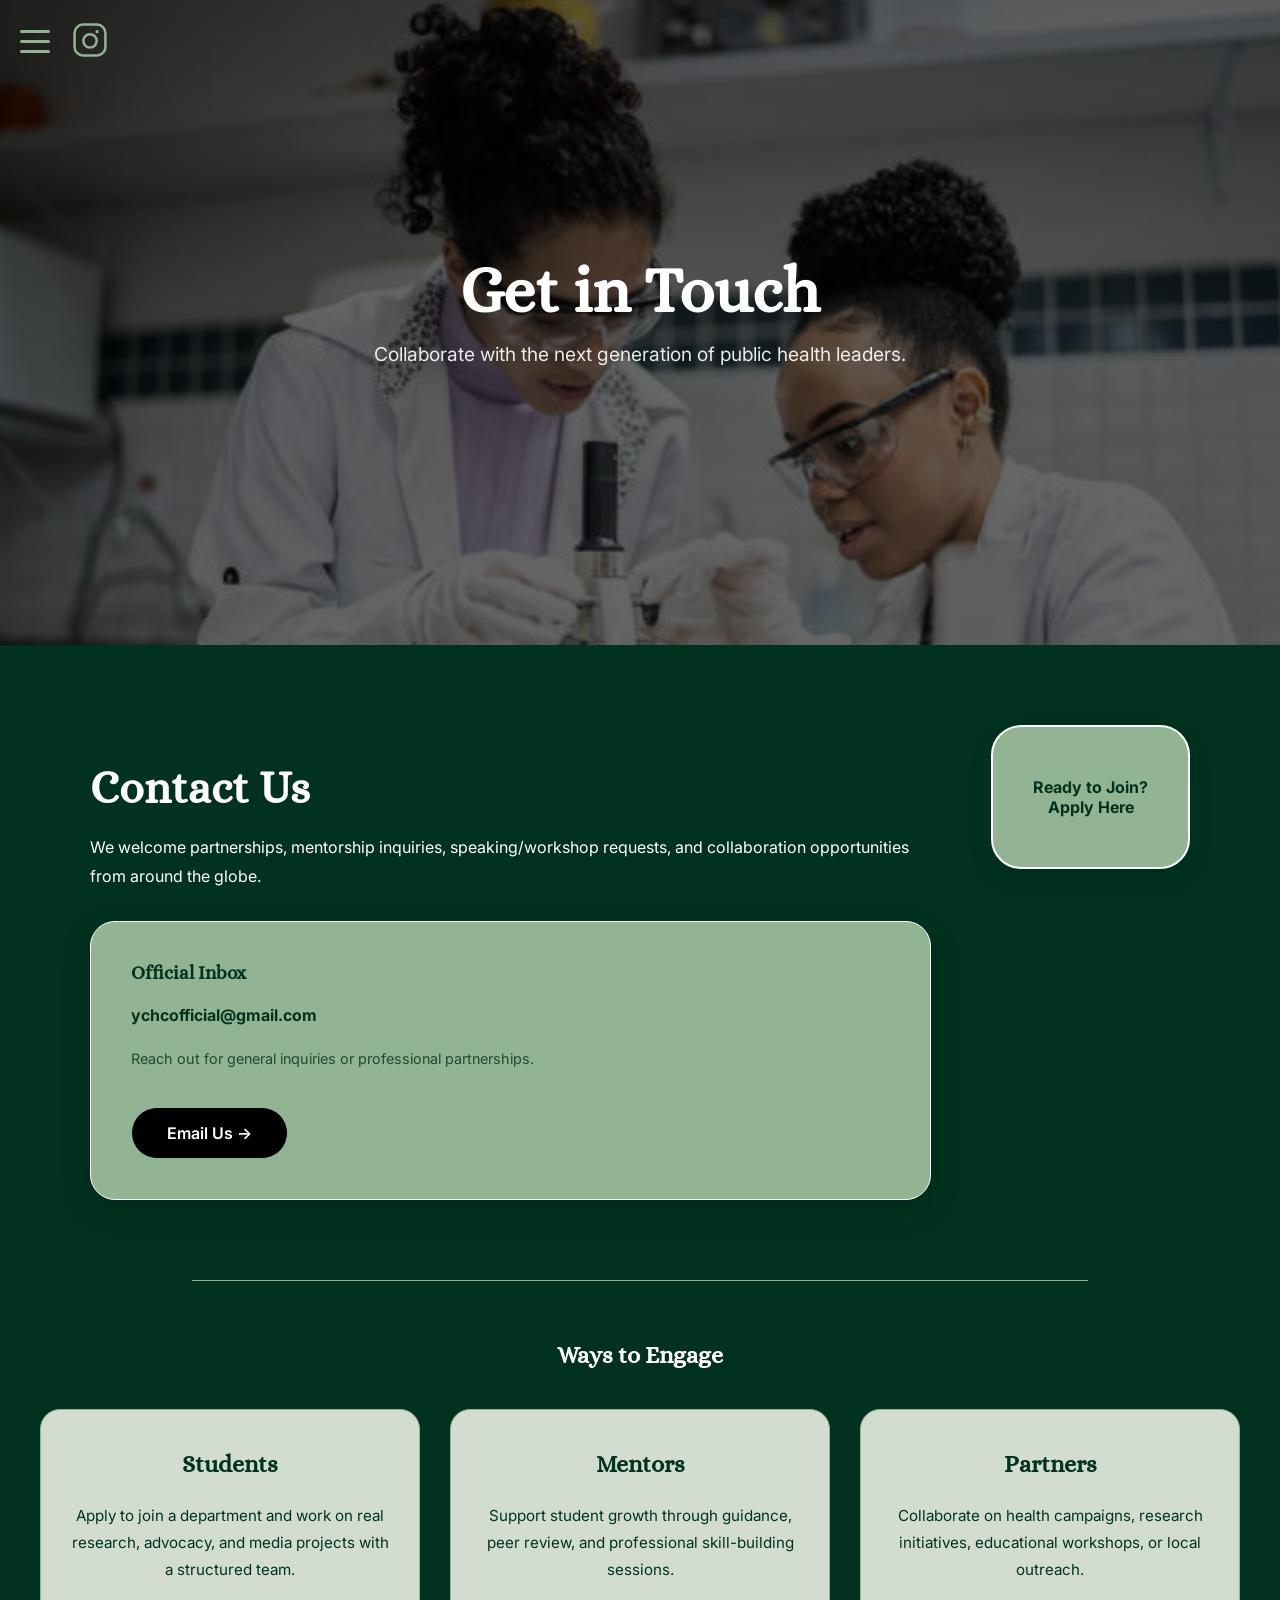
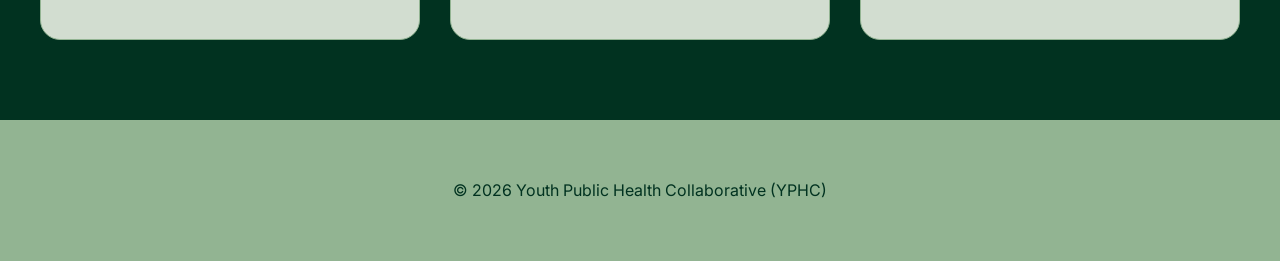
<file: contact.html>
<!DOCTYPE html>
<html lang="en">
<head>
    <meta charset="UTF-8">
    <meta name="viewport" content="width=device-width, initial-scale=1.0">
    <link rel="icon" type="image/png" href="ychcsymbol.png">
    <title>Contact | YPHC</title>
    <link rel="preconnect" href="https://fonts.googleapis.com">
    <link rel="preconnect" href="https://fonts.gstatic.com" crossorigin>
    <link href="https://fonts.googleapis.com/css2?family=Alice&family=Inter:wght@300;400;600;700&display=swap" rel="stylesheet">
    <link rel="stylesheet" href="navigation.css">
    <link rel="stylesheet" href="contact.css">
</head>
<body>

    <div class="navigation-menu">
        <input class="button" type="checkbox" id="menu-toggle">
        <a class="insta-link" href="https://www.instagram.com/ychc_pk?igsh=MWNhZjNhZ2EydjQ4" target="_blank" rel="noopener noreferrer" aria-label="Instagram">
            <svg viewBox="0 0 24 24" fill="currentColor" xmlns="http://www.w3.org/2000/svg">
                <path d="M7.75 2h8.5A5.75 5.75 0 0 1 22 7.75v8.5A5.75 5.75 0 0 1 16.25 22h-8.5A5.75 5.75 0 0 1 2 16.25v-8.5A5.75 5.75 0 0 1 7.75 2zm0 1.5A4.25 4.25 0 0 0 3.5 7.75v8.5A4.25 4.25 0 0 0 7.75 20.5h8.5A4.25 4.25 0 0 0 20.5 16.25v-8.5A4.25 4.25 0 0 0 16.25 3.5h-8.5zm8.5 2.5a1 1 0 1 1 0 2 1 1 0 0 1 0-2zm-4.25 1.75a4.75 4.75 0 1 1 0 9.5 4.75 4.75 0 0 1 0-9.5zm0 1.5a3.25 3.25 0 1 0 0 6.5 3.25 3.25 0 0 0 0-6.5z"/>
            </svg>
        </a>
        <label for="menu-toggle">
            <div class="navigation">
                <div class="line1 b"></div>
                <div class="line2 b"></div>
                <div class="line3 b"></div>
            </div>
        </label>
        <div class="menu">
            <div class="items">
                <ul>
                    <li class="item"><a href="home.html">Home</a></li>
                    <li class="item"><a href="index.html">About</a></li>
                    <li class="item"><a href="impact.html">Our Impact</a></li>
                    <li class="item"><a href="programs.html">Programs</a></li>
                    <li class="item"><a href="research.html">Research</a></li>
                    <li class="item"><a href="join.html">Join Us</a></li>
                    <li class="item"><a href="contact.html">Contact Us</a></li>
                    <li class="item"><a href="https://youthpublichealthcollaborative.vercel.app/index.html">YPHC Main</a></li>

                </ul>
            </div>
        </div>
    </div>

    <section class="hero">
        <div class="hero-text">
            <h1>Get in Touch</h1>
            <p>Collaborate with the next generation of public health leaders.</p>
        </div>
    </section>

    <section class="contact-main">
        <div class="about-container">
            <div class="about-text">
                <h1>Contact Us</h1>
                <p>We welcome partnerships, mentorship inquiries, speaking/workshop requests, and collaboration opportunities from around the globe.</p>
                
                <div class="contact-card-main">
                    <h3>Official Inbox</h3>
                    <p><strong>ychcofficial@gmail.com</strong></p>
                    <p class="mini">Reach out for general inquiries or professional partnerships.</p>
                    <a class="directory-btn" href="mailto:ychcofficial@gmail.com" style="display:inline-block; margin-top:20px;">Email Us →</a>
                </div>
            </div>
            
            <div class="about-button">
                 <a href="join.html" class="about-btn">Ready to Join? <br><strong>Apply Here</strong></a>
            </div>
        </div>
    </section>

    <hr class="hr">

    <section class="roles-section">
        <h1 style="margin-bottom: 40px;">Ways to Engage</h1>
        <div class="mission-points">
            <div class="point">
                <h3>Students</h3>
                <p>Apply to join a department and work on real research, advocacy, and media projects with a structured team.</p>
            </div>
            <div class="point">
                <h3>Mentors</h3>
                <p>Support student growth through guidance, peer review, and professional skill-building sessions.</p>
            </div>
            <div class="point">
                <h3>Partners</h3>
                <p>Collaborate on health campaigns, research initiatives, educational workshops, or local outreach.</p>
            </div>
        </div>
    </section>

    <footer class="footer">
        <div class="footer-content">
            <p>© <span id="y"></span> Youth Public Health Collaborative (YPHC)</p>
        </div>
    </footer>

    <script>document.getElementById("y").textContent = new Date().getFullYear();</script>
</body>
</html>
</file>
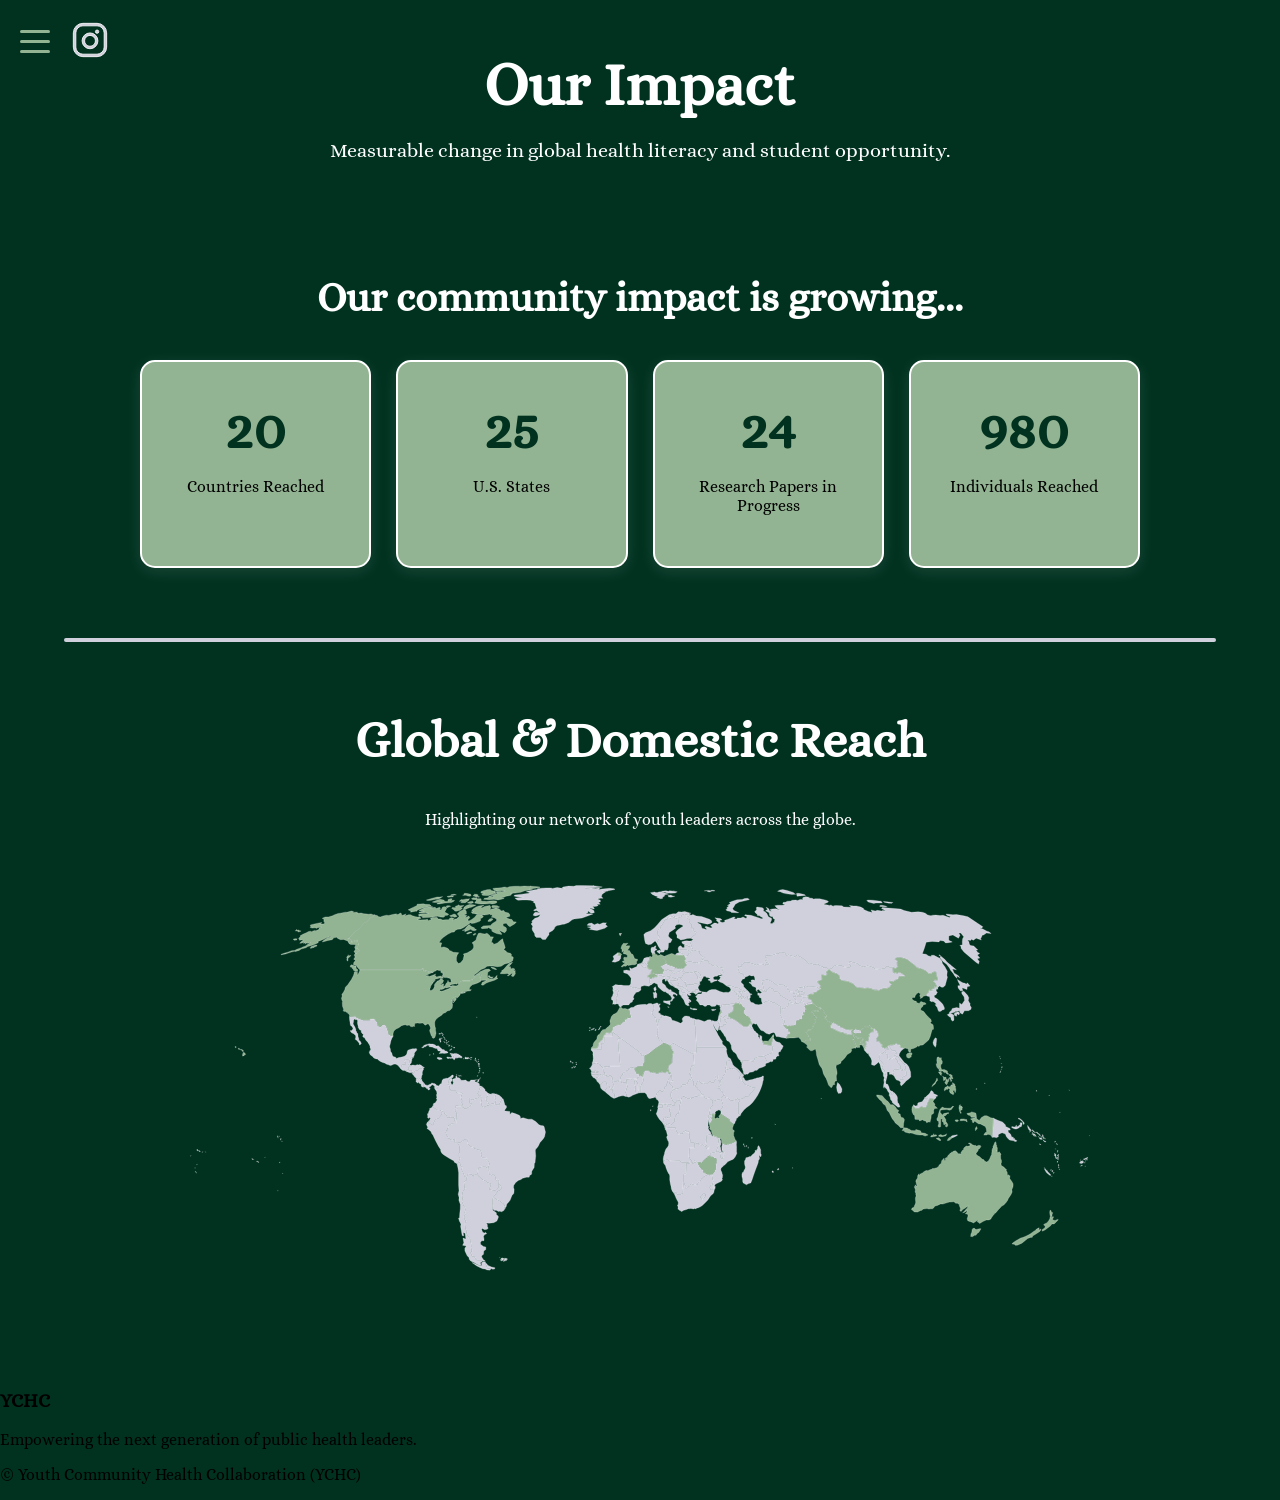
<file: impact.html>
<!DOCTYPE html>
<html lang="en">

<head>
    <meta charset="UTF-8">
    <meta name="viewport" content="width=device-width, initial-scale=1.0">
    <link rel="icon" type="image/png" href="ychcsymbol.png">
    <title>Impact | YCHC</title>
    <link rel="stylesheet" href="navigation.css">
    <link rel="stylesheet" href="impact.css">
    <link href="https://fonts.googleapis.com/css2?family=Alice&family=Inter:wght@400;600;700&display=swap"
        rel="stylesheet">
</head>

<body>
    <div class="navigation-menu">
        <input class="button" type="checkbox" id="menu-toggle">
        <a class="insta-link" href="https://www.instagram.com/ychc_pk?igsh=MWNhZjNhZ2EydjQ4" target="_blank" rel="noopener noreferrer" aria-label="Instagram">
            <svg viewBox="0 0 24 24" fill="currentColor" xmlns="http://www.w3.org/2000/svg">
                <path d="M7.75 2h8.5A5.75 5.75 0 0 1 22 7.75v8.5A5.75 5.75 0 0 1 16.25 22h-8.5A5.75 5.75 0 0 1 2 16.25v-8.5A5.75 5.75 0 0 1 7.75 2zm0 1.5A4.25 4.25 0 0 0 3.5 7.75v8.5A4.25 4.25 0 0 0 7.75 20.5h8.5A4.25 4.25 0 0 0 20.5 16.25v-8.5A4.25 4.25 0 0 0 16.25 3.5h-8.5zm8.5 2.5a1 1 0 1 1 0 2 1 1 0 0 1 0-2zm-4.25 1.75a4.75 4.75 0 1 1 0 9.5 4.75 4.75 0 0 1 0-9.5zm0 1.5a3.25 3.25 0 1 0 0 6.5 3.25 3.25 0 0 0 0-6.5z"/>
            </svg>
        </a>
        <label for="menu-toggle">
            <div class="navigation">
                <div class="line1 b"></div>
                <div class="line2 b"></div>
                <div class="line3 b"></div>
            </div>
        </label>
        <div class="menu">
            <div class="items">
                <ul>
                    <li class="item"><a href="home.html">Home</a></li>
                    <li class="item"><a href="index.html">About</a></li>
                    <li class="item"><a href="impact.html">Our Impact</a></li>
                    <li class="item"><a href="researchdomain.html">Research Domain</a></li>
                    <li class="item"><a href="research.html">Research</a></li>
                    <li class="item"><a href="join.html">Join Us</a></li>
                    <li class="item"><a href="contact.html">Contact Us</a></li>
                </ul>
            </div>
        </div>
    </div>

    <section class="hero">
        <div class="hero-text">
            <h1>Our Impact</h1>
            <p>Measurable change in global health literacy and student opportunity.</p>
        </div>
    </section>

    <section class="statistics" id="statistics-section">
        <h1>Our <strong>community impact</strong> is growing...</h1>
        <div class="statistics-grid">
            <div class="statistics-box">
                <span class="statistics-number" data-target="20">0</span>
                <p>Countries Reached</p>
            </div>
            <div class="statistics-box">
                <span class="statistics-number" data-target="25">0</span>
                <p>U.S. States</p>
            </div>
            <div class="statistics-box">
                <span class="statistics-number" data-target="24">0</span>
                <p>Research Papers in Progress</p>
            </div>
            <div class="statistics-box">
                <span class="statistics-number" data-target="2800">0</span>
                <p>Individuals Reached</p>
            </div>
        </div>
    </section>

    <hr class="hr">

    <section class="map-section">
        <h1>Global & Domestic Reach</h1>
        <p>Highlighting our network of youth leaders across the globe.</p>

        <div class="map-container">
            <div class="map-placeholder">
                <svg id = "world-map" baseprofile="tiny" fill="#ececec" height="857" stroke="black" stroke-linecap="round"
                    stroke-linejoin="round" stroke-width=".2" version="1.2" viewbox="0 0 2000 857" width="2000"
                    xmlns="http://www.w3.org/2000/svg">
                    <path
                        d="M1383 261.6l1.5 1.8-2.9 0.8-2.4 1.1-5.9 0.8-5.3 1.3-2.4 2.8 1.9 2.7 1.4 3.2-2 2.7 0.8 2.5-0.9 2.3-5.2-0.2 3.1 4.2-3.1 1.7-1.4 3.8 1.1 3.9-1.8 1.8-2.1-0.6-4 0.9-0.2 1.7-4.1 0-2.3 3.7 0.8 5.4-6.6 2.7-3.9-0.6-0.9 1.4-3.4-0.8-5.3 1-9.6-3.3 3.9-5.8-1.1-4.1-4.3-1.1-1.2-4.1-2.7-5.1 1.6-3.5-2.5-1 0.5-4.7 0.6-8 5.9 2.5 3.9-0.9 0.4-2.9 4-0.9 2.6-2-0.2-5.1 4.2-1.3 0.3-2.2 2.9 1.7 1.6 0.2 3 0 4.3 1.4 1.8 0.7 3.4-2 2.1 1.2 0.9-2.9 3.2 0.1 0.6-0.9-0.2-2.6 1.7-2.2 3.3 1.4-0.1 2 1.7 0.3 0.9 5.4 2.7 2.1 1.5-1.4 2.2-0.6 2.5-2.9 3.8 0.5 5.4 0z"
                        id="AF" name="Afghanistan">
                    </path>
                    <path class="Angola"
                        d="M 1121.2 572 1121.8 574 1121.1 577.1 1122 580.1 1121.1 582.5 1121.5 584.7 1109.8 584.6 1109 605.1 1112.6 610.3 1116.2 614.3 1105.8 616.9 1092.3 616 1088.5 613 1065.8 613.2 1065 613.7 1061.7 610.8 1058.1 610.6 1054.7 611.7 1052 612.9 1051.5 608.9 1052.4 603.2 1054.4 597.3 1054.7 594.6 1056.6 588.8 1058 586.2 1061.3 582 1063.2 579.1 1063.8 574.4 1063.5 570.7 1061.9 568.4 1060.4 564.5 1059.1 560.7 1059.4 559.3 1061.1 556.8 1059.5 550.6 1058.3 546.3 1055.5 542.2 1056.1 541 1058.4 540.1 1060.1 540.2 1062.1 539.5 1078.8 539.6 1080.1 544.3 1081.7 548.2 1083 550.3 1085.1 553.6 1088.9 553.1 1090.7 552.2 1093.8 553.1 1094.7 551.5 1096.2 547.8 1099.7 547.5 1100 546.4 1102.9 546.4 1102.4 548.7 1109.2 548.6 1109.3 552.7 1110.4 555.1 1109.5 559 1109.9 563 1111.7 565.4 1111.3 573 1112.7 572.4 1115.1 572.6 1118.6 571.6 1121.2 572 Z">
                    </path>
                    <path class="Angola"
                        d="M 1055.3 539 1053.8 534.2 1056.1 531.4 1057.8 530.3 1059.9 532.5 1057.9 533.9 1056.9 535.5 1056.7 538.3 1055.3 539 Z">
                    </path>
                    <path
                        d="M1088 228l0.4 1.2 1.4-0.6 1.2 1.7 1.3 0.7 0.6 2.3-0.5 2.2 1 2.7 2.3 1.5 0.1 1.7-1.7 0.9-0.1 2.1-2.2 3.1-0.9-0.4-0.2-1.4-3.1-2.2-0.7-3 0.1-4.4 0.5-1.9-0.9-1-0.5-2.1 1.9-3.1z"
                        id="AL" name="Albania">
                    </path>
                    <path
                        d="M1296.2 336.7l1.3 5.1-2.8 0 0 4.2 1.1 0.9-2.4 1.3 0.2 2.6-1.3 2.6 0 2.6-1 1.4-16.9-3.2-2.7-6.6-0.3-1.4 0.9-0.4 0.4 1.8 4.2-1 4.6 0.2 3.4 0.2 3.3-4.4 3.7-4.1 3-4 1.3 2.2z"
                        id="AE" name="United Arab Emirates">
                    </path>
                    <path class="Argentina"
                        d="M 669.1 851.7 666.1 851.5 661.1 851.5 655.1 837.9 658.2 840.7 662.5 845.3 670.3 849 677.6 850.5 676.8 853.5 672.4 853.8 669.1 851.7 Z">
                    </path>
                    <path class="Argentina"
                        d="M 638.6 644.7 649.9 655.1 654.5 656.1 661.8 660.9 667.7 663.4 668.8 666.2 664.6 676 670.4 677.7 676.7 678.7 680.9 677.7 685.2 672.7 685.5 667.1 688.1 665.8 691.3 669.6 691.7 674.7 687.5 678.2 684.2 680.8 678.9 687.1 672.9 695.8 672.4 701 672 707.6 673.2 714 672.3 715.4 672.7 719.5 673 722.9 680.8 728.4 681 732.8 684.9 735.6 685.2 738.7 681.9 746.9 674.9 750.4 664.7 751.7 658.7 751 660.8 754.9 660.9 759.6 662.7 762.8 660.2 765.1 655.1 766 649.5 763.6 648 765.3 650.5 771.6 654.5 773.5 656.8 771.5 659.3 774.8 655.1 776.8 652.2 780.8 653.4 787.1 653.3 790.5 648.5 790.5 645.5 793.7 645.6 798.5 652.1 803.1 657.3 804.3 657.5 810 652.9 813.5 652.3 820.8 648.8 823.2 647.9 826.1 652.1 832.6 656.7 836.1 654.6 835.8 649.7 834.8 637.6 834 634.1 830.4 632.2 825.8 629.1 826.2 626.5 823.9 623.4 817.4 626.1 814.6 626.2 810.7 624.4 807.5 625.1 802.1 624 793.8 622.2 790.1 624 788.9 622.6 786.5 619.8 785.3 620.6 782.6 617.5 780.2 613.8 772.9 615.5 771.6 612.2 763.8 611.4 757.3 611.2 751.6 613.7 749.3 610.4 743 608.8 737.2 611.8 733 610.4 727.6 612 721.4 610.6 715.5 609 714.3 604.1 703.2 606.2 696.6 604.5 690.4 605.4 684.5 608 678.5 611.3 674.5 609.3 672 610.1 669.9 608.5 659.2 614.1 656.1 615.3 649.4 614.4 647.8 618.4 642 625.9 643.6 629.6 648.2 631.2 643 637.6 643.3 638.6 644.7 Z">
                    </path>
                    <path
                        d="M1230.8 253l-1.8 0.2-2.8-3.7-0.2-1-2.3 0-1.9-1.7-1 0.1-2.4-1.8-4.2-1.6-0.1-3.1-1.3-2.2 7-1 1.4 1.6 2.2 1.1-0.7 1.6 3.2 2.2-1.1 2.1 2.6 1.7 2.5 1 0.9 4.5z"
                        id="AM" name="Armenia">
                    </path>
                    <path id = "AU" class="Australia"
                        d="M 1743 763.6 1746.7 765.8 1750 764.9 1754.9 763.7 1757.7 764.1 1753.2 771.7 1749.9 773.8 1745.9 779 1745.3 777.2 1738.7 781.6 1737.9 781.3 1734.9 781.1 1735.4 775.7 1737.4 771.5 1738 765.9 1740 763 1743 763.6 Z">
                    </path>
                    <path id = "AU" class="Australia"
                        d="M 1793.5 590.2 1794.7 595.2 1798.7 592.8 1800.1 595.5 1802.4 598 1801.3 600.9 1801.5 606.4 1801.7 609.6 1803 610.4 1803.4 615.9 1802.2 619.2 1803 623.5 1808.4 626.9 1811.6 629.9 1814.8 632.7 1813.7 634.3 1816 638.3 1816.5 645.3 1819.1 643.9 1820.6 646.6 1822.2 645.7 1821.5 652.5 1824.4 656.4 1826.3 658.8 1829.1 664 1829.1 669.2 1828.1 672.9 1826.3 676.8 1827 682.3 1824.5 688 1822.4 691 1818.6 696.7 1817.1 700.4 1814 705 1809 710.8 1803.5 714 1799.1 718.9 1795.8 722.1 1791.4 727.6 1787.7 730.8 1783.8 735.6 1780.7 740 1779.9 742.1 1775.6 744.3 1769.5 744.5 1763.2 747.2 1759.4 749.6 1754.6 752.4 1751.9 749.5 1749.3 748.4 1751.9 745.1 1748.4 746.3 1741.2 750.9 1737.6 749.2 1735.2 748.2 1732.4 747.7 1728.3 745.9 1727 741.9 1728.5 737.1 1728.9 733.8 1727.5 731.2 1722.8 730.5 1726 727.3 1726.9 722.6 1722.2 727 1716.9 728.2 1721.4 724.7 1723.9 721 1727.4 717.8 1729 713.1 1722.2 718.5 1717.9 720.7 1713.6 725.8 1710.6 723.2 1712.3 719.8 1710.9 715.1 1709.1 712.7 1710.7 711.2 1705.4 707.3 1701.6 707.2 1697.6 704 1687.7 704.6 1679.8 706.9 1672.9 709.1 1667.9 708.7 1660.9 712 1655.6 713.4 1653.3 716.8 1650.3 719.4 1645.6 719.6 1642 720.1 1637.8 719 1633.6 719.7 1629.8 720 1625.3 723.4 1623.8 723.1 1620.4 724.9 1617 726.9 1613.2 726.7 1609.7 726.7 1605.6 722.6 1603.2 721.4 1604.7 717.7 1607.6 716.8 1609.1 715.4 1609.7 713.1 1612 708.6 1612.7 704.8 1612 698.3 1612.2 694.6 1613.6 691 1612.7 686.8 1613 684.9 1611.3 682.3 1612 677.3 1610.1 672.2 1610 669.5 1611.8 672.3 1611.3 666.3 1613.6 668.2 1614.7 670.7 1615.3 667.4 1613.7 662.3 1613.6 660.3 1612.8 658.4 1614.1 654.7 1615.6 653.1 1616.9 649.9 1617 646.1 1620.1 641.5 1619.7 646.4 1622.8 642 1627.7 639.8 1630.9 637.1 1635.6 634.7 1638.2 634.2 1639.6 635 1644.4 632.6 1647.9 631.9 1649 630.5 1650.5 629.9 1653.6 630.1 1659.8 628.2 1663.3 625.3 1665.3 621.9 1669.2 618.7 1669.9 616.1 1670.6 612.6 1675.5 607.1 1676.9 612.7 1679.5 611.4 1678 608.4 1680.3 605.3 1682.5 606.7 1684 601.8 1687.5 598.6 1689.3 596.1 1692.2 595 1692.6 593.2 1694.9 593.9 1695.3 592.3 1697.9 591.4 1700.7 590.5 1704.4 593.5 1707 597.3 1710.5 597.3 1714 597.9 1713.3 594.4 1716.8 589.3 1719.5 587.6 1718.9 586 1721.8 582.3 1725.5 580 1728.2 580.8 1733.1 579.6 1733.4 576.3 1729.5 574.2 1732.6 573.3 1736.2 574.9 1738.9 577.5 1743.4 579.1 1745.1 578.5 1748.4 580.5 1751.9 578.6 1753.9 579.2 1755.4 577.9 1757.6 581.1 1755.6 584.6 1753.1 587.2 1751.2 587.4 1751.5 589.9 1749.3 593.1 1746.8 596.3 1747 598.1 1750.8 601.7 1754.8 603.7 1757.3 605.9 1760.6 609.7 1762.2 609.7 1764.8 611.4 1765.3 613.4 1770.2 615.5 1774.3 613.3 1776.1 609.9 1777.8 607 1779.1 603.5 1781.7 598.4 1781.5 595.3 1782.2 593.4 1782.1 589.8 1783.5 584.9 1784.8 583.6 1784.2 581.5 1786 578.1 1787.5 574.6 1787.9 572.7 1790.2 570.3 1791.5 573.5 1791.4 577.5 1792.7 578.3 1792.6 581 1794.2 584.2 1794.1 587.9 1793.5 590.2 Z">
                    </path>
                    <path
                        d="M1070.6 190.8l-0.3 0.8 0.7 2.1-0.2 2.6-2.8 0 1.1 1.4-1.3 4-0.9 1.1-4.4 0.1-2.4 1.5-4.2-0.5-7.3-1.7-1.3-2.1-4.9 1.1-0.5 1.2-3.1-0.9-2.6-0.2-2.3-1.2 0.7-1.5-0.2-1.1 1.4-0.3 2.7 1.7 0.6-1.7 4.4 0.3 3.5-1.1 2.4 0.2 1.7 1.3 0.4-1.1-1-4.1 1.7-0.8 1.6-2.9 3.8 2.1 2.6-2.6 1.7-0.5 4 1.9 2.3-0.3 2.4 1.2z"
                        id="AT" name="Austria">
                    </path>
                    <path class="Azerbaijan"
                        d="M 1229 253.2 1225.2 252.3 1222 249.4 1220.8 246.9 1221.8 246.8 1223.7 248.5 1226 248.5 1226.2 249.5 1229 253.2 Z">
                    </path>
                    <path class="Azerbaijan"
                        d="M 1235.3 236.2 1237.8 233.6 1241.3 236.9 1244.9 241.5 1247.4 241.8 1249.3 243.5 1245.1 244 1245.2 249 1244.8 251.2 1243.1 252.7 1243.9 255.8 1242.6 256.2 1238.7 252.8 1239.9 249.7 1238 247.8 1236.1 248.3 1230.8 253 1229.9 248.5 1227.4 247.5 1224.8 245.8 1225.9 243.7 1222.7 241.5 1223.4 239.9 1221.2 238.8 1219.8 237.2 1220.9 236.1 1225.1 238 1228 238.3 1228.6 237.6 1225.3 234.1 1226.5 233.3 1228 233.5 1232.3 237.3 1234.7 237.8 1235.3 236.2 Z">
                    </path>
                    <path
                        d="M1154.9 530.4l-0.6 0.1 0-0.3-2-6.1-0.01-0.06-0.09-1.04-1.4-2.9 3.5 0.5 1.7-3.7 3.1 0.4 0.3 2.5 1.2 1.5 0 2.1-1.4 1.3-2.3 3.4-2 2.3z"
                        id="BI" name="Burundi">
                    </path>
                    <path
                        d="M1016.5 177.1l-0.4 4.2-1.3 0.2-0.4 3.5-4.4-2.9-2.5 0.5-3.5-2.9-2.4-2.5-2.2-0.1-0.8-2.2 3.9-1.2 3.6 0.5 4.5-1.3 3.1 2.7 2.8 1.5z"
                        id="BE" name="Belgium">
                    </path>
                    <path
                        d="M1006.7 427l-0.2 2.1 1.3 3.8-1.1 2.6 0.6 1.7-2.8 4-1.7 2-1.1 4 0.2 4.1-0.3 10.3-4.7 0.8-1.4-4.4 0.3-14.8-1.2-1.3-0.2-3.2-2-2.2-1.7-1.9 0.7-3.4 2-0.7 1.1-2.8 2.8-0.6 1.2-1.9 1.9-1.9 2 0 4.3 3.7z"
                        id="BJ" name="Benin">
                    </path>
                    <path
                        d="M988.5 406l-0.5 3.1 0.8 2.9 3.1 4.2 0.2 3.1 6.5 1.5-0.1 4.4-1.2 1.9-2.8 0.6-1.1 2.8-2 0.7-4.9-0.1-2.6-0.5-1.8 1-2.5-0.5-9.8 0.3-0.2 3.7 0.8 4.8-3.9-1.6-2.6 0.2-2 1.6-2.5-1.3-1-2.2-2.5-1.4-0.4-3.7 1.6-2.7-0.2-2.2 4.5-5.3 0.9-4.4 1.5-1.6 2.7 0.9 2.4-1.3 0.8-1.7 4.3-2.8 1.1-2 5.3-2.7 3.1-0.9 1.4 1.2 3.6 0z"
                        id="BF" name="Burkina Faso">
                    </path>
                    <path
                        d="M1500.6 360.3l0.6 4.6-2.1-1 1.1 5.2-2.1-3.3-0.8-3.3-1.5-3.1-2.8-3.7-5.2-0.3 0.9 2.7-1.2 3.5-2.6-1.3-0.6 1.2-1.7-0.7-2.2-0.6-1.6-5.3-2.6-4.8 0.3-3.9-3.7-1.7 0.9-2.3 3-2.4-4.6-3.4 1.2-4.4 4.9 2.8 2.7 0.3 1.2 4.5 5.4 0.9 5.1-0.1 3.4 1.1-1.6 5.4-2.4 0.4-1.2 3.6 3.6 3.4 0.3-4.2 1.5 0 4.4 10.2z"
                        id="BD" name="Bangladesh">
                    </path>
                    <path
                        d="M1132.6 221.6l-2.3 2.6-1.3 4.5 2.1 3.6-4.6-0.8-5 2 0.3 3.2-4.6 0.6-3.9-2.3-4 1.8-3.8-0.2-0.8-4.2-2.8-2.1 0.7-0.8-0.6-0.8 0.6-2 1.8-2-2.8-2.7-0.7-2.4 1.1-1.4 1.8 2.6 1.9-0.4 4 0.9 7.6 0.4 2.3-1.6 5.9-1.5 4 2.3 3.1 0.7z"
                        id="BG" name="Bulgaria">
                    </path>
                    <path
                        d="M1083 214.3l1.9-0.1-1.1 2.8 2.7 2.5-0.5 2.9-1.1 0.3-0.9 0.6-1.6 1.5-0.4 3.5-4.8-2.4-2.1-2.7-2.1-1.4-2.5-2.4-1.3-1.9-2.7-3 0.8-2.6 2 1.5 1-1.4 2.3-0.1 4.5 1.1 3.5-0.1 2.4 1.4z"
                        id="BA" name="Bosnia and Herzegovina">
                    </path>
                    <path
                        d="M1141.6 162.7l-3.9-0.2-0.8 0.6 1.5 2 2 4-4.1 0.3-1.3 1.4 0.3 3.1-2.1-0.6-4.3 0.3-1.5-1.5-1.7 1.1-1.9-0.9-3.9-0.1-5.7-1.5-4.9-0.5-3.8 0.2-2.4 1.6-2.3 0.3-0.5-2.8-1.9-2.8 2.8-1.3-0.4-2.4-1.7-2.3-0.6-2.7 4.7 0 4.8-2.3 0.5-3.4 3.6-2-1-2.7 2.7-1 4.6-2.3 5.3 1.5 0.9 1.5 2.4-0.7 4.8 1.4 1.1 2.9-0.7 1.6 3.8 4 2.1 1.1 0 1.1 3.4 1.1 1.7 1.6-1.6 1.3z"
                        id="BY" name="Belarus">
                    </path>
                    <path
                        d="M487.8 399.8l-1.7 0 1.3-7.2 0.7-5.1 0.1-1 0.7-0.3 0.9 0.8 2.5-3.9 1.1-0.1-0.1 1 1 0-0.3 1.8-1.3 2.7 0.4 1-0.9 2.3 0.3 0.6-1 3.3-1.3 1.7-1.1 0.2-1.3 2.2z"
                        id="BZ" name="Belize">
                    </path>
                    <path
                        d="M662.5 631.4l-0.3-2-5.4-3.3-5.2-0.1-9.6 1.9-2.1 5.6 0.2 3.5-1.5 7.7-1-1.4-6.4-0.3-1.6 5.2-3.7-4.6-7.5-1.6-4 5.8-3.9 0.9-3.1-8.9-3.7-7.2 1.1-6.2-3.2-2.7-1.2-4.6-3.2-4.4 2.9-6.9-2.9-5.4 1.1-2.2-1.2-2.4 1.9-3.2-0.3-5.4 0-4.6 1.1-2.1-5.5-10.4 4.2 0.6 2.9-0.2 1.1-1.9 4.8-2.6 2.9-2.4 7.3-1.1-0.4 4.8 0.9 2.5-0.3 4.3 6.5 5.7 6.4 1.1 2.3 2.4 3.9 1.3 2.5 1.8 3.5 0 3.4 1.9 0.5 3.7 1.2 1.9 0.3 2.7-1.7 0.1 2.8 7.5 10.7 0.3-0.5 3.7 0.8 2.5 3.2 1.8 1.7 4-0.6 5.1-1.3 2.8 0.8 3.6-1.6 1.4z"
                        id="BO" name="Bolivia">
                    </path>
                    <path
                        d="M665.8 489.6l3.1 0.6 0.6-1.4-1-1.2 0.6-1.9 2.3 0.6 2.7-0.7 3.2 1.4 2.5 1.3 1.7-1.7 1.3 0.2 0.8 1.8 2.7-0.4 2.2-2.5 1.8-4.7 3.4-5.9 2-0.3 1.3 3.6 3 11.2 3.1 1.1 0.1 4.4-4.3 5.3 1.7 1.9 10.1 1 0.2 6.5 4.3-4.2 7.1 2.3 9.5 3.9 2.8 3.7-0.9 3.6 6.6-2 11 3.4 8.5-0.2 8.4 5.3 7.4 7.2 4.4 1.8 4.8 0.3 2.1 2 2 8.2 1.1 3.9-2.1 10.6-2.7 4.2-7.7 8.9-3.4 7.3-4 5.5-1.4 0.2-1.3 4.7 0.9 12-1.1 9.9-0.3 4.2-1.6 2.6-0.5 8.6-5.2 8.3-0.5 6.7-4.3 2.7-1.1 3.9-6 0-8.5 2.4-3.7 2.9-6 1.9-6.1 5.1-4.1 6.4-0.3 4.8 1.3 3.5-0.3 6.5-0.8 3.1-3.4 3.6-4.5 11.3-4 5-3.2 3.1-1.5 6.1-2.9 3.6-2.1-3.6 1.8-3.1-3.8-4.3-4.8-3.6-6.3-4.1-1.9 0.2-6.3-5-3.4 0.7 6-8.7 5.3-6.3 3.3-2.6 4.2-3.5-0.4-5.1-3.2-3.8-2.6 1.3 0.7-3.7 0.3-3.8-0.3-3.6-2.1-1.1-2 1-2.1-0.3-0.8-2.4-1.1-5.9-1.2-1.9-3.9-1.8-2.2 1.3-5.9-1.3-0.4-8.7-2-3.5 1.6-1.4-0.8-3.6 1.3-2.8 0.6-5.1-1.7-4-3.2-1.8-0.8-2.5 0.5-3.7-10.7-0.3-2.8-7.5 1.7-0.1-0.3-2.7-1.2-1.9-0.5-3.7-3.4-1.9-3.5 0-2.5-1.8-3.9-1.3-2.3-2.4-6.4-1.1-6.5-5.7 0.3-4.3-0.9-2.5 0.4-4.8-7.3 1.1-2.9 2.4-4.8 2.6-1.1 1.9-2.9 0.2-4.2-0.6-3.2 1.1-2.6-0.7-0.1-9.7-4.4 3.7-5-0.1-2.3-3.5-3.8-0.3 1-2.8-3.3-3.9-2.6-5.8 1.5-1.1-0.2-2.8 3.4-1.8-0.7-3.5 1.4-2.2 0.3-3 6.3-4.4 4.6-1.2 0.8-1 5.1 0.3 2.2-17.6 0.1-2.8-0.9-3.6-2.6-2.4 0.1-4.7 3.2-1 1.1 0.7 0.2-2.5-3.3-0.7 0-4 11 0.2 1.9-2.3 1.6 2.1 1 3.8 1.1-0.8 3.1 3.4 4.4-0.4 1.1-2 4.2-1.5 2.4-1.1 0.7-2.7 4.1-1.8-0.3-1.4-4.8-0.5-0.7-4.1 0.3-4.3-2.5-1.6 1.1-0.6 4.1 0.8 4.5 1.6 1.7-1.5 4.1-1 6.4-2.4 2.1-2.5-0.7-1.8 3-0.2 1.2 1.4-0.8 2.9 2 0.9 1.2 3-1.6 2.3-1 5.4 1.4 3.3 0.3 3 3.5 3 2.8 0.3 0.6-1.3 1.8-0.3 2.6-1.1 1.8-1.7 3.2 0.6 1.3-0.3z"
                        id="BR" name="Brazil">
                    </path>
                    <path d="M1633.1 472.8l2.2-2.4 4.6-3.6-0.1 3.2-0.1 4.1-2.7-0.2-1.1 2.2-2.8-3.3z" id="BN"
                        name="Brunei Darussalam">
                    </path>
                    <path
                        d="M1488.8 323.5l2.6 2.1 0.5 3.9-4.5 0.2-4.7-0.4-3.2 1-5.5-2.5-0.4-1.2 2.6-4.8 2.6-1.6 4.3 1.4 2.9 0.2 2.8 1.7z"
                        id="BT" name="Bhutan">
                    </path>
                    <path
                        d="M1127.6 615.7l1.9 5.1 1.1 1.2 1.6 3.7 6.1 7 2.3 0.7-0.1 2.3 1.5 4.1 4.3 1 3.4 2.9-8.1 4.7-5.2 4.8-2 4.3-1.8 2.4-3 0.5-1.2 3.1-0.6 2-3.6 1.4-4.5-0.3-2.5-1.8-2.3-0.7-2.8 1.4-1.5 3.1-2.7 1.9-2.8 2.9-4 0.7-1.1-2.3 0.6-3.9-3-6.1-1.4-1 0.6-18.7 5.5-0.2 0.8-22.9 4.2-0.2 8.7-2.3 2 2.7 3.7-2.5 1.7 0 3.2-1.5 1 0.5z"
                        id="BW" name="Botswana">
                    </path>
                    <path
                        d="M1121.3 446.5l3.9 2.5 3.1 2.6 0.1 2.1 3.9 3.3 2.4 2.8 1.4 3.8 4.3 2.6 0.9 2-1.8 0.7-3.7-0.1-4.2-0.7-2.1 0.5-0.9 1.6-1.8 0.2-2.2-1.4-6.3 3.2-2.6-0.6-0.8 0.5-1.6 3.9-4.3-1.3-4.1-0.6-3.6-2.4-4.7-2.2-3 2.1-2.2 3.2-0.5 4.5-3.6-0.3-3.9-1.1-3.3 3.4-3 6-0.6-1.9-0.3-2.9-2.6-2.1-2.1-3.3-0.5-2.3-2.7-3.4 0.5-1.9-0.6-2.7 0.4-5 1.4-1.1 2.8-6.5 4.6-0.5 1-1.7 1 0.2 1.4 1.4 7.1-2.4 2.4-2.5 2.9-2.3-0.6-2.2 1.6-0.6 5.5 0.4 5.2-3 4-7 2.8-2.6 3.6-1.1 0.7 2.7 3.3 4 0 2.7-0.8 2.6 0.4 2 1.9 1.9 0.5 0.3z"
                        id="CF" name="Central African Republic">
                    </path>
                    <path id="CN" class="Canada"
                        d="M 665.9 203.6 669.3 204.5 674 204.3 670.7 206.9 668.7 207.3 663.2 204.6 662.6 202.5 665.1 200.6 665.9 203.6 Z">
                    </path>
                    <path id="CN" class="Canada"
                        d="M 680.3 187.6 677.9 187.7 672.1 185.8 668.6 182.8 670.5 182.3 676.4 183.9 680.6 186.5 680.3 187.6 Z">
                    </path>
                    <path id="CN" class="Canada"
                        d="M 372.4 191.3 369.3 192.2 363 189.4 363 187.2 360.1 185 360.4 183.2 356.1 182.1 356.7 178.7 358.2 177.3 362.3 178.6 364.7 179.6 368.8 180.2 369 182.4 369.4 185.3 372.6 187.9 372.4 191.3 Z">
                    </path>
                    <path id="CN" class="Canada"
                        d="M 711.5 177.8 706.5 183.2 710.4 181.1 713.3 182.5 710.9 184.6 714.7 186.3 717.5 184.8 721.8 186.7 719 191.3 722.8 190.2 722.5 193.5 723 197.4 719.4 203 717 203.2 714.1 202 716.6 196.9 715.4 196.1 708.1 201.5 705.1 201.3 709.5 198.3 705.1 196.8 699.6 197.2 690 197 689.8 195.2 693.6 192.9 691.9 191.3 697.3 187.5 705.5 177.6 709.7 174.1 714.7 172 716.8 172.2 715.3 173.9 711.5 177.8 Z">
                    </path>
                    <path id="CN" class="Canada"
                        d="M 351.5 156.4 353 157.2 358 156.7 350.8 163.6 351.1 168.6 349.2 168.6 348.5 165.8 349 162.9 348.2 161 349.5 158.3 351.5 156.4 Z">
                    </path>
                    <path id="CN" class="Canada"
                        d="M 634.9 108.9 631.3 111.9 629.6 111.4 629.5 109.7 629.9 109.3 632.7 107.6 634.4 107.7 634.9 108.9 Z">
                    </path>
                    <path id="CN" class="Canada"
                        d="M 625.2 105.7 618 108.9 615 108.7 615 107.2 620 104.5 626 104.6 625.2 105.7 Z">
                    </path>
                    <path id="CN" class="Canada"
                        d="M 622.1 88.9 621.2 91.4 623.9 90.5 625.4 92 628.9 94 632.7 95.7 631.3 98.4 634.8 98 636.7 99.9 631.7 101.7 625.8 100.3 625 97.7 618.7 100.8 610.5 103.7 611.2 100.4 604.9 100.9 610.6 98.1 614.2 93.6 619.3 88.5 622.1 88.9 Z">
                    </path>
                    <path id="CN" class="Canada"
                        d="M 667 80.6 662.1 80.9 662.8 78.2 666.6 75.1 670.9 74.4 673.2 75.9 671.7 78.2 670.8 79 667 80.6 Z">
                    </path>
                    <path id="CN" class="Canada"
                        d="M 592.5 69.9 588.4 71.8 584.2 70.2 580.3 70.7 576.9 68.3 581.9 66.6 586.8 64.3 589.8 65.8 591.4 66.8 591.8 67.8 592.5 69.9 Z">
                    </path>
                    <path id="CN" class="Canada"
                        d="M 645.5 212.5 643.3 208.9 646.2 200.4 644.6 198.6 640.9 199.6 639.8 198 634.3 202.7 631.1 207.6 628.3 210.5 625.8 211.5 624.1 211.8 623 213.3 613.7 213.3 605.9 213.4 603.2 214.5 596.4 218.9 596.4 218.8 595.5 218.4 593.5 219.3 591.6 220.6 589.8 219.5 585.1 220.3 581.2 221.2 579.3 222 577 224.1 578.8 224.8 580.5 224.4 580.8 224.4 580.5 226.3 575.7 227 572.9 227.8 571.2 228.8 568.6 228.2 567 228.5 564.1 230.3 559.5 232.3 556.8 231.9 558.8 229.7 562.5 226.2 566.6 224.1 567.7 222.3 568.6 219.3 572.4 215.8 573.3 211.8 574.4 215.7 578.2 216.6 580.6 214.5 579.2 209.7 578.3 207.7 574.3 206.5 570.5 205.8 566.6 205.8 563.2 205 562.8 203.6 561.4 204.5 560.2 204.3 562.1 202.2 560.3 201.4 562.2 199 561 197.2 562.7 195.4 557.5 194.5 557.4 190.9 556.6 190.1 553.3 189.9 549.2 188.7 547.7 189.5 545.9 191 542.6 192 539.5 194.5 534.1 192.8 529.7 193.6 525.8 191.7 521.2 190.7 517.9 190.3 516.9 189.3 517.8 185.9 516.1 185.9 514.8 188.3 504.6 188.3 487.6 188.3 470.8 188.3 455.9 188.3 441.1 188.3 426.4 188.3 411.3 188.3 406.5 188.3 391.8 188.3 377.7 188.3 377 188.3 371.6 182.2 370 179.5 363 176.9 364.3 171.4 367.9 167.7 363.8 165 366.9 160.1 364.8 155.7 367.3 152.5 372.4 149.6 375.6 145.8 371 142 372.4 135.1 373.5 130.9 371.9 128.2 371.1 125.8 371.7 122.7 365.2 124.6 357.6 127.9 357.3 124.1 356.8 121.5 354 119.9 349.8 119.7 385.4 87 410 66.6 416 67.9 419.3 70.5 423 71 429.3 68.8 436.3 67.1 441.6 67.7 450.5 65.4 458.7 64.1 458.9 66.3 463.4 65 467.3 62.5 469.4 63.1 470.8 67.9 480.3 64.2 476.4 68.3 482.4 67.4 485.6 65.9 490.2 66.2 494.1 68.4 501.6 70.4 506.3 71.3 510.7 71 513.6 73.8 505.1 76.5 511.5 77.6 523.4 77 527.8 76 529.2 79.3 536.3 76.6 534.2 74.2 538.7 72.4 543.9 72.1 547.8 71.6 549.9 72.9 551.4 75.8 556.4 75.4 561.7 77.9 568.9 77 574.9 77.1 577.3 73.7 581.8 72.8 586.7 74.6 582.4 79.8 588.6 75.4 591.8 75.6 598.2 70.1 596.6 66.8 593.7 64.6 599.2 58.7 607.4 54.9 611.9 55.8 613.9 58.1 614.3 64.1 608.5 66.7 615.2 67.8 610.8 73.3 619.7 69.1 621.9 72.6 617.6 76.6 618.9 80.3 626.2 76.4 632.7 71.6 637.4 65.7 642.9 66.1 648.3 66.9 651.9 69.6 650.2 72.3 645.1 75.2 646 78.1 643.6 80.8 632.7 84.7 626.2 85.6 623 83.9 619.7 86.7 612.3 91.4 609.3 93.9 601.6 97.7 595.1 98.1 590 100.5 587.1 104.3 581.4 105 572.7 109.7 563.3 116.2 558.3 120.8 553.4 127.7 559.4 128.7 557.9 134.2 557.1 138.8 564.4 137.6 571.4 140.2 574.7 142.5 576.4 145.3 581.3 147 584.9 149.5 592.5 149.9 597.3 150.5 593.7 155.7 592 161.8 592.1 168.7 596.5 174.6 601.2 172.6 606.8 166.2 609.1 156.6 607.4 153.4 616.4 150.5 623.9 146.3 628.7 142.1 630.4 138.1 630 133 626.8 128.5 635.7 122.3 636.7 117 640.6 108 644.4 106.6 651.1 108.2 655.3 108.8 659.8 107.2 662.9 109.2 666.5 112.6 666.7 114.8 674.4 115.3 671.8 120.2 669.5 127.6 673.3 128.6 674.9 132.1 683.1 128.8 690.6 122.2 694.8 119.5 695.9 124.8 698.5 132.3 700.5 139.5 697.1 143.3 701.9 146.7 704.8 150.1 711.7 151.7 714.1 153.6 714.1 158.8 717.5 159.6 718.6 161.9 716.6 168.8 712.3 171.1 708.1 173.3 699.3 175.5 691.4 180.5 682.8 181.6 672.7 180.2 665.4 180.2 660.1 180.6 654.4 185.1 647 187.9 636.9 196.1 629 201.9 633.7 200.9 644.6 192.6 656.9 187.4 664.5 186.8 667.8 189.9 661.7 194.1 661.1 200.8 661.2 205.6 666.8 208.7 675.4 207.8 682.6 200.7 681.6 205.3 684.1 207.6 676.7 211.7 664.3 215.5 658.5 218 651.3 222.6 647.6 222.1 649.1 216.8 659.5 211.5 651.4 211.7 645.5 212.5 Z">
                    </path>
                    <path id="CN" class="Canada"
                        d="M 539 48.7 534.3 51.1 544.8 49.6 547.4 52.2 554.7 49.5 556.5 51.2 554.3 56.3 558.6 54.2 561.4 48.9 565.7 48.1 568.7 48.9 570.9 51 568.2 56.1 565.8 59.8 570 62.4 575 65 572.4 67.3 565.3 67.8 566.1 69.8 562.9 71.8 556.2 71 550.5 69.5 545.4 69.8 535.9 71.7 524.6 72.5 516.7 73 517 70.4 512.9 69 508.6 69.6 508 65.3 511.3 64.7 518.6 63.8 524.1 64.1 530.3 63.1 523.8 61.9 514.7 62.3 509 62.2 509 60.3 520.7 58.1 514.4 58.2 509 56.8 516.8 52.9 522 50.8 536.2 47.7 539 48.7 Z">
                    </path>
                    <path id="CN" class="Canada" d="M 578.5 47.2 571.5 50.6 569.2 47 571.3 46.2 576.8 46 578.5 47.2 Z">
                    </path>
                    <path id="CN" class="Canada"
                        d="M 687.1 48.8 686.4 50.2 682.3 50.1 678.2 50 673.3 50.7 672.4 50.3 670.3 47.6 672 45.8 674.2 45.4 682.6 46 687.1 48.8 Z">
                    </path>
                    <path id="CN" class="Canada"
                        d="M 647.3 48.5 647.6 51.7 654.8 47.6 666.5 45.5 668.8 50.8 665.6 54.2 674.6 52.7 679.9 50.6 686.7 53.2 690.4 55.7 689.3 58 697.5 56.8 699.4 60.2 707.8 62.3 710 64.4 710.9 69.5 701.8 72 709.5 75.6 715.4 76.8 718.7 81.8 725.2 82.2 721.9 86.1 711 92.6 707 90.2 703.2 84.8 697.3 85.5 695 88.8 697.7 92 702.2 94.6 703.2 96.1 703.1 101.8 699.5 105.9 694.8 104.3 686.2 99.8 689.8 104.7 692.6 108.2 692.3 110.2 681.4 107.9 673.8 104.5 670 101.8 672.4 100.1 667.6 97.2 662.9 94.5 662 96.1 648.9 97 646.5 95.1 651.9 90.9 660 90.8 669.3 90.1 669.1 88.1 672.2 85.3 681 79.9 681.4 77.4 680.9 75.6 676.2 72.9 669.1 71.1 672.6 69.7 670.6 66.3 667.2 66 665.3 64.2 662 65.8 654.1 66.5 640.1 65.3 632.7 63.7 626.8 62.9 624.9 61 631.2 58.6 625.5 58.6 628.8 53.3 635.9 48.7 641.9 46.6 653.1 45.2 647.3 48.5 Z">
                    </path>
                    <path id="CN" class="Canada"
                        d="M 596.9 45 600.5 46.1 608.1 45.4 607.6 46.9 601.5 49.4 605.3 51.6 600.1 56.3 591.7 58.3 588.3 57.9 587.4 55.9 581.5 51.9 583.2 50.2 590.6 50.8 589.7 47.5 596.9 45 Z">
                    </path>
                    <path id="CN" class="Canada"
                        d="M 619.5 50.5 611.7 54.4 607.3 54.2 609.1 49.6 611.7 47.1 615.9 44.9 621.1 43.5 629 43.7 635.2 44.9 625.1 49.5 619.5 50.5 Z">
                    </path>
                    <path id="CN" class="Canada"
                        d="M 503.7 57.7 490.2 60.3 490.8 58 484.8 55.2 489.2 53 496.7 49.2 504.3 45.8 504.7 42.7 518.7 41.9 522.9 43 532.4 43.3 534.3 44.7 535.9 46.9 529.4 48.2 515.5 51.8 506.3 55.5 503.7 57.7 Z">
                    </path>
                    <path id="CN" class="Canada"
                        d="M 628.9 39.3 624.8 41.2 619.6 40.8 616.4 39.5 620.9 37.3 627.8 35.9 629.2 37.7 628.9 39.3 Z">
                    </path>
                    <path id="CN" class="Canada"
                        d="M 620.1 30.6 620.3 32.9 617.5 35.4 611.7 39.2 604.8 39.7 601.6 38.9 605 36 598.4 36.3 602.7 32.5 606.5 32.7 614.2 31 619.1 31.3 620.1 30.6 Z">
                    </path>
                    <path id="CN" class="Canada"
                        d="M 580.7 33.2 580 34.9 584.4 34.1 588 34.3 585.7 36.8 580.6 39.1 566.7 39.9 554.4 42.1 548.4 42.2 549.9 40.6 560.6 38.3 542.7 38.9 538.5 38 550.2 33.2 555.6 31.8 563.9 33.5 566.8 36.4 572.9 36.8 573.6 32.1 579.4 30.3 582.5 30.8 580.7 33.2 Z">
                    </path>
                    <path id="CN" class="Canada"
                        d="M 636.4 28.8 638.7 30.4 646.1 30.4 647.5 32 644.7 33.8 647.8 34.9 649 36.1 653.9 36.3 659 36.7 666.1 35.7 674.2 35.2 680 35.6 682.3 37.5 681.3 39.5 677.7 40.9 671 42 666.7 41.3 654.9 42.1 646.9 42.2 641.3 41.6 632.7 40 634.3 37.2 636.4 34.8 635 32.6 628 32 625.4 30.5 629.2 28.5 636.4 28.8 Z">
                    </path>
                    <path id="CN" class="Canada"
                        d="M 560.7 26.2 554.9 29.9 549.6 31.6 545.8 31.8 535.9 33.9 528.8 34.7 525.2 33.6 536.9 29.9 549.1 26.8 554.6 26.9 560.7 26.2 Z">
                    </path>
                    <path id="CN" class="Canada"
                        d="M 641.9 26.8 640.1 26.9 633.5 26.6 634.2 25.3 641.4 25.4 643 26.2 641.9 26.8 Z">
                    </path>
                    <path id="CN" class="Canada"
                        d="M 583.1 25.9 574.3 27.3 571 25.8 576.1 24.3 582.1 23.8 586.2 24.5 583.1 25.9 Z">
                    </path>
                    <path id="CN" class="Canada"
                        d="M 590.9 21.7 585.2 22.6 579.2 22.6 580.2 21.9 585.9 20.6 587.6 20.8 590.9 21.7 Z">
                    </path>
                    <path id="CN" class="Canada"
                        d="M 637.7 24.2 631.1 25.2 629.5 24.1 630.1 22.4 632.3 20.5 636.7 20.7 638.4 21 640.7 22.6 637.7 24.2 Z">
                    </path>
                    <path id="CN" class="Canada"
                        d="M 623.9 23 622.8 24.9 617.5 24.4 613.5 22.9 605.7 22.7 611 21.4 608.2 20.3 610.4 18.5 616.5 19.1 624 20.8 623.9 23 Z">
                    </path>
                    <path id="CN" class="Canada"
                        d="M 678 16.9 680.7 18.4 674.2 19.7 663.6 23.2 656.8 23.5 650 22.9 648.4 21 650.5 19.4 654.8 18.2 648.2 18.2 646.2 16.7 646.6 14.8 651.5 12.9 655.6 11.6 659.6 11.3 659.3 10.3 667.6 10.1 669.2 12.3 673.9 13.2 678.7 14.1 678 16.9 Z">
                    </path>
                    <path id="CN" class="Canada"
                        d="M 757.2 2.9 765.9 3.2 772.6 3.7 777.8 4.7 776.7 5.7 766.9 7.4 757.9 8.2 753.9 9.1 761.4 9.1 750.9 11.6 744.1 12.8 734.8 16.3 726.7 17 723.6 18 712.3 18.4 716.7 19 713.4 19.8 714.1 22.1 709.1 23.7 702.2 25 698.7 26.8 692.1 28.3 691.6 29.4 698.1 29.2 697 30.4 684.3 33.3 675.8 31.9 664.1 32.7 659.1 32.1 652.3 31.8 654.4 29.5 662.4 28.4 664.4 25 667 24.7 674.5 26.7 672.8 23.7 667.9 22.8 672.9 21 680.5 19.9 683.3 18.3 680.3 16.6 681.4 14.4 690.8 14.5 693 15 700.3 13.4 693 12.9 680.4 13.2 676 11.8 675.2 10.1 672.7 8.9 673.8 7.6 679.8 6.8 684 6.7 691.4 6.1 698.2 4.6 702.1 4.8 704.5 5.9 709.5 3.9 714.7 3.3 721.2 2.9 731.6 2.7 732.9 3.1 743.2 2.5 750.2 2.7 757.2 2.9 Z">
                    </path>
                    <path
                        d="M1034.4 197.5l0.2 1.1-0.7 1.5 2.3 1.2 2.6 0.2-0.3 2.5-2.1 1.1-3.8-0.8-1 2.5-2.4 0.2-0.9-1-2.7 2.2-2.5 0.3-2.2-1.4-1.8-2.7-2.4 1 0-2.9 3.6-3.5-0.2-1.6 2.3 0.6 1.3-1.1 4.2 0 1-1.3 5.5 1.9z"
                        id="CH" name="Switzerland">
                    </path>
                    <path id="CH" class="China"
                        d="M 1602.2 381.9 1597.9 385 1593 383 1592 377.5 1594.2 374.6 1600 372.8 1603.3 372.9 1604.9 375.4 1602.9 378.2 1602.2 381.9 Z">
                    </path>
                    <path id="CH" class="China"
                        d="M 1625.6 185.5 1634.6 190 1640.6 195.8 1648.2 195.8 1650.8 193.4 1657.7 191.5 1659 197.2 1658.7 199.5 1661.5 206.3 1662.1 212.5 1655.2 211.4 1652.3 213.6 1657 219 1660.9 226.5 1658.4 226.6 1660.3 229.9 1654.8 226.1 1654.8 229.7 1648.4 232.4 1651.2 235.8 1646.6 235.5 1643 233.5 1641.9 238.1 1638 241.5 1635.9 245.6 1629.6 247.4 1627.2 250.4 1622.4 252.2 1623.7 249.2 1621.4 246.7 1623.4 242.4 1618.9 239.1 1615.5 241.3 1611.9 245.8 1610.6 249.9 1605.6 250.2 1604.3 253.2 1609.1 257.5 1613.9 258.6 1615.3 261.4 1620.4 263.3 1624.2 258.7 1630.1 261.2 1633.6 261.4 1635.9 264.7 1629.2 266.5 1628.2 270 1624.4 273.2 1623.5 277.7 1630.6 281.2 1635.2 287.5 1640.7 293.4 1646.2 298.3 1647.8 303.1 1645 304.9 1647.4 308.3 1651.3 310.3 1652.1 315.5 1652.2 320.6 1649.4 321.2 1647.3 328.1 1645 336.6 1641.6 344.2 1635.2 350.1 1628.6 355.6 1622.5 356.3 1619.6 359.1 1617.3 357.1 1614.8 360.2 1607.6 363.5 1601.8 364.4 1601.1 371.2 1598 371.6 1595.8 366.9 1596.7 364.5 1588.9 362.4 1586.5 363.5 1580.6 361.8 1577.5 359.2 1577.8 355.5 1572.5 354.3 1569.4 351.9 1565.3 355.3 1560 356.1 1555.6 356 1552.9 357.6 1550.2 358.5 1552.2 365.9 1549.2 365.7 1548.4 364.2 1547.9 361.5 1544.1 363.4 1541.5 362.2 1537 359.8 1537.8 354.5 1534.1 353.2 1531.7 347.3 1526.1 348.4 1525.4 340.8 1529.6 335.4 1528.7 330.1 1527.4 325.2 1524.7 323.7 1522 319.9 1518.9 320.4 1512.8 319.4 1514 316.7 1510.4 312.7 1507.2 315.4 1502.3 313.9 1496.9 317.9 1493 322.7 1488.8 323.5 1486 321.8 1483.1 321.6 1478.8 320.2 1476.2 321.8 1473.6 326.6 1472.1 321.5 1469 322.9 1462.5 322.2 1456 320.8 1451 317.9 1446.5 316.7 1444 313.6 1440.7 312.7 1434.3 308.5 1429.5 306.5 1427.6 308 1419 303.5 1412.8 299.5 1409.6 292.4 1413.7 293.3 1413.1 290 1410.1 286.7 1409.3 281.5 1401.6 273.9 1392.1 271.4 1389.2 266.4 1384.5 263.4 1383 261.6 1381.2 258 1380.7 255.5 1377 254 1375.5 254.7 1372.4 248.7 1373.5 247.3 1372.3 245.8 1376.4 242.8 1379.6 241.5 1385.4 242.4 1386 238.3 1392.4 237.6 1393.4 235 1400.3 231.6 1400.5 230.2 1398.8 226.5 1401.7 224.9 1392.9 213.9 1402 211.4 1404 210 1403 198.7 1413.8 200.8 1415.4 197.9 1412.9 191.7 1416.7 191.1 1418.6 186.9 1420.3 186.4 1423.6 190.8 1429.3 194.1 1437.5 196.4 1443.3 201.5 1444.7 208.8 1447.7 211.6 1454.2 212.7 1461.4 213.5 1469.4 217.5 1472.8 218.2 1477.8 224 1482.5 227.8 1488.1 227.6 1499.4 229.1 1505.8 228.2 1511.4 229.1 1520.8 233 1527 233 1530.3 234.9 1534.7 231.5 1541.9 229.3 1549.5 229.1 1554.4 226.9 1556.4 223.5 1558.8 221.3 1556.9 219.2 1554 216.8 1554.5 212.7 1557.7 213.3 1563.6 214.6 1566.8 211.2 1573.2 208.8 1574.5 204.6 1577 202.8 1583.8 202 1588.2 202.7 1587.4 200.5 1580.2 196.1 1575 194.1 1572.5 196.4 1567 195.4 1564.7 196.2 1561.9 193.7 1561.6 187.4 1561 182.7 1568.4 185.1 1572.8 181.2 1570.9 178.4 1570.7 171.9 1572 169.9 1569.5 166.5 1565.8 165.1 1567.5 162 1572.6 160.9 1578.8 160.7 1587.4 162.6 1593.4 164.8 1601.1 171 1604.9 173.7 1609.4 177.5 1615.6 183.5 1625.6 185.5 Z">
                    </path>
                    <path
                        d="M955.9 435.2l2.5 1.4 1 2.2 2.5 1.3 2-1.6 2.6-0.2 3.9 1.6 1.5 9.2-2.4 5.3-1.5 7.3 2.4 5.5-0.2 2.6-2.6 0-3.9-1.2-3.7 0-6.7 1.2-3.9 1.8-5.6 2.4-1.1-0.2 0.4-5.3 0.6-0.8-0.2-2.5-2.4-2.7-1.8-0.4-1.6-1.8 1.2-2.9-0.5-3.1 0.2-1.8 0.9 0 0.4-2.8-0.4-1.3 0.5-0.9 2.1-0.7-1.4-5.2-1.3-2.6 0.5-2.2 1.1-0.5 0.8-0.6 1.5 1 4.4 0 1-1.8 1 0.1 1.6-0.7 0.9 2.7 1.3-0.8 2.4-1z"
                        id="CI" name="Côte d'Ivoire">
                    </path>
                    <path
                        d="M1072.8 454.2l-2.8 6.5-1.4 1.1-0.4 5 0.6 2.7-0.5 1.9 2.7 3.4 0.5 2.3 2.1 3.3 2.6 2.1 0.3 2.9 0.6 1.9-0.4 3.4-4.5-1.5-4.6-1.7-7.1-0.2-0.7-0.4-3.4 0.8-3.4-0.8-2.7 0.4-9.3-0.1 0.9-5.1-2.3-4.3-2.6-1-1.1-2.9-1.5-0.9 0.1-1.8 1.4-4.6 2.7-6.2 1.6 0 3.4-3.8 2.1-0.1 3.2 2.7 3.9-2.2 0.5-2.7 1.3-2.6 0.8-3.2 3-2.6 1.1-4.5 1.2-1.5 0.8-3.3 1.4-4.1 4.7-5 0.3-2.1 0.6-1.2-2.3-2.5 0.2-2.1 1.5-0.3 2.3 4.1 0.5 4.2-0.2 4.3 3.2 5.8-3.2 0-1.6 0.4-2.6-0.6-1.2 3 3.4 3.8 2.5 1.1 0.8 2.6 1.8 4.4-0.8 1.8z"
                        id="CM" name="Cameroon">
                    </path>
                    <path
                        d="M1141.3 468.2l3.5 5.3 2.6 0.8 1.5-1.1 2.6 0.4 3.1-1.3 1.4 2.7 5.1 4.3-0.3 7.5 2.3 0.9-1.9 2.2-2.1 1.8-2.2 3.3-1.2 3-0.3 5.1-1.3 2.5-0.1 4.8-1.6 1.8-0.2 3.8-0.8 0.5-0.6 3.6 1.4 2.9 0.1 1-1.2 10.3 1.5 3.6-1 2.7 1.8 4.6 3.4 3.5 0.7 3.5 1.6 1.7-0.3 1.1-0.9-0.3-7.7 1.1-1.5 0.8-1.7 4.1 1.2 2.8-1.1 7.6-0.9 6.4 1.5 1.2 3.9 2.5 1.6-1.2 0.2 6.9-4.3 0-2.2-3.5-2-2.8-4.3-0.9-1.2-3.3-3.5 2-4.4-0.9-1.9-2.9-3.5-0.6-2.7 0.1-0.3-2-1.9-0.1-2.6-0.4-3.5 1-2.4-0.2-1.4 0.6 0.4-7.6-1.8-2.4-0.4-4 0.9-3.9-1.1-2.4-0.1-4.1-6.8 0.1 0.5-2.3-2.9 0-0.3 1.1-3.5 0.3-1.5 3.7-0.9 1.6-3.1-0.9-1.8 0.9-3.8 0.5-2.1-3.3-1.3-2.1-1.6-3.9-1.3-4.7-16.7-0.1-2 0.7-1.7-0.1-2.3 0.9-0.8-2 1.4-0.7 0.2-2.8 1-1.6 2-1.4 1.5 0.7 2-2.5 3.1 0.1 0.3 1.8 2.1 1.1 3.4-4 3.3-3.1 1.4-2.1-0.1-5.3 2.5-6.2 2.6-3.3 3.7-3.1 0.7-2 0.1-2.4 0.9-2.2-0.3-3.7 0.7-5.7 1.1-4 1.7-3.4 0.3-3.9 0.5-4.5 2.2-3.2 3-2.1 4.7 2.2 3.6 2.4 4.1 0.6 4.3 1.3 1.6-3.9 0.8-0.5 2.6 0.6 6.3-3.2 2.2 1.4 1.8-0.2 0.9-1.6 2.1-0.5 4.2 0.7 3.7 0.1 1.8-0.7z"
                        id="CD" name="Democratic Republic of the Congo">
                    </path>
                    <path
                        d="M1090.9 479.3l-0.3 3.9-1.7 3.4-1.1 4-0.7 5.7 0.3 3.7-0.9 2.2-0.1 2.4-0.7 2-3.7 3.1-2.6 3.3-2.5 6.2 0.1 5.3-1.4 2.1-3.3 3.1-3.4 4-2.1-1.1-0.3-1.8-3.1-0.1-2 2.5-1.5-0.7-2.1-2.2-1.7 1.1-2.3 2.8-4.6-6.8 4.3-3.6-2.1-4.2 2-1.6 3.8-0.8 0.4-2.9 3.1 3.1 5 0.3 1.7-3 0.7-4.3-0.6-5-2.7-3.8 2.5-7.5-1.4-1.2-4.2 0.5-1.6-3.3 0.4-2.8 7.1 0.2 4.6 1.7 4.5 1.5 0.4-3.4 3-6 3.3-3.4 3.9 1.1 3.6 0.3z"
                        id="CG" name="Republic of Congo">
                    </path>
                    <path
                        d="M584.4 426.2l-3.7 1.1-1.6 3.2-2.3 1.8-1.8 2.4-0.9 4.6-1.8 3.8 2.9 0.4 0.6 2.9 1.2 1.5 0.3 2.5-0.7 2.4 0.1 1.4 1.4 0.5 1.2 2.2 7.3-0.6 3.3 0.8 3.8 5.6 2.3-0.7 4.1 0.3 3.2-0.7 2 1.1-1.2 3.4-1.3 2.2-0.6 4.6 1.1 4.3 1.5 1.9 0.2 1.4-2.9 3.2 2 1.4 1.5 2.3 1.6 6.4-1.1 0.8-1-3.8-1.6-2.1-1.9 2.3-11-0.2 0 4 3.3 0.7-0.2 2.5-1.1-0.7-3.2 1-0.1 4.7 2.6 2.4 0.9 3.6-0.1 2.8-2.2 17.6-2.9-3.4-1.7-0.1 3.5-6.6-4.4-3-3.4 0.6-2.1-1.1-3.1 1.7-4.2-0.9-3.5-6.7-2.6-1.6-1.8-3.1-3.8-3-1.5 0.6-2.4-1.5-2.8-2.1-1.6 1-4.8-0.9-1.4-2.8-1.1 0.1-5.6-3.6-0.7-2 2.1-0.5-0.2-3.2 1.4-2.4 2.8-0.4 2.5-4 2.2-3.4-2-1.5 1.2-3.7-1.1-5.9 1.3-1.7-0.7-5.4-2.2-3.5 0.9-3.1 1.8 0.5 1.1-1.9-1.1-3.8 0.7-0.9 2.9 0.2 4.5-4.5 2.4-0.7 0.1-2.1 1.4-5.5 3.4-2.9 3.5-0.2 0.6-1.3 4.4 0.5 4.6-3.2 2.3-1.4 2.9-3.1 2 0.4 1.3 1.7-1.2 2.1z"
                        id="CO" name="Colombia">
                    </path>
                    <path
                        d="M514.6 431.6l1.2 3.5 2 2.6 2.5 2.7-2.2 0.6-0.1 2.6 1.1 0.9-0.9 0.8 0.2 1.1-0.6 1.3-0.3 1.3-3-1.4-1.1-1.4 0.7-1.1-0.1-1.4-1.5-1.5-2.2-1.3-1.8-0.8-0.3-1.9-1.4-1.1 0.2 1.8-1.2 1.6-1.2-1.8-1.7-0.7-0.7-1.2 0.1-2 0.9-2-1.5-0.9 1.4-1.3 0.9-0.8 3.6 1.7 1.3-0.8 1.8 0.5 0.8 1.3 1.7 0.5 1.4-1.4z"
                        id="CR" name="Costa Rica">
                    </path>
                    <path
                        d="M544.8 355.7l1.9 2.3 5.2-0.7 1.8 1.5 4.2 4 3.2 2.9 1.8-0.1 3.2 1.3-0.6 1.8 4 0.3 3.9 2.6-0.8 1.5-3.8 0.8-3.8 0.3-3.7-0.5-8.1 0.6 4.2-3.5-2.1-1.7-3.6-0.4-1.7-1.9-0.8-3.6-3.2 0.2-5-1.7-1.5-1.4-7.1-1-1.8-1.2 2.3-1.6-5.4-0.3-4.4 3.3-2.3 0.1-1 1.6-2.8 0.7-2.3-0.7 3.2-1.9 1.5-2.4 2.7-1.4 3-1.2 4.3-0.6 1.4-0.8 4.7 0.5 4.4 0.1 4.9 2.2z"
                        id="CU" name="Cuba">
                    </path>
                    <path
                        d="M1059.7 175.2l2.5 2 3.7 0.5-0.2 1.7 2.8 1.3 0.6-1.6 3.4 0.7 0.7 2 3.7 0.3 2.6 3.1-1.5 0-0.7 1.1-1.1 0.3-0.2 1.4-0.9 0.3-0.1 0.6-1.6 0.6-2.2-0.1-0.6 1.4-2.4-1.2-2.3 0.3-4-1.9-1.7 0.5-2.6 2.6-3.8-2.1-3-2.6-2.6-1.5-0.7-2.7-1-1.8 3.4-1.3 1.7-1.6 3.5-1.2 1.1-1.2 1.3 0.7 2.2-0.6z"
                        id="CZ" name="Czech Republic">
                    </path>
                    <path
                        d="M1053.9 158.9l1.4 3.1-1.2 1.7 1.9 2.1 1.5 3.3-0.2 2.2 2.4 3.9-2.2 0.6-1.3-0.7-1.1 1.2-3.5 1.2-1.7 1.6-3.4 1.3 1 1.8 0.7 2.7 2.6 1.5 3 2.6-1.6 2.9-1.7 0.8 1 4.1-0.4 1.1-1.7-1.3-2.4-0.2-3.5 1.1-4.4-0.3-0.6 1.7-2.7-1.7-1.4 0.3-5.5-1.9-1 1.3-4.2 0 0.4-4.5 2.4-4.2-7.2-1.2-2.4-1.6 0.2-2.7-1-1.4 0.4-4.2-1.1-6.5 2.9 0 1.2-2.3 0.9-5.6-0.9-2.1 0.8-1.3 4-0.3 1 1.3 3.1-3-1.3-2.3-0.4-3.4 3.7 0.8 2.9-0.9 0.3 2.3 4.9 1.4 0.1 2.2 4.7-1.2 2.6-1.6 5.6 2.4 2.4 1.9z"
                        id="DE" name="Germany">
                    </path>
                    <path
                        d="M1229.5 428.2l-1.9 3.5-1.3-1.2-1.3 0.5-3.2-0.1-0.2-2-0.5-1.8 1.8-3 1.9-2.8 2.4 0.6 1.7-1.6 1.4 2-0.1 2.6-3.1 1.6 2.4 1.7z"
                        id="DJ" name="Djibouti">
                    </path>
                    <path class="Denmark"
                        d="M 1046.1 147.7 1043.7 152.6 1038.5 149.1 1037.6 146.6 1044.4 144.6 1046.1 147.7 Z">
                    </path>
                    <path class="Denmark"
                        d="M 1033.3 151.5 1030.4 152.4 1026.7 151.6 1024.6 148.2 1024.2 142.1 1024.8 140.4 1026.1 138.6 1030.1 138.3 1031.7 136.6 1035.3 134.9 1035.3 138 1034.1 140 1034.8 141.6 1037.4 142.5 1036.4 144.8 1035 144.2 1031.9 148.5 1033.3 151.5 Z">
                    </path>
                    <path
                        d="M585.7 386l0.3-1.8-1.3-1.9 1.5-1.1 0.7-2.5-0.1-3.4 0.8-1.1 4.3 0 3.2 1.6 1.5-0.1 0.7 2.3 3.1-0.2-0.4 1.9 2.5 0.3 2.5 2.3-2.3 2.6-2.6-1.4-2.6 0.3-1.8-0.3-1.1 1.2-2.2 0.4-0.7-1.6-1.9 0.9-2.7 4.4-1.3-1-0.1-1.8z"
                        id="DO" name="Dominican Republic">
                    </path>
                    <path
                        d="M1031 264.6l-1 3.3 1 6.1-1.1 5.3-3.2 3.6 0.6 4.8 4.5 3.9 0.1 1.5 3.4 2.6 2.6 11.5 1.9 5.7 0.4 3-0.8 5.2 0.4 3-0.6 3.5 0.6 4-2.2 2.7 3.4 4.7 0.2 2.7 2.1 3.6 2.5-1.2 4.5 3 2.5 4-18.8 12.3-16 12.6-7.8 2.8-6.2 0.7-0.1-4.1-2.6-1.1-3.5-1.8-1.3-3-18.7-14-18.6-14-20.5-15.6 0.1-1.2 0.1-0.4 0.1-7.6 8.9-4.8 5.4-1 4.5-1.7 2.1-3.2 6.4-2.5 0.3-4.8 3.1-0.6 2.5-2.3 7.1-1.1 1-2.5-1.4-1.4-1.9-6.8-0.3-3.9-1.9-4.1 5.1-3.5 5.8-1.1 3.3-2.6 5.1-2 9-1.1 8.8-0.5 2.7 0.9 4.9-2.5 5.7-0.1 2.2 1.5 3.6-0.4z"
                        id="DZ" name="Algeria">
                    </path>
                    <path
                        d="M559 502.8l0.8 4.9-1.7 4.1-6.1 6.8-6.7 2.5-3.4 5.6-0.9 4.3-3.1 2.7-2.5-3.3-2.3-0.7-2.3 0.5-0.3-2.3 1.6-1.5-0.7-2.7 2.9-4.8-1.3-2.8-2.1 3-3.5-2.9 1.1-1.8-1-5.8 2-1 1-4 2.1-4.1-0.3-2.6 3.1-1.4 3.9-2.5 5.6 3.6 1.1-0.1 1.4 2.8 4.8 0.9 1.6-1 2.8 2.1 2.4 1.5z"
                        id="EC" name="Ecuador">
                    </path>
                    <path
                        d="M1172.1 301.4l3.9 9.4 0.7 1.6-1.3 2.6-0.7 4.8-1.2 3.4-1.2 1.1-2-2.1-2.7-2.8-4.7-9.2-0.5 0.6 2.8 6.7 3.9 6.5 4.9 10 2.3 3.5 2 3.6 5.4 7.1-1 1.1 0.4 4.2 6.8 5.8 1.1 1.3-22.1 0-21.5 0-22.3 0-1-23.7-1.3-22.8-2-5.2 1.1-3.9-1-2.8 1.7-3.1 7.2-0.1 5.4 1.7 5.5 1.9 2.6 1 4-2 2.1-1.8 4.7-0.6 3.9 0.8 1.8 3.2 1.1-2.1 4.4 1.5 4.3 0.4 2.5-1.6z"
                        id="EG" name="Egypt">
                    </path>
                    <path
                        d="M1228.9 420.3l-1.7 1.6-2.4-0.6-2-2.1-2.5-3.7-2.6-2.1-1.5-2.2-5-2.6-3.9-0.1-1.4-1.3-3.2 1.5-3.6-2.9-1.5 4.8-6.6-1.4-0.7-2.5 2-9.5 0.3-4.2 1.7-2 4-1.1 2.7-3.6 3.6 7.4 1.9 5.9 3.2 3.1 8 6.1 3.3 3.6 3.2 3.8 1.8 2.2 2.9 1.9z"
                        id="ER" name="Eritrea">
                    </path>
                    <path
                        d="M1113.7 124.6l0.9 1-2.6 3.4 2.4 5.6-1.6 1.9-3.8-0.1-4.4-2.2-2.1-0.7-3.8 1-0.1-3.5-1.5 0.8-3.3-2.1-1-3.4 5.5-1.7 5.6-0.8 5.1 0.9 4.7-0.1z"
                        id="EE" name="Estonia">
                    </path>
                    <path
                        d="M1207.3 408.5l3.9 0.1 5 2.6 1.5 2.2 2.6 2.1 2.5 3.7 2 2.1-1.9 2.8-1.8 3 0.5 1.8 0.2 2 3.2 0.1 1.3-0.5 1.3 1.2-1.2 2.2 2.2 3.6 2.2 3.1 2.2 2.3 18.7 7.6 4.8-0.1-15.6 19.3-7.3 0.3-5 4.5-3.6 0.1-1.5 2.1-3.9 0-2.3-2.2-5.2 2.7-1.6 2.7-3.8-0.6-1.3-0.7-1.3 0.2-1.8-0.1-7.2-5.4-4 0-1.9-2.1-0.1-3.6-2.9-1.1-3.5-7-2.6-1.5-1-2.6-3-3.1-3.5-0.5 1.9-3.6 3-0.2 0.8-1.9-0.2-5 0-0.8 1.5-6.7 2.6-1.8 0.5-2.6 2.3-5 3.3-3.1 2-6.4 0.7-5.5 6.6 1.4 1.5-4.8 3.6 2.9 3.2-1.5 1.4 1.3z"
                        id="ET" name="Ethiopia">
                    </path>
                    <path
                        d="M1104.1 70.1l0.4 3.8 7.3 3.7-2.9 4.2 6.5 6.3-1.7 4.8 4.9 4.2-0.9 3.8 7.4 3.9-0.9 2.9-3.4 3.4-8 7.4-8 0.5-7.6 2.1-7.1 1.3-3.2-3.2-4.7-1.9 0.1-5.8-3-5.2 1.6-3.4 3.3-3.5 8.8-6.2 2.6-1.2-0.9-2.4-6.5-2.6-1.8-2.2-1.8-8.5-7.2-3.7-6-2.7 2.2-1.4 5.1 2.8 5.3-0.2 4.7 1.3 3.4-2.4 1.1-4 5.9-1.8 5.8 2.1-0.8 3.8z"
                        id="FI" name="Finland">
                    </path>
                    <path
                        d="M1060.5 487.3l-0.4 2.8 1.6 3.3 4.2-0.5 1.4 1.2-2.5 7.5 2.7 3.8 0.6 5-0.7 4.3-1.7 3-5-0.3-3.1-3.1-0.4 2.9-3.8 0.8-2 1.6 2.1 4.2-4.3 3.6-5.8-6.5-3.7-5.3-3.5-6.6 0.2-2.2 1.3-2 1.3-4.7 1.2-4.8 1.9-0.3 8.2 0 0-7.7 2.7-0.4 3.4 0.8 3.4-0.8 0.7 0.4z"
                        id="GA" name="Gabon">
                    </path>
                    <path id="UK" class="United Kingdom"
                        d="M 956.7 158.2 953.2 157 950.2 157.1 951.4 153.8 950.5 150.6 954.5 150.3 959.4 154.1 956.7 158.2 Z">
                    </path>
                    <path id="UK" class="United Kingdom"
                        d="M 972.6 129.5 967.5 136 972.2 135.2 977.3 135.2 976 140.1 971.7 145.5 976.6 145.8 976.9 146.5 981.1 153.6 984.3 154.6 987.2 161.6 988.6 164 994.5 165.1 993.9 169.1 991.5 170.9 993.4 174.1 989 177.3 982.5 177.2 974.1 179 971.9 177.7 968.6 180.6 964.1 179.9 960.5 182.3 958 181.1 965.3 174.6 969.7 173.2 962.1 172.2 960.8 169.7 965.9 167.8 963.4 164.5 964.4 160.5 971.5 161.1 972.3 157.5 969.2 153.8 969.1 153.7 963.4 152.6 962.3 151 964.1 148.3 962.6 146.6 960 149.5 959.9 143.6 957.7 140.6 959.6 134.4 963.4 129.6 967 130 972.6 129.5 Z">
                    </path>
                    <path
                        d="M1215.7 227.9l5.1 1.3 2.1 2.6 3.6 1.5-1.2 0.8 3.3 3.5-0.6 0.7-2.9-0.3-4.2-1.9-1.1 1.1-7 1-5.6-3.2-5.5 0.3 0.3-2.7-2.1-4.3-3.4-2.4-3-0.7-2.2-1.9 0.4-0.8 4.6 1.1 7.7 1 7.6 3.1 1.2 1.2 2.9-1z"
                        id="GE" name="Georgia">
                    </path>
                    <path
                        d="M986.5 431.1l-0.4 2 2.3 3.3 0 4.7 0.6 5 1.4 2.4-1.3 5.7 0.5 3.2 1.5 4.1 1.3 2.3-8.9 3.7-3.2 2.2-5.1 1.9-5-1.8 0.2-2.6-2.4-5.5 1.5-7.3 2.4-5.3-1.5-9.2-0.8-4.8 0.2-3.7 9.8-0.3 2.5 0.5 1.8-1 2.6 0.5z"
                        id="GH" name="Ghana">
                    </path>
                    <path
                        d="M921.5 421.9l0.3 2.4 0.9 0 1.5-0.9 0.9 0.2 1.6 1.7 2.4 0.5 1.5-1.4 1.9-0.9 1.3-0.9 1.1 0.2 1.3 1.4 0.6 1.8 2.3 2.7-1.1 1.6-0.3 2.1 1.2-0.6 0.7 0.7-0.3 1.9 1.7 1.9-1.1 0.5-0.5 2.2 1.3 2.6 1.4 5.2-2.1 0.7-0.5 0.9 0.4 1.3-0.4 2.8-0.9 0-1.6-0.2-1.1 2.6-1.6 0-1.1-1.4 0.4-2.6-2.4-3.9-1.4 0.7-1.3 0.2-1.5 0.3 0.1-2.3-0.9-1.7 0.2-1.9-1.2-2.7-1.6-2.3-4.5 0-1.3 1.2-1.6 0.2-1 1.4-0.6 1.7-3.1 2.9-2.4-3.8-2.2-2.5-1.4-0.9-1.4-1.3-0.6-2.8-0.8-1.4-1.7-1.1 2.6-3.1 1.7 0.1 1.5-1 1.2-0.1 0.9-0.8-0.4-2.1 0.6-0.7 0.1-2.2 2.7 0.1 4.1 1.5 1.2-0.1 0.4-0.7 3.1 0.5 0.8-0.4z"
                        id="GN" name="Guinea">
                    </path>
                    <path
                        d="M891.6 417.4l0.8-2.9 6.1-0.1 1.3-1.6 1.8-0.1 2.2 1.6 1.7 0 1.9-1 1.1 1.8-2.5 1.5-2.4-0.2-2.4-1.3-2.1 1.5-1 0-1.4 0.9-5.1-0.1z"
                        id="GM" name="The Gambia">
                    </path>
                    <path
                        d="M909.2 421l-0.1 2.2-0.6 0.7 0.4 2.1-0.9 0.8-1.2 0.1-1.5 1-1.7-0.1-2.6 3.1-2.9-2.6-2.4-0.5-1.3-1.8 0.1-1-1.7-1.3-0.4-1.4 3-1 1.9 0.2 1.5-0.8 10.4 0.3z"
                        id="GW" name="Guinea-Bissau">
                    </path>
                    <path d="M1050.3 487.3l0 7.7-8.2 0-1.9 0.3-1.1-0.9 1.9-7.2 9.3 0.1z" id="GQ"
                        name="Equatorial Guinea">
                    </path>
                    <path class="Greece"
                        d="M 1112.7 272.6 1115.8 274.8 1119.9 274.4 1123.9 274.8 1123.9 276 1126.7 275.2 1126.2 277.1 1118.6 277.6 1118.5 276.6 1111.9 275.3 1112.7 272.6 Z">
                    </path>
                    <path class="Greece"
                        d="M 1121.9 239.9 1118.7 239.7 1116 239.1 1109.8 240.7 1113.8 244.3 1111.3 245.4 1108.4 245.4 1105.3 242.1 1104.4 243.5 1106 247.3 1108.9 250.3 1107 251.7 1110.2 254.6 1113 256.5 1113.4 260.1 1108.4 258.4 1110.2 261.7 1106.9 262.3 1109.4 268 1105.9 268.1 1101.3 265.3 1098.9 260.2 1097.6 255.9 1095.3 253 1092.3 249.3 1091.8 247.5 1094 244.4 1094.1 242.3 1095.8 241.4 1095.7 239.7 1099.1 239.2 1100.9 237.8 1103.7 237.9 1104.5 236.8 1105.5 236.6 1109.3 236.8 1113.3 235 1117.2 237.3 1121.8 236.7 1121.5 233.5 1124.2 235.2 1123.1 239.2 1121.9 239.9 Z">
                    </path>
                    <path
                        d="M896.3 1.4l19.9 3-6.7 1.4-13 0.2-18.5 0.4 1.4 0.7 12.3-0.5 9.7 1.4 7-1.2 2.4 1.4-4.5 2.4 9.2-1.6 17.1-1.5 10 0.8 1.7 1.7-14.8 2.9-2.2 1-11.4 0.8 8.1 0.2-4.9 3.2-3.6 2.9-1.2 5.2 3.7 3.2-5.9 0.1-6.5 1.6 6.3 2.6-0.1 4.2-4.2 0.5 4.1 4.3-8.7 0.4 4 2-1.6 1.8-5.7 0.8-5.5 0.1 4.2 3.4-0.5 2.4-7.3-2.2-2.4 1.4 5 1.3 4.6 3.2 0.6 4.3-7.4 1-2.7-2.1-4.2-3 0.5 3.6-5.4 2.8 10.7 0.2 5.5 0.3-11.9 4.7-12.2 4.3-12.7 1.8-4.6 0.1-4.9 2.1-7.5 5.8-10.2 3.9-3 0.3-6.1 1.3-6.6 1.4-4.8 3.4-1.4 4-3.4 3.8-8.6 4.6 0.3 4.5-3.6 4.8-4.1 5.7-6.5 0.4-5-4.8-9-0.1-3.2-3.2-0.8-5.6-4.8-7.2-0.7-3.7 1.5-5.1-3.7-5.1 3.3-4.1-1.9-2 7-6.4 7.2-2.1 2.6-2.2 2.8-4.2-5.5 1.9-2.6 0.8-4.1 0.7-4.2-1.7 1.5-3.7 3-2.8 3.8-0.1 7.6 1.5-5.3-3.4-2.7-1.8-4.4 0.7-2.6-1.3 7-4.8-1.3-2-1.1-3.5-1.4-5.4-3.6-1.9 1.4-2.1-8.1-2.9-7.7-0.4-10.1 0.2-9.5 0.4-3.1-1.6-3.8-3.1 11-1.5 7.6-0.2-14.6-1.3-6.5-1.9 2.2-1.8 15.7-2.2 15-2.2 2.8-1.6-8.1-1.6 4.6-1.7 14.7-2.9 5.4-0.4 0.2-1.8 9-1.1 11-0.6 10.4 0 2.8 1.2 10.6-2.2 7.1 1.5 4.6 0.3 6.2 1.3-6.7-2.1 1.6-1.7 12.7-2.2 11.6 0.2 5.1-1.4 11.9-0.3 26.3 0.4z"
                        id="GL" name="Greenland">
                    </path>
                    <path
                        d="M488.1 387.5l-0.7 5.1-1.3 7.2 1.7 0 1.7 1.2 0.6-1 1.5 0.8-2.8 2.5-2.9 1.8-0.5 1.2 0.3 1.3-1.3 1.6-1.4 0.4 0.3 0.8-1.2 0.7-2 1.6-0.3 0.9-2.8-1.1-3.5-0.1-2.4-1.3-2.8-2.6 0.4-1.9 0.8-1.5-0.7-1.2 3.3-5.2 7.2 0 0.4-2.2-0.8-0.4-0.5-1.4-1.9-1.5-1.8-2.1 2.5-0.1 0.5-3.6 5.2 0 5.2 0.1z"
                        id="GT" name="Guatemala">
                    </path>
                    <path
                        d="M662.9 463.5l-1 5.8-3.5 1.6 0.3 1.5-1.1 3.4 2.4 4.6 1.8 0 0.7 3.6 3.3 5.6-1.3 0.3-3.2-0.6-1.8 1.7-2.6 1.1-1.8 0.3-0.6 1.3-2.8-0.3-3.5-3-0.3-3-1.4-3.3 1-5.4 1.6-2.3-1.2-3-2-0.9 0.8-2.9-1.2-1.4-3 0.2-3.7-4.8 1.6-1.8 0-3 3.5-1 1.4-1.2-1.8-2.4 0.5-2.3 4.7-3.8 3.6 2.4 3.3 4.1 0.1 3.4 2.1 0.1 3 3.1 2.1 2.3z"
                        id="GY" name="Guyana">
                    </path>
                    <path
                        d="M519.6 405.5l-1.9-0.1-0.9 0.9-2 0.8-1.4 0-1.3 0.8-1.1-0.2-0.9-1-0.6 0.2-0.9 1.5-0.5-0.1-0.2 1.4-2.1 1.7-1.2 0.8-0.6 0.8-1.5-1.3-1.4 1.7-1.2 0-1.3 0.1-0.2 3.2-0.8 0-0.8 1.5-1.8 0.3-0.8-2-1.7-0.6 0.7-2.6-0.7-0.7-1.2-0.4-2.5 0.7-0.1-0.8-1.6-1.1-1.1-1.2-1.6-0.6 1.3-1.6-0.3-1.3 0.5-1.2 2.9-1.8 2.8-2.5 0.6 0.3 1.3-1.1 1.6-0.1 0.5 0.5 0.9-0.3 2.6 0.6 2.6-0.2 1.8-0.7 0.8-0.7 1.7 0.3 1.3 0.4 1.5-0.1 1.2-0.6 2.5 0.9 0.8 0.2 1.6 1.2 1.5 1.4 1.9 1 1.3 1.7z"
                        id="HN" name="Honduras">
                    </path>
                    <path
                        d="M1081.5 207.6l1.5 2.5 1.7 1.8-1.7 2.4-2.4-1.4-3.5 0.1-4.5-1.1-2.3 0.1-1 1.4-2-1.5-0.8 2.6 2.7 3 1.3 1.9 2.5 2.4 2.1 1.4 2.1 2.7 4.8 2.4-0.5 1-5-2.3-3.2-2.3-4.8-1.9-4.7-4.6 1-0.5-2.5-2.7-0.3-2.1-3.3-1-1.4 2.7-1.6-2.1 0-2.2 0.1-0.1 3.6 0.2 0.8-1 1.8 1 2 0.1-0.1-1.7 1.7-0.7 0.3-2.5 3.9-1.7 1.6 0.8 4 2.7 4.3 1.2 1.8-1z"
                        id="HR" name="Croatia">
                    </path>
                    <path
                        d="M586.8 375.3l0.1 3.4-0.7 2.5-1.5 1.1 1.3 1.9-0.3 1.8-3.6-1.1-2.7 0.4-3.4-0.4-2.7 1.2-2.8-2 0.7-2.1 5.1 0.9 4.1 0.5 2.2-1.4-2.3-2.8 0.4-2.5-3.5-1 1.5-1.7 3.4 0.2 4.7 1.1z"
                        id="HT" name="Haiti">
                    </path>
                    <path
                        d="M1096.2 191.9l3 1.7 0.5 1.7-2.9 1.3-1.9 4.2-2.6 4.3-3.9 1.2-3.2-0.3-3.7 1.6-1.8 1-4.3-1.2-4-2.7-1.6-0.8-1.2-2.1-0.8-0.1 1.3-4-1.1-1.4 2.8 0 0.2-2.6 2.7 1.7 1.9 0.6 4.1-0.7 0.3-1.3 1.9-0.2 2.3-0.9 0.6 0.4 2.3-0.8 1-1.5 1.6-0.4 5.5 1.9 1-0.6z"
                        id="HU" name="Hungary">
                    </path>
                    <path id="IA" class="Indonesia"
                        d="M 1667.5 567.6 1665.1 567.7 1658 563.2 1663.4 561.9 1666.2 563.9 1668 565.8 1667.5 567.6 Z">
                    </path>
                    <path id="IA" class="Indonesia"
                        d="M 1692.3 558.9 1692.8 560.2 1692.7 562.1 1688.6 566.9 1683.6 568.3 1683 567.6 1683.7 565.4 1686.5 561.5 1692.3 558.9 Z">
                    </path>
                    <path id="IA" class="Indonesia"
                        d="M 1652.7 553.8 1654.6 555.5 1658.2 555 1659.4 557.7 1652.7 559 1648.8 559.9 1645.7 559.8 1647.9 556.1 1651.1 556.1 1652.7 553.8 Z">
                    </path>
                    <path id="IA" class="Indonesia"
                        d="M 1681 553.8 1679.9 557.4 1671.3 559.2 1663.8 558.4 1664 556 1668.6 554.7 1672 556.6 1675.8 556.1 1681 553.8 Z">
                    </path>
                    <path id="IA" class="Indonesia"
                        d="M 1600.8 545.3 1611.6 546 1613 543.3 1623.3 546.4 1625.1 550.6 1633.5 551.8 1640.2 555.6 1633.6 558 1627.5 555.4 1622.4 555.6 1616.6 555.1 1611.4 554 1605 551.5 1600.9 550.9 1598.5 551.7 1588.3 549 1587.5 546.3 1582.4 545.8 1586.6 539.7 1593.4 540.1 1597.8 542.6 1600.2 543.1 1600.8 545.3 Z">
                    </path>
                    <path id="IA" class="Indonesia"
                        d="M 1748.7 541.7 1745.5 546.1 1745.3 541.3 1746.4 539 1747.7 536.8 1748.9 538.7 1748.7 541.7 Z">
                    </path>
                    <path id="IA" class="Indonesia"
                        d="M 1707.3 524 1705.1 526.2 1701.3 525 1700.3 522.2 1706 521.9 1707.3 524 Z">
                    </path>
                    <path id="IA" class="Indonesia"
                        d="M 1725.7 521.7 1727.5 526.6 1722.9 523.9 1718.2 523.4 1714.9 523.8 1711 523.6 1712.5 520.1 1719.5 519.8 1725.7 521.7 Z">
                    </path>
                    <path id="IA" class="Indonesia"
                        d="M 1785.5 518.5 1784.5 539.4 1782.9 560.4 1778.3 555.1 1772.7 553.8 1771.2 555.6 1764 555.8 1766.8 550.6 1770.5 548.8 1769.5 541.8 1767.2 536.5 1756.5 531 1751.9 530.5 1743.6 524.5 1741.8 527.7 1739.6 528.2 1738.5 525.9 1738.6 523.1 1734.4 519.9 1740.6 517.6 1744.6 517.7 1744.2 516 1735.9 516 1733.7 512.2 1728.7 511 1726.4 507.8 1734 506.3 1736.9 504.2 1746 506.8 1746.9 509.2 1748.2 519.6 1753.9 523.4 1758.9 516.6 1765.5 512.8 1770.5 512.8 1775.3 515 1779.4 517.3 1785.5 518.5 Z">
                    </path>
                    <path id="IA" class="Indonesia"
                        d="M 1696.4 492.7 1691.9 499.1 1687.6 500.3 1682.2 499.1 1672.7 499.4 1667.8 500.3 1667 505.2 1672 510.9 1675.1 508 1685.7 505.8 1685.2 508.7 1682.7 507.8 1680.2 511.6 1675.1 514.1 1680.2 522.3 1679.1 524.5 1683.9 531.9 1683.6 536.1 1680.5 538 1678.4 535.7 1681.4 530.5 1675.7 533 1674.4 531.2 1675.2 528.7 1671.3 524.9 1672 518.7 1668.1 520.6 1668.3 528.1 1668.1 537.3 1664.4 538.2 1662.1 536.4 1664 530.5 1663.4 524.3 1661 524.2 1659.4 519.8 1661.9 515.6 1662.8 510.5 1665.8 500.8 1666.9 498.2 1671.7 493.4 1676.2 495.3 1683.3 496.2 1689.8 495.9 1695.4 491.3 1696.4 492.7 Z">
                    </path>
                    <path id="IA" class="Indonesia"
                        d="M 1716 494.6 1715.7 500.2 1712.8 499.5 1711.9 503.4 1714.2 506.8 1712.6 507.6 1710.4 503.5 1708.7 495.3 1709.7 490.2 1711.5 487.9 1712 491.4 1715.4 491.9 1716 494.6 Z">
                    </path>
                    <path id="IA" class="Indonesia"
                        d="M 1608 488.9 1609 493.2 1612.9 496.9 1616.6 495.6 1620.2 496 1623.5 492.8 1626.2 492.2 1631.6 494 1636.2 492.6 1638.8 483.7 1640.9 481.5 1642.6 474.2 1649.1 474.2 1654.1 475.3 1651.1 481.1 1655.5 487.1 1654.6 490.1 1661 496 1654.3 496.8 1652.5 501.2 1652.7 507 1647.2 511.4 1646.8 517.8 1644.3 527.6 1643.6 525.3 1637 528.2 1634.9 524.3 1630.9 523.9 1628.1 521.8 1621.3 524.2 1619.4 521 1615.6 521.4 1611 520.7 1610.4 512.1 1607.6 510.3 1604.9 504.8 1604.1 499.2 1604.7 493.2 1608 488.9 Z">
                    </path>
                    <path id="IA" class="Indonesia"
                        d="M 1585.2 539.4 1579 539.5 1574.5 534.2 1567.4 528.9 1565.1 525 1561 519.8 1558.3 515 1554.1 506 1549.2 500.6 1547.5 495.1 1545.3 490.1 1540.1 486.1 1537 480.6 1532.6 477 1526.4 469.9 1525.8 466.6 1529.4 466.9 1538.3 468.1 1543.5 474.4 1548.1 478.8 1551.3 481.4 1556.8 488.3 1562.6 488.4 1567.4 492.8 1570.8 498.2 1575.1 501.2 1572.8 506.4 1576.1 508.6 1578.1 508.8 1579 513.3 1580.9 516.8 1585 517.4 1587.6 521.5 1585.9 529.5 1585.2 539.4 Z">
                    </path>
                    <path
                        d="M1427.6 308l-2.8 3-0.9 6 5.8 2.4 5.8 3.1 7.8 3.6 7.7 0.9 3.8 3.2 4.3 0.6 6.9 1.5 4.6-0.1 0.1-2.5-1.5-4.1-0.2-2.7 3.1-1.4 1.5 5.1 0.4 1.2 5.5 2.5 3.2-1 4.7 0.4 4.5-0.2-0.5-3.9-2.6-2.1 4.2-0.8 3.9-4.8 5.4-4 4.9 1.5 3.2-2.7 3.6 4-1.2 2.7 6.1 1 1 2.4-1.7 1.2 1.4 3.9-4.2-1.1-6.2 4.4 0.9 3.7-2 5.4 0.3 3.1-1.6 5.3-4.6-1.5 0.9 6.7-1 2.2 1 2.7-2.5 1.5-4.4-10.2-1.5 0-0.3 4.2-3.6-3.4 1.2-3.6 2.4-0.4 1.6-5.4-3.4-1.1-5.1 0.1-5.4-0.9-1.2-4.5-2.7-0.3-4.9-2.8-1.2 4.4 4.6 3.4-3 2.4-0.9 2.3 3.7 1.7-0.3 3.9 2.6 4.8 1.6 5.3-0.5 2.4-3.8-0.1-6.6 1.3 0.9 4.8-2.4 3.8-7.5 4.4-5.3 7.5-3.8 4.1-5 4.2 0.3 2.9-2.6 1.6-4.8 2.3-2.6 0.3-1.2 4.9 1.9 8.4 0.7 5.3-1.9 6.1 0.7 10.9-2.9 0.3-2.3 4.9 1.9 2.2-5.1 1.8-1.7 4.3-2.2 1.9-5.6-6-3.1-9-2.5-6.5-2.2-3-3.4-6.2-2-8-1.4-4-5.9-8.8-3.5-12.5-2.6-8.2-0.8-7.8-1.7-6-7.7 3.9-4-0.8-8.1-7.8 2.4-2.3-1.9-2.5-7.1-5.5 3.2-4.3 12.1 0-1.8-5.5-3.5-3.2-1.4-5-4-2.8 4.9-6.8 6.5 0.5 4.5-6.7 2.2-6.5 3.9-6.5-1-4.6 3.8-3.7-5.1-3.1-2.9-4.4-3.3-5.6 2-2.8 8.5 1.6 5.7-1 3.8-5.4 7.7 7.6 0.8 5.2 3 3.3 0.6 3.3-4.1-0.9 3.2 7.1 6.2 4 8.6 4.5z"
                        id="IN" name="India">
                    </path>
                    <path
                        d="M956.7 158.2l0.7 4.4-3.9 5.5-8.8 3.6-6.8-0.9 4.3-6.4-2.1-6.2 6.7-4.8 3.7-2.8 0.9 3.2-1.2 3.3 3-0.1 3.5 1.2z"
                        id="IE" name="Ireland">
                    </path>
                    <path
                        d="M1229 253.2l1.8-0.2 5.3-4.7 1.9-0.5 1.9 1.9-1.2 3.1 3.9 3.4 1.3-0.4 2.5 4.8 5.3 1.3 4.3 3.2 7.7 1.1 8-1.7 0.2-1.5 4.4-1.2 3-3.7 3.6 0.2 2-1.2 3.9 0.6 6.6 3.3 4.3 0.7 7.3 5.6 4 0.3 1.7 5.3-0.6 8-0.5 4.7 2.5 1-1.6 3.5 2.7 5.1 1.2 4.1 4.3 1.1 1.1 4.1-3.9 5.8 3.2 3.4 2.8 3.9 5.7 2.8 1 5.6 2.7 1.1 0.9 2.9-7.5 3.4-1.1 7.4-10.6-1.9-6.2-1.5-6.3-0.8-3.3-7.9-2.8-1.1-4.1 1.1-5.1 3.1-7-2.1-6.1-5-5.5-1.8-4.4-6.1-5.2-8.5-2.8 1-3.7-2.1-1.7 2.5-3.5-3.4-0.5-3.4-1.7 0 0.2-4.7-3.5-4.8-7.1-3.6-4.6-6.1 0.5-5 2.3-2.2-0.9-3.7-3.8-2-4.7-7.6-3.8-5.1 0.7-2-2.9-7.3 3.3-1.9 1.2 2.5 3.2 2.9 3.8 0.9z"
                        id="IR" name="Iran">
                    </path>
                    <path
                        d="M1223.5 263.2l4.7 7.6 3.8 2 0.9 3.7-2.3 2.2-0.5 5 4.6 6.1 7.1 3.6 3.5 4.8-0.2 4.7 1.7 0 0.5 3.4 3.5 3.4-3.3-0.3-3.7-0.6-3.3 6.2-10.2-0.5-16.8-12.9-8.6-4.5-6.8-1.8-3.1-7.8 11-6.7 1-7.7-1.2-4.7 2.7-1.6 2.1-4 2.1-1 6.3 0.9 2.1 1.6 2.4-1.1z"
                        id="IQ" name="Iraq">
                    </path>
                    <path
                        d="M924.8 84.5l-1.4 3.6 4.4 3.8-6.1 4.3-13.1 3.9-3.9 1.1-5.6-0.9-11.9-1.8 4.8-2.5-9-2.7 7.9-1.1 0.1-1.7-8.8-1.3 3.6-3.7 6.6-0.8 6 3.8 7-3 5.1 1.5 7.3-2.9 7 0.4z"
                        id="IS" name="Iceland">
                    </path>
                    <path
                        d="M1179.1 288.2l0.4 2.6-0.6 1 0.1 0-0.7 2-2.1-0.8-0.7 4.2 1.5 0.7-1.3 0.9-0.1 1.7 2.5-0.8 0.4 2.5-1.8 10.2-0.7-1.6-3.9-9.4 1.4-2.1-0.4-0.4 1.1-3 0.6-4.8 0.6-1.7 0.1 0 1.8 0 0.4-1.1 1.4-0.1z"
                        id="IL" name="Israel">
                    </path>
                    <path class="Italy"
                        d="M 1068.2 256.4 1066.5 261.5 1067.4 263.4 1066.5 266.7 1062.3 264.3 1059.6 263.6 1052.1 260.4 1052.6 257.1 1058.8 257.7 1064.2 257 1068.2 256.4 Z">
                    </path>
                    <path class="Italy"
                        d="M 1034.2 237.4 1037.5 241.9 1037.1 250.4 1034.7 250 1032.6 252.1 1030.6 250.4 1030.1 242.7 1028.8 239.1 1031.7 239.4 1034.2 237.4 Z">
                    </path>
                    <path class="Italy"
                        d="M 1055.9 203.9 1055.5 207 1056.9 209.7 1052.8 208.7 1048.9 211 1049.3 214.1 1048.8 215.9 1050.7 219.1 1055.7 222.3 1058.6 227.6 1064.7 232.7 1068.7 232.6 1070.1 234 1068.7 235.3 1073.5 237.6 1077.5 239.5 1082.2 242.9 1082.8 244 1082 246.3 1078.9 243.3 1074.3 242.3 1072.4 246.4 1076.3 248.8 1075.9 252.1 1073.8 252.5 1071.3 258 1069.1 258.5 1069 256.5 1069.9 253.1 1071 251.7 1068.7 248 1066.9 244.8 1064.7 244 1062.9 241.3 1059.5 240.1 1057.1 237.5 1053.3 237.1 1049 234.3 1044.1 230.1 1040.4 226.5 1038.5 220.2 1035.9 219.5 1031.7 217.4 1029.4 218.2 1026.5 221.2 1024.4 221.6 1024.9 218.9 1022.1 218.1 1020.6 213.2 1022.3 211.3 1020.8 208.9 1020.9 207.1 1023.1 208.5 1025.6 208.2 1028.3 206 1029.2 207 1031.6 206.8 1032.6 204.3 1036.4 205.1 1038.5 204 1038.8 201.5 1041.9 202.4 1042.4 201.2 1047.3 200.1 1048.6 202.2 1055.9 203.9 Z">
                    </path>
                    <path d="M556.5 387.1l-1.8 1.1-3-1.1-2.9-2.3 0.8-1.5 2.4-0.4 1.3 0.2 3.7 0.6 2.7 1.5 0.8 1.8-4 0.1z"
                        id="JM" name="Jamaica">
                    </path>
                    <path
                        d="M1198.1 295.3l-0.9 1-10.4 3.2 6 6.5-1.6 1-0.7 2.2-4.1 0.9-1.1 2.3-2.1 2-6.2-1.1-0.3-0.9 1.8-10.2-0.4-2.5 0.6-1.9-0.4-4 0.7-2 6.3 2.6 9.7-6.9 3.1 7.8z"
                        id="JO" name="Jordan">
                    </path>
                    <path class="Japan"
                        d="M 1708.5 282.6 1710.1 284.8 1708.8 288.7 1705.7 286.6 1703.6 288.1 1703.7 291.8 1699.4 290 1698.2 287 1699.5 283.1 1702.9 283.9 1703.9 281.2 1708.5 282.6 Z">
                    </path>
                    <path class="Japan"
                        d="M 1733.1 263.4 1733.7 268.5 1736.2 271.7 1735.6 276.2 1730.2 279.2 1721 279.6 1716.6 287 1711.9 284.5 1709.5 279.7 1700.9 281.1 1695.8 284.1 1689.6 284.3 1697 289 1697.8 299.9 1695.3 302.6 1691.7 300.1 1690.8 294.3 1686.7 292.5 1682.7 288.1 1687 286.1 1688.1 282 1692 278.7 1694 274.3 1703.7 272.4 1710 273.7 1710 262.3 1715.1 265.4 1719.6 259 1721.3 256.5 1720.3 248.7 1715.2 241.5 1715 237.5 1719.8 236.3 1728 245.2 1730.8 250.3 1729.5 256.8 1733.1 263.4 Z">
                    </path>
                    <path class="Japan"
                        d="M 1721.2 218.6 1725.7 219.9 1727.5 217.3 1733.5 224.4 1727.1 226.1 1726.7 232.4 1715.8 228.1 1717.4 235 1711.7 235.1 1707 228.8 1706.4 223.9 1711.6 223.6 1707.2 214.8 1705.4 209.9 1715.9 216.5 1721.2 218.6 Z">
                    </path>
                    <path
                        d="M1338.3 160.5l4.4-0.3 9.2-5.8-0.8 2 8.4 4.7 18.3 15.6 1.1-3.2 8.4 3.5 6.2-1.6 3.3 1.1 4.1 3.6 4 1.2 3.3 2.7 6-0.9 4.4 3.8-1.9 4.2-3.8 0.6 2.5 6.2-1.6 2.9-10.8-2.1 1 11.3-2 1.4-9.1 2.5 8.8 11-2.9 1.6 1.7 3.7-3.5-1-3.4-2.3-7.9-0.6-8.6-0.2-1.6 0.7-8.2-2.7-2.5 1.4 0.5 3.7-9.2-2.2-3.1 0.9-0.3 2.8-2.6 1.2-5.4 4.4-0.9 4.6-2 0-2.3-3-6.7-0.2-2.5-5.2-2.6-0.1-1.5-6.4-7.6-4.6-8.6 0.5-5.7 0.9-6.6-5.7-4.8-2.4-9.2-4.5-1.1-0.5-12 3.7 6.2 23.4-2.6 0.3-4.8-5-3.9-1.8-5.6 1.3-1.8 2.2-0.6-1.6 0.6-2.6-1.5-2.2-6.5-2.2-3.7-5.7-3.2-1.6-0.6-2.1 5.1 0.6-1-4.6 4.1-1 4.7 0.9-0.7-6.1-1.9-3.9-5 0.3-4.7-1.5-5.1 2.7-4.4 1.4-2.8-1.1-0.2-3.2-4.3-4.2-3.6 0.2-5.3-4.2 1.7-4.8-1.8-1.2 2.2-6.9 6 3.6-0.6-4.5 8.1-6.7 7.6-0.2 12 4.3 6.6 2.5 4.4-2.6 7.7-0.1 7.3 3.2 0.8-1.9 7 0.3 0.2-2.9-9.4-4.3 3.5-3-1.5-1.6 4-1.6-5.1-4.2 1.4-2.1 17-2.1 1.7-1.5 10.9-2.3 3.1-2.5 9.1 1.3 4.4 6.3 4.3-1.5 7.1 2.1 1.1 3.3z"
                        id="KZ" name="Kazakhstan">
                    </path>
                    <path
                        d="M1223.5 476.7l-4.9 7.2 0.2 23.4 3.3 5.3-4 2.6-1.4 2.7-2.2 0.4-0.8 4.6-1.9 2.6-1.1 4.2-2.3 2.1-8.1-6.4-0.3-3.7-20.5-13.1 0.4-4.7-1.4-2.5 0-0.3 1.6-2.6 2.8-4.2 2.1-4.7-2.6-7.4-0.7-3.2-2.7-4.5 3.4-3.8 3.8-4.2 2.9 1.1 0.1 3.6 1.9 2.1 4 0 7.2 5.4 1.8 0.1 1.3-0.2 1.3 0.7 3.8 0.6 1.6-2.7 5.2-2.7 2.3 2.2 3.9 0z"
                        id="KE" name="Kenya">
                    </path>
                    <path
                        d="M1400.5 230.2l-0.2 1.4-6.9 3.4-1 2.6-6.4 0.7-0.6 4.1-5.8-0.9-3.2 1.3-4.1 3 1.2 1.5-1.1 1.4-9.6 1-7.1-2.1-5.5 0.5-0.6-3.6 6 1 1.4-1.9 4.1 0.6 5.3-4.6-7.2-3.4-3.2 1.6-4.6-2.4 3-4.1-1.7-0.6 0.3-2.8 3.1-0.9 9.2 2.2-0.5-3.7 2.5-1.4 8.2 2.7 1.6-0.7 8.6 0.2 7.9 0.6 3.4 2.3 3.5 1z"
                        id="KG" name="Kyrgyzstan">
                    </path>
                    <path
                        d="M1589.8 410.6l1.8 4.3 0.1 7.7-9 5 2.8 3.8-5.9 0.5-4.6 2.6-4.8-0.9-2.6-3.4-3.5-6.6-2.1-7.8 3.1-5.3 7.1-1.2 5.3 0.9 5 2.5 2-4.4 5.3 2.3z"
                        id="KH" name="Cambodia">
                    </path>
                    <path
                        d="M1652.9 259.5l0-0.6 2.5 0.2 0.6-2.8 3.6-0.4 2-0.4 0-1.5 8.3 7.5 3.3 4.2 3.4 7.4-0.5 3.5-4.3 1.2-3.1 2.7-4.6 0.5-2.1-3.5-1.1-4.8-5.3-6.6 3.4-1.1-6.1-5.5z"
                        id="KR" name="Republic of Korea">
                    </path>
                    <path d="M1247.5 309.4l1.5 2.8-0.3 1.5 2.4 4.8-3.9 0.2-1.7-3.1-5-0.6 3.3-6.2 3.7 0.6z" id="KW"
                        name="Kuwait">
                    </path>
                    <path
                        d="M1589.8 410.6l-5.3-2.3-2 4.4-5-2.5 1.5-2.9-0.4-5.4-5.3-5.6-1.3-6.4-5-5.2-4.3-0.4-0.8 2.2-3.2 0.2-1.9-1.1-5.3 3.8-1-5.8 0.4-6.7-3.8-0.3-0.9-3.9-2.7-2 0.8-2.3 4.1-4.2 0.8 1.5 3 0.2-2-7.4 2.7-0.9 4 5.1 3.5 5.8 6.8 0 3 5.6-3.3 1.7-1.2 2.3 7.3 3.9 5.7 7.6 4.4 5.6 4.9 4.5 2 4.5-0.2 6.4z"
                        id="LA" name="Lao PDR">
                    </path>
                    <path
                        d="M1179.1 288.2l-1.4 0.1-0.4 1.1-1.8 0 1.3-5.3 2.2-4.5 0-0.2 2.5 0.3 1.2 2.5-2.7 2.5-0.9 3.5z"
                        id="LB" name="Lebanon">
                    </path>
                    <path
                        d="M938.6 452.5l-0.2 1.8 0.5 3.1-1.2 2.9 1.6 1.8 1.8 0.4 2.4 2.7 0.2 2.5-0.6 0.8-0.4 5.3-1.5 0.1-5.8-3.1-5.2-4.9-4.8-3.5-3.8-4.1 1.4-2.1 0.3-1.9 2.6-3.4 2.6-3 1.3-0.2 1.4-0.7 2.4 3.9-0.4 2.6 1.1 1.4 1.6 0 1.1-2.6 1.6 0.2z"
                        id="LR" name="Liberia">
                    </path>
                    <path
                        d="M1122.6 299.1l-1.7 3.1 1 2.8-1.1 3.9 2 5.2 1.3 22.8 1 23.7 0.5 12.8-6.4 0 0 2.7-22.6-12.3-22.5-12.3-5.5 3.5-3.8 2.4-3.2-3.5-8.8-2.8-2.5-4-4.5-3-2.5 1.2-2.1-3.6-0.2-2.7-3.4-4.7 2.2-2.7-0.6-4 0.6-3.5-0.4-3 0.8-5.2-0.4-3-1.9-5.7 2.6-1.4 0.4-2.8-0.6-2.6 3.6-2.5 1.6-2.1 2.6-1.8 0.1-4.9 6.4 2.2 2.3-0.6 4.5 1.1 7.3 2.9 2.8 5.7 4.9 1.2 7.8 2.7 6 3.2 2.5-1.7 2.5-2.9-1.6-4.9 1.5-3.2 3.7-3 3.7-0.8 7.4 1.3 2 2.8 2 0.1 1.8 1.1 5.4 0.7 1.5 2.1z"
                        id="LY" name="Libya">
                    </path>
                    <path d="M1445.9 462l-4.8 1.5-2.9-5.1-1.4-9.2 2-10.4 4.1 3.5 2.8 4.5 3.1 6.7-0.6 6.7-2.3 1.8z"
                        id="LK" name="Sri Lanka">
                    </path>
                    <path d="M1139.1 697.9l-2 0.7-3.7-5 3.2-4 3.1-2.5 2.7-1.4 2.2 2 1.7 2-1.9 3.1-1.1 2.1-3.1 1-1.1 2z"
                        id="LS" name="Lesotho">
                    </path>
                    <path
                        d="M1111.1 147.6l1 2.7-3.6 2-0.5 3.4-4.8 2.3-4.7 0-1.4-1.9-2.5-0.7-0.6-1.5 0.2-1.7-2.2-0.9-5.1-1.1-1.7-5.1 5.1-1.8 7.9 0.4 4.5-0.6 0.9 1.2 2.5 0.4 5 2.9z"
                        id="LT" name="Lithuania">
                    </path>
                    <path d="M1016.9 185.4l-1.4 0.1-1.1-0.5 0.4-3.5 1.3-0.2 1 1.4-0.2 2.7z" id="LU" name="Luxembourg">
                    </path>
                    <path
                        d="M1112.8 136.5l2.5 1.3 1 2.9 2.1 3.6-4.6 2.3-2.7 1-5-2.9-2.5-0.4-0.9-1.2-4.5 0.6-7.9-0.4-5.1 1.8-0.5-4.5 1.7-3.8 4.1-2 4.4 4.5 3.7-0.2 0.1-4.6 3.8-1 2.1 0.7 4.4 2.2 3.8 0.1z"
                        id="LV" name="Latvia">
                    </path>
                    <path
                        d="M974.8 276l1.9 4.1 0.3 3.9 1.9 6.8 1.4 1.4-1 2.5-7.1 1.1-2.5 2.3-3.1 0.6-0.3 4.8-6.4 2.5-2.1 3.2-4.5 1.7-5.4 1-8.9 4.8-0.1 7.6-0.9 0 0.1 3.4-3.4 0.2-1.8 1.5-2.5 0-2-0.9-4.6 0.7-1.9 5-1.8 0.5-2.7 8.1-7.9 6.9-2 8.9-2.4 2.9-0.7 2.3-12.5 0.5-0.1 0 0.3-3 2.2-1.7 1.9-3.4-0.3-2.2 2-4.5 3.2-4.1 1.9-1 1.6-3.7 0.2-3.5 2.1-3.9 3.8-2.4 3.6-6.5 0.1-0.1 2.9-2.5 5.1-0.7 4.4-4.4 2.8-1.7 4.7-5.4-1.2-7.9 2.2-5.6 0.9-3.4 3.6-4.3 5.4-2.9 4.1-2.7 3.7-6.6 1.8-4 3.9 0.1 3.1 2.7 5.1-0.4 5.5 1.4 2.4 0z"
                        id="MA" name="Morocco">
                    </path>
                    <path
                        d="M1129.4 210.3l-1.3-2.9 0.2-2.7-0.6-2.7-3.4-3.8-2-2.6-1.8-1.8-1.6-0.7 1.1-0.9 3.2-0.6 4 1.9 2 0.3 2.6 1.7-0.1 2.1 2 1 1.1 2.6 2 1.6-0.2 1 1 0.6-1.3 0.5-3-0.2-0.6-0.9-1 0.5 0.6 1.1-1.1 2.1-0.6 2.1-1.2 0.7z"
                        id="MD" name="Moldova">
                    </path>
                    <path
                        d="M1267.9 588.9l0.4 7.7 1.3 3-0.7 3.1-1.2 1.8-1.6-3.7-1.2 1.9 0.8 4.7-0.7 2.8-1.7 1.4-0.7 5.5-2.7 7.5-3.4 8.8-4.3 12.2-2.9 8.9-3.1 7.5-4.6 1.5-5.1 2.7-3-1.6-4.2-2.3-1.2-3.4 0-5.7-1.5-5.1-0.2-4.7 1.3-4.6 2.6-1.1 0.2-2.1 2.9-4.9 0.8-4.1-1.1-3-0.8-4.1-0.1-5.9 2.2-3.6 1-4.1 2.8-0.2 3.2-1.3 2.2-1.2 2.4-0.1 3.4-3.6 4.9-4 1.8-3.2-0.6-2.8 2.4 0.8 3.3-4.4 0.3-3.9 2-2.9 1.8 2.8 1.4 2.7 1.2 4.3z"
                        id="MG" name="Madagascar">
                    </path>
                    <path
                        d="M449.3 335.9l2.2-0.2-3.2 5.7-1.8 4.6-1.8 8.6-1.1 3.1 0.4 3.5 1.3 3.2 0.4 4.9 3 4.8 0.8 3.7 1.7 3.1 5.7 1.7 1.9 2.7 5.2-1.8 4.3-0.6 4.4-1.2 3.6-1.1 3.9-2.6 1.8-3.7 1.2-5.4 1.2-1.9 4-1.7 6.1-1.5 4.9 0.3 3.4-0.6 1.2 1.4-0.6 3.1-3.5 3.8-1.8 3.9 0.9 1.1-1.2 2.8-2.1 5-1.2-1.7-1.1 0.1-1.1 0.1-2.5 3.9-0.9-0.8-0.7 0.3-0.1 1-5.2-0.1-5.2 0-0.5 3.6-2.5 0.1 1.8 2.1 1.9 1.5 0.5 1.4 0.8 0.4-0.4 2.2-7.2 0-3.3 5.2 0.7 1.2-0.8 1.5-0.4 1.9-5.6-6.9-2.6-2.1-4.4-1.7-3.2 0.5-4.8 2.4-2.9 0.6-3.7-1.7-4.1-1.2-4.8-2.9-4.1-0.9-5.9-3-4.3-3.1-1.1-1.7-3.1-0.4-5.4-2-1.9-2.9-5.4-3.7-2.2-4-0.8-3.2 1.9-0.6-0.3-1.8 1.6-1.7 0.4-2.2-1.5-2.9 0-2.5-1.3-3.3-3.8-6.4-4.6-5-1.9-4-4.1-2.6-0.7-1.6 1.7-3.9-2.4-1.5-2.5-3.2-0.2-4.4-2.8-0.6-2.3-3.3-1.7-3.2 0.3-2-1.5-4.8-0.3-4.9 0.8-2.5-3.1-2.6-1.9 0.3-2.4-1.7-1.8 2.6-0.1 3-1 4.9 1 2.6 2.8 4.4 0.4 1.6 0.7 0.4 0.1 2.2 1-0.1 0 4.2 1.3 1.6 0.5 2.3 2.7 3.2 0.4 6 1 2.8 0.9 3-0.3 3.4 2.6 0.2 1.6 2.9 1.5 2.9-0.3 1.2-2.8 2.3-1 0-0.7-3.9-2.9-3.7-3.4-3.1-2.5-1.6 1.2-4.7-0.1-3.5-2.1-2-3.1-2.8-0.9 0.8-1-1.7-3-1.5-2.2-3.8 0.5-0.4 2.1 0.3 2.7-2.4 1-2.9-2.9-4.6-2.6-1.7-0.8-4-0.6-4.3-0.8-5.1-0.2-5.8 6.3-0.5 7.1-0.7-0.9 1.3 7 3.1 10.9 4.5 10.8 0 4.3 0 0.8-2.7 9.4 0 1.3 2.3 2.1 2.1 2.4 2.8 0.8 3.3 0.4 3.6 2.3 1.9 4 1.9 4.8-5 4.5-0.2 3.2 2.6 1.6 4.4 0.9 3.8 2.4 3.6 0.2 4.5 0.9 3 3.9 2 3.6 1.4z"
                        id="MX" name="Mexico">
                    </path>
                    <path
                        d="M1105.5 236.6l-1 0.2-0.8 1.1-2.8-0.1-1.8 1.4-3.4 0.5-2.3-1.5-1-2.7 0.5-2.2 0.7 0.1 0.1-1.3 2.9-1 1.2-0.3 1.7-0.3 2.4-0.2 2.8 2.1 0.8 4.2z"
                        id="MK" name="Macedonia">
                    </path>
                    <path
                        d="M1010.2 378.8l0.1 14.8-3.1 4.3-0.4 4-5 1-7.7 0.5-2 2.3-3.6 0.3-3.6 0-1.4-1.2-3.1 0.9-5.3 2.7-1.1 2-4.3 2.8-0.8 1.7-2.4 1.3-2.7-0.9-1.5 1.6-0.9 4.4-4.5 5.3 0.2 2.2-1.6 2.7 0.4 3.7-2.4 1-1.3 0.8-0.9-2.7-1.6 0.7-1-0.1-1 1.8-4.4 0-1.5-1-0.8 0.6-1.7-1.9 0.3-1.9-0.7-0.7-1.2 0.6 0.3-2.1 1.1-1.6-2.3-2.7-0.6-1.8-1.3-1.4-1.1-0.2-1.3 0.9-1.9 0.9-1.5 1.4-2.4-0.5-1.6-1.7-0.9-0.2-1.5 0.9-0.9 0-0.3-2.4 0.3-2-0.5-2.4-2-1.8-1.1-3.7-0.2-4 1.9-1.2 1-3.8 1.8-0.1 3.9 1.8 3.2-1.3 2.1 0.4 0.9-1.4 22.5-0.1 1.3-4.5-1-0.8-2.5-27.7-2.4-27.7 8.5-0.1 18.6 14 18.7 14 1.3 3 3.5 1.8 2.6 1.1 0.1 4.1 6.2-0.7z"
                        id="ML" name="Mali">
                    </path>
                    <path
                        d="M1548.4 364.2l-4.1 4.2-0.8 2.3-3 1.5-2.8 2.8-3.9 0.3-1.5 6.9-2.2 1.2 3.5 5.6 4.1 4.7 2.9 4.3-1.4 5.5-1.8 1.2 1.8 3.2 4.3 5.1 1 3.6 0.2 3 2.7 5.9-2.6 6-2.2 6.6-0.9-4.8 1.3-4.9-2.2-3.8-0.2-7-2.6-3.4-2.7-7.6-2-8.1-3.1-5.4-3.2 3.3-5.8 4.5-3.3-0.5-3.6-1.5 0.9-8-2-6-5.3-7.4 0.3-2.3-3.4-0.9-4.6-5.2-1.1-5.2 2.1 1-0.6-4.6 2.5-1.5-1-2.7 1-2.2-0.9-6.7 4.6 1.5 1.6-5.3-0.3-3.1 2-5.4-0.9-3.7 6.2-4.4 4.2 1.1-1.4-3.9 1.7-1.2-1-2.4 3.1-0.5 2.7 3.8 2.7 1.5 1.3 4.9 0.9 5.3-4.2 5.4 0.7 7.6 5.6-1.1 2.4 5.9 3.7 1.3-0.8 5.3 4.5 2.4 2.6 1.2 3.8-1.9 0.5 2.7z"
                        id="MM" name="Myanmar">
                    </path>
                    <path
                        d="M1090.6 227.2l-0.8 1.4-1.4 0.6-0.4-1.2-1.9 3.1 0.5 2.1-1.1-0.5-1.7-2.1-2.3-1.3 0.5-1 0.4-3.5 1.6-1.5 0.9-0.6 1.4 1.1 0.9 0.9 1.7 0.7 2.1 1.3-0.4 0.5z"
                        id="ME" name="Montenegro">
                    </path>
                    <path
                        d="M1496.2 181.5l4-1.2 5.7-0.8 5.4 0.9 6.6 2.9 4.9 3.2 4.6 0 6.8 1 3.6-1.6 5.9-1 4.4-4.4 3.4 0.7 3.9 2.1 5.6-0.6 0.6 4.7 0.3 6.3 2.8 2.5 2.3-0.8 5.5 1 2.5-2.3 5.2 2 7.2 4.4 0.8 2.2-4.4-0.7-6.8 0.8-2.5 1.8-1.3 4.2-6.4 2.4-3.2 3.4-5.9-1.3-3.2-0.6-0.5 4.1 2.9 2.4 1.9 2.1-2.4 2.2-2 3.4-4.9 2.2-7.6 0.2-7.2 2.2-4.4 3.4-3.3-1.9-6.2 0-9.4-3.9-5.6-0.9-6.4 0.9-11.3-1.5-5.6 0.2-4.7-3.8-5-5.8-3.4-0.7-8-4-7.2-0.8-6.5-1.1-3-2.8-1.4-7.3-5.8-5.1-8.2-2.3-5.7-3.3-3.3-4.4 4.7-1.1 6.7-5.3 5.9-2.9 5.3 1.9 5.2 0.1 4.8 2.9 5 0.2 8 1.6 2.4-4.4-4-3.6 1.3-6.4 7 2.5 4.8 0.8 6.7 1.6 3.6 4.6 8.5 2.6z"
                        id="MN" name="Mongolia">
                    </path>
                    <path
                        d="M1166.7 673.5l-4.1 0-0.3-2.9-0.6-2.9-0.4-2.3 1.4-7.1-1.1-4.6-2.2-9 6.2-7.3 1.7-4.6 0.8-0.6 0.9-3.8-0.8-1.9 0.4-4.8 1.3-4.4 0.4-8.2-2.8-2-2.7-0.5-1.1-1.6-2.6-1.3-4.7 0.1-0.2-2.4-0.4-4.6 17.2-5.3 3.2 3.1 1.5-0.6 2.2 1.6 0.2 2.6-1.3 3 0.2 4.5 3.5 4 1.9-4.5 2.5-1.3-0.1-8.3-2.2-4.6-1.9-2.1-0.4 0-0.6-7.3 1.5-6.1 2.2-0.2 6.7 1.8 1.5-0.8 3.9-0.2 2.1-1.9 3.4 0.1 6.2-2.5 4.6-3.7 0.9 2.8-0.5 6.4 0.5 5.7-0.2 10 0.8 3.1-1.9 4.6-2.4 4.5-3.7 4-5.3 2.4-6.5 3.1-6.6 6.9-2.2 1.2-4.2 4.6-2.3 1.4-0.8 4.6 2.4 4.9 0.9 3.7 0 2 1-0.4-0.5 6.3-1.1 3 1.2 1.1-1 2.7-2.4 2.3-4.7 2.1-6.9 3.5-2.5 2.4 0.3 2.7 1.3 0.4-0.7 3.4z"
                        id="MZ" name="Mozambique">
                    </path>
                    <path
                        d="M959.2 341.5l-8.5 0.1 2.4 27.7 2.5 27.7 1 0.8-1.3 4.5-22.5 0.1-0.9 1.4-2.1-0.4-3.2 1.3-3.9-1.8-1.8 0.1-1 3.8-1.9 1.2-3.6-4.4-3.4-4.8-3.6-1.7-2.7-1.8-3.1 0-2.8 1.4-2.7-0.5-2 2-0.4-3.4 1.6-3.2 0.8-6-0.4-6.4-0.6-3.2 0.6-3.2-1.4-3-2.8-2.8 1.3-2.1 21.7 0-0.9-9.3 1.5-3.3 5.2-0.5 0.2-16.5 18 0.4 0.2-9.8 20.5 15.6z"
                        id="MR" name="Mauritania">
                    </path>
                    <path
                        d="M1182.3 588.9l0.4 0 1.9 2.1 2.2 4.6 0.1 8.3-2.5 1.3-1.9 4.5-3.5-4-0.2-4.5 1.3-3-0.2-2.6-2.2-1.6-1.5 0.6-3.2-3.1-2.9-1.6 2-6 1.8-2.2-0.9-5.4 1.3-5.2 1-1.7-1.3-5.4-2.6-2.9 5.5 1.2 1 1.7-0.1 0.8 1.8 4.1 0.2 7.7-1.8 3.6 1.6 4.7-0.2 2.8 1.2 1.9-0.1 2.4 0.9 1.4 1-1.6 1.9 2.5 0.2-0.8-1-3.4-1.1-0.3-0.1-0.9z"
                        id="MW" name="Malawi">
                    </path>
                    <path class="Malaysia"
                        d="M 1564.3 461.9 1565.7 462.5 1569.2 466.4 1571.7 470.7 1572.3 475 1571.8 477.9 1572.4 480.1 1572.9 483.9 1575 485.7 1577.3 491.4 1577.3 493.5 1573.3 494 1567.8 489.2 1561 484.1 1560.2 480.8 1556.8 476.5 1555.8 471.2 1553.6 467.7 1554 463 1552.6 460.3 1553.5 459.2 1558.3 462 1558.9 465.3 1562.6 464.5 1564.3 461.9 Z">
                    </path>
                    <path class="Malaysia"
                        d="M 1654.1 475.3 1649.1 474.2 1642.6 474.2 1640.9 481.5 1638.8 483.7 1636.2 492.6 1631.6 494 1626.2 492.2 1623.5 492.8 1620.2 496 1616.6 495.6 1612.9 496.9 1609 493.2 1608 488.9 1612.2 491.1 1616.5 489.9 1617.5 484.5 1619.9 483.3 1626.7 481.9 1630.5 476.8 1633.1 472.8 1635.9 476.1 1637 473.9 1639.7 474.1 1639.8 470 1639.9 466.8 1644 462.4 1646.6 457.4 1648.9 457.3 1652 460.6 1652.4 463.4 1656.2 465.2 1661 467.1 1660.8 469.6 1657 469.9 1658.1 473.1 1654.1 475.3 Z">
                    </path>
                    <path
                        d="M1116.2 614.3l4.6-1.4 3.6 0.3 2.2 1.5 0 0.5-3.2 1.5-1.7 0-3.7 2.5-2-2.7-8.7 2.3-4.2 0.2-0.8 22.9-5.5 0.2-0.6 18.7-1.1 23.7-5 3.3-2.9 0.5-3.4-1.2-2.5-0.5-0.8-2.7-2-1.8-2.8 3.2-3.9-4.9-2-4.6-1-6.3-1.2-4.6-1.6-9.9 0.1-7.7-0.6-3.5-2.1-2.7-2.8-5.3-2.8-7.7-1.1-4-4.4-6.3-0.3-4.9 2.7-1.2 3.4-1.1 3.6 0.2 3.3 2.9 0.8-0.5 22.7-0.2 3.8 3 13.5 0.9 10.4-2.6z"
                        id="NA" name="Namibia">
                    </path>
                    <path
                        d="M1068.6 355l1.6 10 2.2 1.7 0.1 2 2.4 2.2-1.2 2.8-1.8 13-0.2 8.4-7 6-2.3 8.5 2.4 2.4 0 4.1 3.7 0.1-0.6 3.1-1.5 0.3-0.2 2.1-1 0.1-3.9-7-1.4-0.3-4.3 3.6-4.4-1.9-3-0.3-1.6 0.9-3.3-0.2-3.3 2.7-2.9 0.2-6.8-3.3-2.7 1.5-2.9-0.1-2.1-2.4-5.6-2.4-6.1 0.8-1.4 1.3-0.8 3.7-1.6 2.6-0.4 5.8-4.3-3.7-2 0-1.9 1.9 0.1-4.4-6.5-1.5-0.2-3.1-3.1-4.2-0.8-2.9 0.5-3.1 3.6-0.3 2-2.3 7.7-0.5 5-1 0.4-4 3.1-4.3-0.1-14.8 7.8-2.8 16-12.6 18.8-12.3 8.8 2.8 3.2 3.5 3.8-2.4z"
                        id="NE" name="Niger">
                    </path>
                    <path
                        d="M1066.2 421.7l2.3 2.5-0.6 1.2-0.3 2.1-4.7 5-1.4 4.1-0.8 3.3-1.2 1.5-1.1 4.5-3 2.6-0.8 3.2-1.3 2.6-0.5 2.7-3.9 2.2-3.2-2.7-2.1 0.1-3.4 3.8-1.6 0-2.7 6.2-1.4 4.6-5.9 2.3-2.1-0.3-2.2 1.4-4.5-0.1-3.1-4.1-1.9-4.6-4-4.2-4.2 0-5 0 0.3-10.3-0.2-4.1 1.1-4 1.7-2 2.8-4-0.6-1.7 1.1-2.6-1.3-3.8 0.2-2.1 0.4-5.8 1.6-2.6 0.8-3.7 1.4-1.3 6.1-0.8 5.6 2.4 2.1 2.4 2.9 0.1 2.7-1.5 6.8 3.3 2.9-0.2 3.3-2.7 3.3 0.2 1.6-0.9 3 0.3 4.4 1.9 4.3-3.6 1.4 0.3 3.9 7 1-0.1z"
                        id="NG" name="Nigeria">
                    </path>
                    <path
                        d="M519.6 405.5l-0.5 0.7-0.5 1.4 0.4 2.3-1.5 2.2-0.8 2.6-0.5 2.8 0.2 1.7-0.1 2.9-0.9 0.6-0.7 2.8 0.2 1.7-1.2 1.6 0.1 1.7 0.8 1.1-1.4 1.4-1.7-0.5-0.8-1.3-1.8-0.5-1.3 0.8-3.6-1.7-0.9 0.8-1.8-2-2.5-2.6-1.1-2.1-2.2-2.1-2.5-2.9 0.7-1 0.8 1 0.5-0.4 1.8-0.3 0.8-1.5 0.8 0 0.2-3.2 1.3-0.1 1.2 0 1.4-1.7 1.5 1.3 0.6-0.8 1.2-0.8 2.1-1.7 0.2-1.4 0.5 0.1 0.9-1.5 0.6-0.2 0.9 1 1.1 0.2 1.3-0.8 1.4 0 2-0.8 0.9-0.9 1.9 0.1z"
                        id="NI" name="Nicaragua">
                    </path>
                    <path class="Norway"
                        d="M 1113.7 67.5 1107.3 69.6 1104.1 70.1 1104.9 66.3 1099.1 64.2 1093.2 66 1092.1 70 1088.7 72.4 1084 71.1 1078.7 71.3 1073.6 68.5 1071.4 69.9 1068.8 70.1 1068.9 73.7 1060.9 72.8 1060.3 75.9 1056.3 75.9 1054 79.8 1050.6 85.9 1044.9 93.8 1046.7 95.8 1045.4 98 1041.1 97.9 1038.7 103.3 1039.7 111 1042.8 113.9 1042 120.8 1038.6 124.8 1036.8 128.2 1033.5 124.6 1024.9 131.4 1018.8 132.8 1012.3 129.8 1010.5 123.5 1008.5 110 1012.5 106.3 1023.8 101.4 1031.9 95.5 1039.1 87.7 1048 77 1054.4 72.9 1064.7 66.1 1073.2 63.7 1079.9 64 1085.1 59.6 1092.5 59.8 1099.5 58.8 1113.2 62.7 1108.3 64.1 1113.7 67.5 Z">
                    </path>
                    <path class="Norway"
                        d="M 1076.6 25.2 1069 27.1 1062.2 26 1064.4 24.8 1061.8 23.3 1069.1 22.4 1071 24.1 1076.6 25.2 Z">
                    </path>
                    <path class="Norway"
                        d="M 1051 16.7 1063.6 20.1 1055 21.9 1053.8 25.3 1050.8 26.2 1049.9 30.2 1045.5 30.4 1037 27.5 1040 25.8 1034.3 24.4 1026.6 20.5 1023.4 17 1032.7 15.4 1035 16.9 1040 16.9 1041 15.4 1046.2 15.2 1051 16.7 Z">
                    </path>
                    <path class="Norway"
                        d="M 1075.4 13.7 1082.8 15.2 1078.4 17.6 1068.3 18.1 1057.6 17.3 1056.6 16.1 1051.5 16.1 1047.2 14.1 1057.7 12.9 1063.1 13.9 1066.2 12.6 1075.4 13.7 Z">
                    </path>
                    <path
                        d="M1469 322.9l0.2 2.7 1.5 4.1-0.1 2.5-4.6 0.1-6.9-1.5-4.3-0.6-3.8-3.2-7.7-0.9-7.8-3.6-5.8-3.1-5.8-2.4 0.9-6 2.8-3 1.9-1.5 4.8 2 6.4 4.2 3.3 0.9 2.5 3.1 4.5 1.2 5 2.9 6.5 1.4 6.5 0.7z"
                        id="NP" name="Nepal">
                    </path>
                    <path class="Oman"
                        d="M 1283.8 394.9 1281.6 390.4 1276.4 379.8 1292.7 373.4 1295.3 360.6 1292.3 356 1292.3 353.4 1293.6 350.8 1293.4 348.2 1295.8 346.9 1294.7 346 1294.7 341.8 1297.5 341.8 1300.5 346.2 1303.8 348.5 1307.9 349.4 1311.3 350.5 1314.2 354.2 1315.9 356.3 1317.9 357.2 1318.1 358.6 1316.4 362.4 1315.7 364.2 1313.5 366.3 1311.8 370.7 1309.3 370.3 1308.3 371.9 1307.6 375.1 1308.7 379.4 1308.2 380.2 1305.7 380.2 1302.4 382.6 1302.1 385.7 1300.9 387.1 1297.4 387 1295.4 388.6 1295.6 391.2 1293 393 1289.9 392.4 1286.3 394.6 1283.8 394.9 Z">
                    </path>
                    <path class="Oman"
                        d="M 1296.2 336.7 1294.9 334.5 1296.3 332.4 1297 332.9 1296.8 335.6 1296.2 336.7 Z">
                    </path>
                    <path
                        d="M1401.6 273.9l-3.8 5.4-5.7 1-8.5-1.6-2 2.8 3.3 5.6 2.9 4.4 5.1 3.1-3.8 3.7 1 4.6-3.9 6.5-2.2 6.5-4.5 6.7-6.5-0.5-4.9 6.8 4 2.8 1.4 5 3.5 3.2 1.8 5.5-12.1 0-3.2 4.3-4.2-1.6-2.2-4.6-4.9-4.9-10 1.2-9 0.1-7.6 0.9 1.1-7.4 7.5-3.4-0.9-2.9-2.7-1.1-1-5.6-5.7-2.8-2.8-3.9-3.2-3.4 9.6 3.3 5.3-1 3.4 0.8 0.9-1.4 3.9 0.6 6.6-2.7-0.8-5.4 2.3-3.7 4.1 0 0.2-1.7 4-0.9 2.1 0.6 1.8-1.8-1.1-3.9 1.4-3.8 3.1-1.7-3.1-4.2 5.2 0.2 0.9-2.3-0.8-2.5 2-2.7-1.4-3.2-1.9-2.7 2.4-2.8 5.3-1.3 5.9-0.8 2.4-1.1 2.9-0.8 4.7 3 2.9 5 9.5 2.5z"
                        id="PK" name="Pakistan">
                    </path>
                    <path
                        d="M549.3 446.2l-0.7 0.9 1.1 3.8-1.1 1.9-1.8-0.5-0.9 3.1-1.8-1.8-1-3.5 1.4-1.7-1.4-0.4-0.9-2.1-2.8-1.8-2.4 0.4-1.3 2.2-2.4 1.6-1.2 0.2-0.6 1.4 2.5 3.5-1.6 0.8-0.8 0.9-2.7 0.4-0.8-3.9-0.8 1.1-1.8-0.4-1-2.5-2.3-0.5-1.5-0.7-2.4 0-0.2 1.4-0.6-1 0.3-1.3 0.6-1.3-0.2-1.1 0.9-0.8-1.1-0.9 0.1-2.6 2.2-0.6 1.9 2.3-0.2 1.4 2.2 0.3 0.6-0.6 1.5 1.6 2.8-0.5 2.5-1.6 3.5-1.3 2-1.9 3.1 0.4-0.2 0.6 3.1 0.2 2.4 1.2 1.8 1.9 2 1.8z"
                        id="PA" name="Panama">
                    </path>
                    <path
                        d="M590.5 529.4l-5.1-0.3-0.8 1-4.6 1.2-6.3 4.4-0.3 3-1.4 2.2 0.7 3.5-3.4 1.8 0.2 2.8-1.5 1.1 2.6 5.8 3.3 3.9-1 2.8 3.8 0.3 2.3 3.5 5 0.1 4.4-3.7 0.1 9.7 2.6 0.7 3.2-1.1 5.5 10.4-1.1 2.1 0 4.6 0.3 5.4-1.9 3.2 1.2 2.4-1.1 2.2 2.9 5.4-2.9 6.9-1.1 3.3-2.8 1.6-5.9-3.7-0.8-2.6-11.7-6.4-10.7-7.1-4.7-3.9-2.8-5.3 0.8-1.9-5.4-8.4-6.4-11.8-6-12.8-2.4-3-2-4.7-4.6-4.2-4.1-2.6 1.7-2.8-3-6.2 1.7-4.5 4.4-4 0.7 2.7-1.6 1.5 0.3 2.3 2.3-0.5 2.3 0.7 2.5 3.3 3.1-2.7 0.9-4.3 3.4-5.6 6.7-2.5 6.1-6.8 1.7-4.1-0.8-4.9 1.5-0.6 3.8 3 1.8 3.1 2.6 1.6 3.5 6.7 4.2 0.9 3.1-1.7 2.1 1.1 3.4-0.6 4.4 3-3.5 6.6 1.7 0.1 2.9 3.4z"
                        id="PE" name="Peru">
                    </path>
                    <path id="PL" class="Philippines"
                        d="M 1700.5 447.8 1701.4 452.1 1702 455.7 1700.4 461.5 1697.9 455 1695.5 458.3 1697.6 463 1696.2 466 1689.3 462.3 1687.4 457.6 1688.9 454.6 1685.1 451.5 1683.5 454.2 1680.9 453.9 1676.9 457.5 1675.9 455.6 1677.7 450.2 1681.1 448.4 1684 446 1686.2 448.9 1690.4 447.2 1691.1 444.3 1695.1 444.1 1694.3 439.2 1699.2 442.2 1699.9 445.4 1700.5 447.8 Z">
                    </path>
                    <path id="PL" class="Philippines"
                        d="M 1685.9 435.8 1684.1 437.9 1682.7 442 1681.1 443.9 1677.2 439.5 1678.2 437.7 1679.5 435.9 1679.7 432 1682.8 431.6 1682.3 435.9 1685.9 429.7 1685.9 435.8 Z">
                    </path>
                    <path id="PL" class="Philippines"
                        d="M 1655.6 442 1648.5 448.1 1650.9 443.6 1654.7 439.6 1657.7 435.2 1660 428.8 1661.6 434.1 1658.1 437.6 1655.6 442 Z">
                    </path>
                    <path id="PL" class="Philippines"
                        d="M 1673.1 425.5 1676.7 427.5 1680.2 427.5 1680.4 430.1 1678.1 432.9 1674.7 434.8 1674.2 431.8 1674.3 428.5 1673.1 425.5 Z">
                    </path>
                    <path id="PL" class="Philippines"
                        d="M 1693.2 423.7 1695.6 430.9 1691.1 429.2 1691.4 431.4 1693.2 435.3 1690.6 436.8 1690 432.2 1688.2 431.9 1687 428 1690.3 428.5 1690 426.1 1686 421.2 1691.4 421.3 1693.2 423.7 Z">
                    </path>
                    <path id="PL" class="Philippines"
                        d="M 1670.2 417.9 1669.3 423.5 1666.6 420.3 1663.1 415.4 1667.9 415.6 1670.2 417.9 Z">
                    </path>
                    <path id="PL" class="Philippines"
                        d="M 1663.7 383 1667.5 384.9 1668.9 383.2 1669.7 384.8 1669.3 387.5 1671.9 392.1 1671.3 397.4 1668.4 399.5 1668.3 404.7 1670.3 409.8 1673.3 410.5 1675.7 409.8 1683.2 413.3 1683.1 416.8 1685.2 418.4 1684.9 421.3 1680.2 418.2 1677.7 414.8 1676.5 417.2 1672.5 413.3 1667.5 414.3 1664.5 412.9 1664.4 410.2 1666 408.6 1664.1 407.1 1663.7 409.4 1660.4 405.7 1659.1 402.9 1658 396.8 1660.6 398.9 1659.5 388.8 1660.3 383 1663.7 383 Z">
                    </path>
                    <path class="Papua New Guinea"
                        d="M 1868.1 545.6 1866.5 546.3 1864.2 543.8 1862 539.7 1861.2 534.8 1862 534.2 1862.5 536.1 1864.1 537.6 1866.5 541.6 1869 543.8 1868.1 545.6 Z">
                    </path>
                    <path class="Papua New Guinea"
                        d="M 1846.7 537 1843.7 537.5 1842.7 539.3 1839.5 540.9 1836.5 542.4 1833.4 542.4 1828.9 540.5 1825.8 538.7 1826.4 536.7 1831.4 537.7 1834.6 537.2 1835.6 534.1 1836.5 533.9 1836.8 537.3 1840 536.9 1841.8 534.7 1845.1 532.4 1844.7 528.6 1848.1 528.5 1849.2 529.5 1848.8 533.1 1846.7 537 Z">
                    </path>
                    <path class="Papua New Guinea"
                        d="M 1782.9 560.4 1784.5 539.4 1785.5 518.5 1795.1 522.9 1805.4 526.6 1809.1 529.9 1812.1 533.1 1812.7 536.9 1821.9 540.9 1823 544.3 1817.8 545 1818.7 549.3 1823.4 553.5 1826.4 560.3 1829.7 560.1 1829.1 562.9 1833.4 564 1831.6 565.2 1837.3 567.9 1836.4 569.8 1832.6 570.2 1831.4 568.6 1826.7 567.8 1821.1 566.9 1817.1 562.8 1814.3 559.2 1811.8 553.6 1804.7 550.8 1799.8 552.6 1796.1 554.8 1796.4 559.5 1791.8 561.7 1788.7 560.6 1782.9 560.4 Z">
                    </path>
                    <path class="Papua New Guinea"
                        d="M 1853.6 530.7 1851.8 532.4 1850.9 528.6 1849.8 526.2 1847.3 524.1 1844.2 521.3 1840.2 519.4 1841.8 517.9 1844.8 519.7 1846.7 521.1 1849 522.6 1851.1 525.3 1853.2 527.4 1853.6 530.7 Z">
                    </path>
                    <path
                        d="M1079.9 154.8l5.9 0.7 8.8-0.1 2.5 0.7 1.4 1.9 0.6 2.7 1.7 2.3 0.4 2.4-2.8 1.3 1.9 2.8 0.5 2.8 3.2 5.4-0.3 1.7-2.3 0.7-3.8 5.2 1.6 2.8-1.1-0.4-5-2.4-3.5 0.9-2.4-0.6-2.8 1.3-2.7-2.2-1.9 0.9-0.3-0.4-2.6-3.1-3.7-0.3-0.7-2-3.4-0.7-0.6 1.6-2.8-1.3 0.2-1.7-3.7-0.5-2.5-2-2.4-3.9 0.2-2.2-1.5-3.3-1.9-2.1 1.2-1.7-1.4-3.1 3.1-1.8 7.1-2.8 5.8-2 4.8 1 0.6 1.5 4.6 0z"
                        id="PL" name="Poland">
                    </path>
                    <path
                        d="M1660.3 229.9l1.4 1.1-2.2-0.4-1 2.2-0.3 2.1 2.8 4.6-1.9 1.4-0.3 1.1-0.9 1.9-2.9 1.1-1.4 1.7 1.3 2.7-0.3 0.7 2.6 1.1 4.4 2.8 0 1.5-2 0.4-3.6 0.4-0.6 2.8-2.5-0.2 0 0.6-3.2-1.2-0.1 1.2-1.3 0.5-0.7-1.2-1.7-0.6-1.9-1 0.1-2.8 0.9-0.8-1-1.1-0.4-3.5-0.9-1-3.4-0.7-3.4-1.7 2.1-4.1 3.9-3.4 1.1-4.6 3.6 2 4.6 0.3-2.8-3.4 6.4-2.7 0-3.6 5.5 3.8z"
                        id="KP" name="Dem. Rep. Korea">
                    </path>
                    <path
                        d="M662.5 631.4l2 3.5 0.4 8.7 5.9 1.3 2.2-1.3 3.9 1.8 1.2 1.9 1.1 5.9 0.8 2.4 2.1 0.3 2-1 2.1 1.1 0.3 3.6-0.3 3.8-0.7 3.7-0.3 5.6-4.3 5-4.2 1-6.3-1-5.8-1.7 4.2-9.8-1.1-2.8-5.9-2.5-7.3-4.8-4.6-1-11.3-10.4 1.5-7.7-0.2-3.5 2.1-5.6 9.6-1.9 5.2 0.1 5.4 3.3 0.3 2z"
                        id="PY" name="Paraguay">
                    </path>
                    <path d="M1178.3 293.8l0.4 4-0.6 1.9-2.5 0.8 0.1-1.7 1.3-0.9-1.5-0.7 0.7-4.2 2.1 0.8z" id="PS"
                        name="Palestine">
                    </path>
                    <path d="M1270.1 343.7l-1.5 0.5-1.8-1.3-0.8-4.7 1.1-3.3 1.5-0.7 1.8 2 0.5 3.7-0.8 3.8z" id="QA"
                        name="Qatar">
                    </path>
                    <path
                        d="M1118.9 193.1l1.6 0.7 1.8 1.8 2 2.6 3.4 3.8 0.6 2.7-0.2 2.7 1.3 2.9 2.4 1.2 2.3-1.1 2.4 1.1 0.4 1.7-2.3 1.3-1.6-0.6-0.4 7.7-3.1-0.7-4-2.3-5.9 1.5-2.3 1.6-7.6-0.4-4-0.9-1.9 0.4-1.8-2.6-1-1.1 1-1.1-1.3-0.7-1.5 1.4-3.1-1.9-0.7-2.6-3.2-1.4-0.8-2.1-3-2.4 3.9-1.2 2.6-4.3 1.9-4.2 2.9-1.3 2-1.4 3.2 0.7 3.2 0 2.5 1.6 1.6-1 3.6-0.6 1-1.5 2.1 0z"
                        id="RO" name="Romania">
                    </path>
                    <path
                        d="M1158.8 509.1l2.2 3.6-0.3 3.8-1.6 0.8-3.1-0.4-1.7 3.7-3.5-0.5 0.6-3.6 0.8-0.5 0.2-3.8 1.6-1.8 1.4 0.7 3.4-2z"
                        id="RW" name="Rwanda">
                    </path>
                    <path
                        d="M938.9 324.3l-0.1 0.4-0.1 1.2-0.2 9.8-18-0.4-0.2 16.5-5.2 0.5-1.5 3.3 0.9 9.3-21.7 0-1.3 2.1 0.3-2.7 0.1 0 12.5-0.5 0.7-2.3 2.4-2.9 2-8.9 7.9-6.9 2.7-8.1 1.8-0.5 1.9-5 4.6-0.7 2 0.9 2.5 0 1.8-1.5 3.4-0.2-0.1-3.4 0.9 0z"
                        id="EH" name="Western Sahara">
                    </path>
                    <path
                        d="M1240.5 315l5 0.6 1.7 3.1 3.9-0.2 2.7 5.6 2.9 1.4 1.2 2.3 4 2.7 0.7 2.6-0.4 2.2 0.9 2.1 1.8 1.8 0.9 2.1 1 1.6 1.8 1.3 1.5-0.5 1.3 2.5 0.3 1.4 2.7 6.6 16.9 3.2 1-1.4 3 4.6-2.6 12.8-16.3 6.4-15.9 2.5-5 2.9-3.5 6.7-2.6 1.1-1.5-2.1-2.1 0.3-5.5-0.7-1.1-0.6-6.4 0.1-1.5 0.6-2.4-1.6-1.3 3.1 0.8 2.7-2.4 2.1-0.9-2.8-1.8-1.9-0.5-2.6-3.1-2.3-3.3-5.4-1.9-5.2-4.1-4.4-2.5-1.1-4.1-6.1-0.9-4.4 0-3.8-3.6-7.2-2.8-2.5-3-1.3-2.1-3.7 0.2-1.4-1.8-3.4-1.7-1.4-2.5-4.8-3.8-5.1-3.1-4.4-2.7 0 0.5-3.5 0.1-2.3 0.4-2.6 6.2 1.1 2.1-2 1.1-2.3 4.1-0.9 0.7-2.2 1.6-1-6-6.5 10.4-3.2 0.9-1 6.8 1.8 8.6 4.5 16.8 12.9 10.2 0.5z"
                        id="SA" name="Saudi Arabia">
                    </path>
                    <path
                        d="M1191 409.2l-0.7 5.5-2 6.4-3.3 3.1-2.3 5-0.5 2.6-2.6 1.8-1.5 6.7 0 0.8-0.8-0.2 0.1-3.2-0.8-2.2-2.9-2.5-0.9-4.6 0.6-4.8-2.6-0.4-0.4 1.4-3.4 0.4 1.5 1.8 0.5 3.9-3 3.5-2.7 4.6-2.9 0.7-4.8-3.7-2.1 1.3-0.5 1.8-2.9 1.3-0.2 1.3-5.6 0-0.8-1.3-4.1-0.3-2 1.1-1.6-0.5-2.9-3.8-1-1.7-4.1 0.9-1.5 2.9-1.3 5.8-2 1.2-1.7 0.7-0.5-0.3-1.9-1.9-0.4-2 0.8-2.6 0-2.7-3.3-4-0.7-2.7 0-1.6-2.1-1.9-0.1-3.7-1.3-2.5-1.9 0.4 0.5-2.4 1.4-2.6-0.7-2.7 1.8-2-1.2-1.5 1.3-3.9 2.5-4.8 4.8 0.5-1.1-25.5 0-2.7 6.4 0-0.5-12.8 22.3 0 21.5 0 22.1 0 2.1 6.3-1.2 1.1 1.2 6.7 2.5 7.6 2.2 1.6 3.2 2.4-2.7 3.6-4 1.1-1.7 2-0.3 4.2-2 9.5 0.7 2.5z"
                        id="SD" name="Sudan">
                    </path>
                    <path
                        d="M1178.1 441.1l0.2 5-0.8 1.9-3 0.2-1.9 3.6 3.5 0.5 3 3.1 1 2.6 2.6 1.5 3.5 7-3.8 4.2-3.4 3.8-3.5 3-4 0-4.5 1.5-3.6-1.5-2.3 1.8-5.1-4.3-1.4-2.7-3.1 1.3-2.6-0.4-1.5 1.1-2.6-0.8-3.5-5.3-0.9-2-4.3-2.6-1.4-3.8-2.4-2.8-3.9-3.3-0.1-2.1-3.1-2.6-3.9-2.5 1.7-0.7 2-1.2 1.3-5.8 1.5-2.9 4.1-0.9 1 1.7 2.9 3.8 1.6 0.5 2-1.1 4.1 0.3 0.8 1.3 5.6 0 0.2-1.3 2.9-1.3 0.5-1.8 2.1-1.3 4.8 3.7 2.9-0.7 2.7-4.6 3-3.5-0.5-3.9-1.5-1.8 3.4-0.4 0.4-1.4 2.6 0.4-0.6 4.8 0.9 4.6 2.9 2.5 0.8 2.2-0.1 3.2 0.8 0.2z"
                        id="SS" name="South Sudan">
                    </path>
                    <path
                        d="M918 408l0.2 4 1.1 3.7 2 1.8 0.5 2.4-0.3 2-0.8 0.4-3.1-0.5-0.4 0.7-1.2 0.1-4.1-1.5-2.7-0.1-10.4-0.3-1.5 0.8-1.9-0.2-3 1-0.8-4.9 5.1 0.1 1.4-0.9 1 0 2.1-1.5 2.4 1.3 2.4 0.2 2.5-1.5-1.1-1.8-1.9 1-1.7 0-2.2-1.6-1.8 0.1-1.3 1.6-6.1 0.1-2.3-5-2.7-2.2 2.5-1.3 2.8-4.5 1.4-3.3 2-2 2.7 0.5 2.8-1.4 3.1 0 2.7 1.8 3.6 1.7 3.4 4.8 3.6 4.4z"
                        id="SN" name="Senegal">
                    </path>
                    <path
                        d="M928.5 447.9l-2.6 3-2.6 3.4-0.3 1.9-1.4 2.1-1.5-0.5-4-2.6-3-3.4-0.9-2.4-0.7-4.7 3.1-2.9 0.6-1.7 1-1.4 1.6-0.2 1.3-1.2 4.5 0 1.6 2.3 1.2 2.7-0.2 1.9 0.9 1.7-0.1 2.3 1.5-0.3z"
                        id="SL" name="Sierra Leone">
                    </path>
                    <path
                        d="M492.5 415.9l-0.7 1.5-3.3-0.1-2-0.6-2.2-1.3-3-0.4-1.5-1.4 0.3-0.9 2-1.6 1.2-0.7-0.3-0.8 1.4-0.4 1.6 0.6 1.1 1.2 1.6 1.1 0.1 0.8 2.5-0.7 1.2 0.4 0.7 0.7-0.7 2.6z"
                        id="SV" name="El Salvador">
                    </path>
                    <path
                        d="M1102 218.2l-1.1 1.4 0.7 2.4 2.8 2.7-1.8 2-0.6 2 0.6 0.8-0.7 0.8-2.4 0.2-1.7 0.3-0.3-0.5 0.6-0.7 0.4-1.6-0.7 0.1-1.1-1.2-0.9-0.3-0.8-1-1-0.4-0.8-0.9-0.9 0.4-0.5 2.1-1.2 0.4 0.4-0.5-2.1-1.3-1.7-0.7-0.9-0.9-1.4-1.1 1.1-0.3 0.5-2.9-2.7-2.5 1.1-2.8-1.9 0.1 1.7-2.4-1.7-1.8-1.5-2.5 3.7-1.6 3.2 0.3 3 2.4 0.8 2.1 3.2 1.4 0.7 2.6 3.1 1.9 1.5-1.4 1.3 0.7-1 1.1 1 1.1z"
                        id="RS" name="Serbia">
                    </path>
                    <path
                        d="M681 464.9l-3.1 5.5 0.3 4.4 2.2 3.8-1.1 2.7-0.5 3-1.5 2.7-3.2-1.4-2.7 0.7-2.3-0.6-0.6 1.9 1 1.2-0.6 1.4-3.1-0.6-3.3-5.6-0.7-3.6-1.8 0-2.4-4.6 1.1-3.4-0.3-1.5 3.5-1.6 1-5.8 6.8 1.3 0.6-1.2 4.6-0.5 6.1 1.8z"
                        id="SR" name="Suriname">
                    </path>
                    <path
                        d="M1098.1 187.7l-1.2 1.7-0.7 2.5-1 0.6-5.5-1.9-1.6 0.4-1 1.5-2.3 0.8-0.6-0.4-2.3 0.9-1.9 0.2-0.3 1.3-4.1 0.7-1.9-0.6-2.7-1.7-0.7-2.1 0.3-0.8 0.6-1.4 2.2 0.1 1.6-0.6 0.1-0.6 0.9-0.3 0.2-1.4 1.1-0.3 0.7-1.1 1.5 0 0.3 0.4 1.9-0.9 2.7 2.2 2.8-1.3 2.4 0.6 3.5-0.9 5 2.4z"
                        id="SK" name="Slovakia">
                    </path>
                    <path
                        d="M1069.8 203.9l-3.9 1.7-0.3 2.5-1.7 0.7 0.1 1.7-2-0.1-1.8-1-0.8 1-3.6-0.2 1.1-0.5-1.4-2.7 0.4-3.1 4.2 0.5 2.4-1.5 4.4-0.1 0.9-1.1 0.8 0.1 1.2 2.1z"
                        id="SI" name="Slovenia">
                    </path>
                    <path
                        d="M1088.2 87l-7 1.6-3.5 3.9 1.3 3.5-6.2 4.5-7.8 5-2.1 8.1 3.7 4.1 4.8 3.3-3.3 6.6-4.6 1.4-0.6 10-2.1 5.7-5.7-0.6-2.2 4.8-5.5 0.3-1.9-5.7-4.5-6.9-4.2-8.4 1.8-3.4 3.4-4 0.8-6.9-3.1-2.9-1-7.7 2.4-5.4 4.3 0.1 1.3-2.2-1.8-2 5.7-7.9 3.4-6.1 2.3-3.9 4 0 0.6-3.1 8 0.9-0.1-3.6 2.6-0.2 6 2.7 7.2 3.7 1.8 8.5 1.8 2.2z"
                        id="SE" name="Sweden">
                    </path>
                    <path
                        d="M1161.7 667.7l0.6 2.9 0.3 2.9-1.4 2.8-3.2 0.7-3.1-3.5 0.1-2.2 1.7-2.4 0.6-1.9 1.7-0.4 2.7 1.1z"
                        id="SZ" name="Swaziland">
                    </path>
                    <path
                        d="M1195 287.5l-9.7 6.9-6.3-2.6-0.1 0 0.6-1-0.4-2.6 0.9-3.5 2.7-2.5-1.2-2.5-2.5-0.3-1.1-4.9 1-2.7 1.3-1.4 1.2-1.4-0.2-3.5 1.9 1.2 5.6-1.8 3 1.2 4.4 0 5.7-2.4 2.9 0.1 5.9-1-2.1 4-2.7 1.6 1.2 4.7-1 7.7-11 6.7z"
                        id="SY" name="Syria">
                    </path>
                    <path
                        d="M1119.2 376.1l1.1 25.5-4.8-0.5-2.5 4.8-1.3 3.9 1.2 1.5-1.8 2 0.7 2.7-1.4 2.6-0.5 2.4 1.9-0.4 1.3 2.5 0.1 3.7 2.1 1.9 0 1.6-3.6 1.1-2.8 2.6-4 7-5.2 3-5.5-0.4-1.6 0.6 0.6 2.2-2.9 2.3-2.4 2.5-7.1 2.4-1.4-1.4-1-0.2-1 1.7-4.6 0.5 0.8-1.8-1.8-4.4-0.8-2.6-2.5-1.1-3.4-3.8 1.2-3 2.6 0.6 1.6-0.4 3.2 0-3.2-5.8 0.2-4.3-0.5-4.2-2.3-4.1 0.6-3.1-3.7-0.1 0-4.1-2.4-2.4 2.3-8.5 7-6 0.2-8.4 1.8-13 1.2-2.8-2.4-2.2-0.1-2-2.2-1.7-1.6-10 5.5-3.5 22.5 12.3 22.6 12.3z"
                        id="TD" name="Chad">
                    </path>
                    <path
                        d="M991.4 431.2l-0.7 3.4 1.7 1.9 2 2.2 0.2 3.2 1.2 1.3-0.3 14.8 1.4 4.4-4.5 1.4-1.3-2.3-1.5-4.1-0.5-3.2 1.3-5.7-1.4-2.4-0.6-5 0-4.7-2.3-3.3 0.4-2 4.9 0.1z"
                        id="TG" name="Togo">
                    </path>
                    <path
                        d="M1577.5 410.2l-5.3-0.9-7.1 1.2-3.1 5.3 2.1 7.8-5.3-3-4.8 0.2 0.3-5.1-4.9 0 0.2 7.1-2.2 9.4-1.4 5.7 0.7 4.6 3.7 0.2 2.7 5.9 1.3 5.5 3.4 3.7 3.4 0.7 3.1 3.4-1.7 2.6-3.7 0.8-0.6-3.3-4.8-2.8-0.9 1.1-2.3-2.4-1.2-3.2-3.2-3.6-2.9-3.1-0.7 3.8-1.3-3.6 0.4-4 1.2-6.1 2.2-6.6 2.6-6-2.7-5.9-0.2-3-1-3.6-4.3-5.1-1.8-3.2 1.8-1.2 1.4-5.5-2.9-4.3-4.1-4.7-3.5-5.6 2.2-1.2 1.5-6.9 3.9-0.3 2.8-2.8 3-1.5 2.7 2 0.9 3.9 3.8 0.3-0.4 6.7 1 5.8 5.3-3.8 1.9 1.1 3.2-0.2 0.8-2.2 4.3 0.4 5 5.2 1.3 6.4 5.3 5.6 0.4 5.4-1.5 2.9z"
                        id="TH" name="Thailand">
                    </path>
                    <path
                        d="M1357 243.6l-1.4 1.9-6-1 0.6 3.6 5.5-0.5 7.1 2.1 9.6-1 3.1 6 1.5-0.7 3.7 1.5 0.5 2.5 1.8 3.6-5.4 0-3.8-0.5-2.5 2.9-2.2 0.6-1.5 1.4-2.7-2.1-0.9-5.4-1.7-0.3 0.1-2-3.3-1.4-1.7 2.2 0.2 2.6-0.6 0.9-3.2-0.1-0.9 2.9-2.1-1.2-3.4 2-1.8-0.7 1.3-6.5-2.4-4.8-4.2-1.5 0.6-2.8 4.4 0.3 1.5-3.5 0.5-4.1 6.5-1.5-0.2 3 1.3 1.7 2.1-0.1z"
                        id="TJ" name="Tajikistan">
                    </path>
                    <path
                        d="M1338.3 262l-1.6-0.2-2.9-1.7-0.3 2.2-4.2 1.3 0.2 5.1-2.6 2-4 0.9-0.4 2.9-3.9 0.9-5.9-2.5-1.7-5.3-4-0.3-7.3-5.6-4.3-0.7-6.6-3.3-3.9-0.6-2 1.2-3.6-0.2-3 3.7-4.4 1.2-1.9-4.5-0.6-6.7-4.6-2.2 0.4-4.3-3.5-0.4-0.1-5.4 5.3 1.6 4.1-2-4.7-3.9-2.4-3.6-3.8 1.6 0.6 4.7-2.6-4.1 1.8-2.2 5.6-1.3 3.9 1.8 4.8 5 2.6-0.3 5.9-0.1-1.7-3.2 3.8-2.2 3.4-3.7 7.9 3.4 1.9 5 2.3 1.3 5.5-0.3 2.1 1.2 4.3 6.6 7.1 4.4 4.2 3 6.3 3.1 7.7 2.8 0.8 3.9z"
                        id="TM" name="Turkmenistan">
                    </path>
                    <path
                        d="M1692.7 562.1l0.1-1.9-0.5-1.3 0.8-1.5 4.9-1.4 4-0.3 1.8-0.8 2.1 0.8-2.2 1.8-6.1 2.8-4.9 1.8z"
                        id="TL" name="Timor-Leste">
                    </path>
                    <path
                        d="M1048.2 289.1l-0.1 4.9-2.6 1.8-1.6 2.1-3.6 2.5 0.6 2.6-0.4 2.8-2.6 1.4-2.6-11.5-3.4-2.6-0.1-1.5-4.5-3.9-0.6-4.8 3.2-3.6 1.1-5.3-1-6.1 1-3.3 5.7-2.5 3.7 0.7 0 3.3 4.4-2.4 0.4 1.2-2.5 3.2 0.1 2.9 1.9 1.6-0.5 5.6-3.5 3.2 1.2 3.5 2.8 0.1 1.4 3.1 2.1 1z"
                        id="TN" name="Tunisia">
                    </path>
                    <path class="Turkey"
                        d="M 1201.7 235.3 1207.2 235 1212.8 238.2 1214.1 240.4 1214.2 243.5 1218.4 245.1 1220.8 246.9 1217.5 248.8 1220.4 256.1 1219.7 258.1 1223.5 263.2 1221.1 264.3 1219 262.7 1212.7 261.8 1210.6 262.8 1204.7 263.8 1201.8 263.7 1196.1 266.1 1191.7 266.1 1188.7 264.9 1183.1 266.7 1181.2 265.5 1181.4 269 1180.2 270.4 1178.9 271.8 1176.6 268.9 1178.3 266.5 1175.1 267.1 1170.5 265.6 1167.3 269.3 1159.3 270 1154.6 266.6 1148.9 266.4 1147.9 269 1144.3 269.8 1138.9 266.4 1133.1 266.5 1129.3 260.1 1125.1 256.6 1127.1 251.6 1123.5 248.5 1128.6 242.4 1136.6 242.2 1138.2 237.3 1148.2 238.2 1153.8 234.1 1159.6 232.3 1168.1 232.1 1177.9 236.6 1185.8 239.1 1191.6 238.1 1196.2 238.7 1201.7 235.3 Z">
                    </path>
                    <path class="Turkey"
                        d="M 1121.9 239.9 1123.1 239.2 1124.2 235.2 1121.5 233.5 1126.5 231.5 1131.1 232.3 1132 234.8 1136.8 236.8 1136.1 238.4 1129.9 238.7 1127.9 240.7 1124 244.1 1122 241.2 1121.9 239.9 Z">
                    </path>
                    <path d="M1657.9 355.5l-1.4 5.3-4-5.5-1.5-4.7 1.9-6.3 3.3-4.9 3 1.9-0.1 3.9-1.2 10.3z" id="TW"
                        name="Taiwan">
                    </path>
                    <path
                        d="M1167 508.4l-0.2 3.9-1.1 4.5 1.6 2.5 2.5-1.5 3.3-0.4 0.7 0.8 3.3-1.6-2.3-2.2 1.9-2.9 2.8-2.9 20.5 13.1 0.3 3.7 8.1 6.4-2.8 8 0.3 3.6 3.5 2.3 0.2 1.7-1.7 3.9 0.3 1.9-0.4 3.1 1.8 4 2.2 6.4 2 1.4-4.6 3.7-6.2 2.5-3.4-0.1-2.1 1.9-3.9 0.2-1.5 0.8-6.7-1.8-2.2 0.2 0.1-0.1-1.8-2.4-0.3-6.8-2.9-3.4-0.4 1.2-1-1.7-5.5-1.2-3.2-1.9-3.6-1.1-2.2-1.1-0.3-0.2-2.7-6.6-0.4-3.9-4.5-4.4 1.4-2.4-1.1-2.6 0.2-2.7-1-0.9 0.3-2.8 0.6-0.1 2-2.3 2.3-3.4 1.4-1.3 0-2.1-1.2-1.5-0.3-2.5 1.6-0.8 0.3-3.8-2.2-3.6 2-0.8 6.2 0.1z"
                        id="TZ" name="Tanzania">
                    </path>
                    <path
                        d="M1179 474.5l2.7 4.5 0.7 3.2 2.6 7.4-2.1 4.7-2.8 4.2-1.6 2.6 0 0.3-0.2-0.4-3-1.3-2.4 1.6-3.6 0.9-2.6 3.7 0.3 2.5-6.2-0.1-2 0.8-3.4 2-1.4-0.7 0.1-4.8 1.3-2.5 0.3-5.1 1.2-3 2.2-3.3 2.1-1.8 1.9-2.2-2.3-0.9 0.3-7.5 2.3-1.8 3.6 1.5 4.5-1.5 4 0 3.5-3z"
                        id="UG" name="Uganda">
                    </path>
                    <path
                        d="M1157.2 174.6l2.3 2.7 0.1 1.2 6.7 2.2 3.6-1 3.6 2.9 2.9-0.1 7.7 2 0.4 1.9-1.3 3.2 1.8 3.5-0.3 2.1-4.8 0.4-2.2 1.8 0.4 2.7-3.9 0.5-3 2.1-4.6 0.3-4 2.4 1 3.9 2.8 1.5 5.1-0.4-0.6 2.3-5.4 1.1-6.3 3.6-3.1-1.3 0.7-2.9-5.9-1.9 0.7-1.2 4.6-2.1-1.7-1.4-8.1-1.6-0.8-2.4-4.5 0.8-1.3 3.5-3.3 4.6-2.4-1.1-2.3 1.1-2.4-1.2 1.2-0.7 0.6-2.1 1.1-2.1-0.6-1.1 1-0.5 0.6 0.9 3 0.2 1.3-0.5-1-0.6 0.2-1-2-1.6-1.1-2.6-2-1 0.1-2.1-2.6-1.7-2-0.3-4-1.9-3.2 0.6-1.1 0.9-2.1 0-1 1.5-3.6 0.6-1.6 1-2.5-1.6-3.2 0-3.2-0.7-2 1.4-0.5-1.7-3-1.7 0.7-2.5 1.2-1.7 1.1 0.4-1.6-2.8 3.8-5.2 2.3-0.7 0.3-1.7-3.2-5.4 2.3-0.3 2.4-1.6 3.8-0.2 4.9 0.5 5.7 1.5 3.9 0.1 1.9 0.9 1.7-1.1 1.5 1.5 4.3-0.3 2.1 0.6-0.3-3.1 1.3-1.4 4.1-0.3 1.8 0.2 1-1.4 1.5 0.3 4.9-0.6 3.8 3.5-0.9 1.3 0.8 1.9 3.9 0.3z"
                        id="UA" name="Ukraine">
                    </path>
                    <path
                        d="M699.7 718.6l-1.6 4.1-5.4 3.5-4.2-1.3-2.8 0.7-5.5-2.7-3.6 0.2-3.9-3.6-0.4-4.1 0.9-1.4-1.2-6.4 0.4-6.6 0.5-5.2 3.4-0.7 6.3 5 1.9-0.2 6.3 4.1 4.8 3.6 3.8 4.3-1.8 3.1 2.1 3.6z"
                        id="UY" name="Uruguay">
                    </path>
                    <path
                        d="M1352.7 230.7l1.7 0.6-3 4.1 4.6 2.4 3.2-1.6 7.2 3.4-5.3 4.6-4.1-0.6-2.1 0.1-1.3-1.7 0.2-3-6.5 1.5-0.5 4.1-1.5 3.5-4.4-0.3-0.6 2.8 4.2 1.5 2.4 4.8-1.3 6.5-4.3-1.4-3 0-0.8-3.9-7.7-2.8-6.3-3.1-4.2-3-7.1-4.4-4.3-6.6-2.1-1.2-5.5 0.3-2.3-1.3-1.9-5-7.9-3.4-3.4 3.7-3.8 2.2 1.7 3.2-5.9 0.1-6.2-23.4 12-3.7 1.1 0.5 9.2 4.5 4.8 2.4 6.6 5.7 5.7-0.9 8.6-0.5 7.6 4.6 1.5 6.4 2.6 0.1 2.5 5.2 6.7 0.2 2.3 3 2 0 0.9-4.6 5.4-4.4 2.6-1.2z"
                        id="UZ" name="Uzbekistan">
                    </path>
                    <path
                        d="M648.7 448.1l-4.7 3.8-0.5 2.3 1.8 2.4-1.4 1.2-3.5 1 0 3-1.6 1.8 3.7 4.8 0.7 1.8-2.1 2.5-6.4 2.4-4.1 1-1.7 1.5-4.5-1.6-4.1-0.8-1.1 0.6 2.5 1.6-0.3 4.3 0.7 4.1 4.8 0.5 0.3 1.4-4.1 1.8-0.7 2.7-2.4 1.1-4.2 1.5-1.1 2-4.4 0.4-3.1-3.4-1.6-6.4-1.5-2.3-2-1.4 2.9-3.2-0.2-1.4-1.5-1.9-1.1-4.3 0.6-4.6 1.3-2.2 1.2-3.4-2-1.1-3.2 0.7-4.1-0.3-2.3 0.7-3.8-5.6-3.3-0.8-7.3 0.6-1.2-2.2-1.4-0.5-0.1-1.4 0.7-2.4-0.3-2.5-1.2-1.5-0.6-2.9-2.9-0.4 1.8-3.8 0.9-4.6 1.8-2.4 2.3-1.8 1.6-3.2 3.7-1.1-0.2 1.5-3.4 0.8 1.7 2.9-0.3 3.4-2.7 3.7 1.9 5.1 2.5-0.4 1.5-4.7-1.7-2.2 0-4.9 7.2-2.6-0.6-3 2.1-2.1 1.7 4.6 4 0.1 3.4 3.5 0.2 2.2 5 0 6.1-0.6 3.1 2.8 4.2 0.8 3.3-2 0.1-1.6 7.1-0.4 6.7-0.1-4.9 1.9 1.8 3.1 4.5 0.4 4.2 3.2 0.7 5.1 2.9-0.1 2.2 1.5z"
                        id="VE" name="Venezuela">
                    </path>
                    <path
                        d="M1586.5 363.5l-6.5 5.4-3.7 6.1-0.6 4.5 5.3 6.7 6.5 8.4 5.7 4 4.1 5.1 4 11.9 0.4 11.3-4.3 4.2-6.1 4.2-4.2 5.3-6.6 6-2.3-4.1 1.2-4.4-4.4-3.6 4.6-2.6 5.9-0.5-2.8-3.8 9-5-0.1-7.7-1.8-4.3 0.2-6.4-2-4.5-4.9-4.5-4.4-5.6-5.7-7.6-7.3-3.9 1.2-2.3 3.3-1.7-3-5.6-6.8 0-3.5-5.8-4-5.1 2.7-1.6 4.4 0.1 5.3-0.8 4.1-3.4 3.1 2.4 5.3 1.2-0.3 3.7 3.1 2.6 5.9 1.7z"
                        id="VN" name="Vietnam">
                    </path>
                    <path
                        d="M1283.8 394.9l-4 1.7-0.9 2.9 0 2.2-5.4 2.7-8.8 3-4.7 4.5-2.5 0.4-1.7-0.4-3.2 2.7-3.5 1.2-4.7 0.3-1.4 0.4-1.1 1.7-1.5 0.5-0.8 1.6-2.8-0.2-1.7 0.9-4-0.3-1.6-3.8 0-3.5-1-1.9-1.3-4.7-1.8-2.6 1.1-0.4-0.7-2.9 0.6-1.2-0.4-2.8 2.4-2.1-0.8-2.7 1.3-3.1 2.4 1.6 1.5-0.6 6.4-0.1 1.1 0.6 5.5 0.7 2.1-0.3 1.5 2.1 2.6-1.1 3.5-6.7 5-2.9 15.9-2.5 5.2 10.6 2.2 4.5z"
                        id="YE" name="Yemen">
                    </path>
                    <path
                        d="M1162.1 556.8l0.3 0.2 2.2 1.1 3.6 1.1 3.2 1.9 2.6 2.9 1.3 5.4-1 1.7-1.3 5.2 0.9 5.4-1.8 2.2-2 6 2.9 1.6-17.2 5.3 0.4 4.6-4.3 0.9-3.3 2.5-0.8 2.2-2 0.6-5.1 5.2-3.2 4.2-1.9 0.1-1.8-0.7-6.2-0.7-1-0.5 0-0.5-2.2-1.5-3.6-0.3-4.6 1.4-3.6-4-3.6-5.2 0.8-20.5 11.7 0.1-0.4-2.2 0.9-2.4-0.9-3 0.7-3.1-0.6-2 1.9 0.1 0.3 2 2.7-0.1 3.5 0.6 1.9 2.9 4.4 0.9 3.5-2 1.2 3.3 4.3 0.9 2 2.8 2.2 3.5 4.3 0-0.2-6.9-1.6 1.2-3.9-2.5-1.5-1.2 0.9-6.4 1.1-7.6-1.2-2.8 1.7-4.1 1.5-0.8 7.7-1.1 0.9 0.3-0.3 1.4 1.9 0.5 1.2 1.3 1-0.3-0.5-1.1z"
                        id="ZM" name="Zambia">
                    </path>
                    <path
                        d="M1159.4 644.7l-2.9-0.7-1.9 0.8-2.7-1.1-2.2 0-3.4-2.9-4.3-1-1.5-4.1 0.1-2.3-2.3-0.7-6.1-7-1.6-3.7-1.1-1.2-1.9-5.1 6.2 0.7 1.8 0.7 1.9-0.1 3.2-4.2 5.1-5.2 2-0.6 0.8-2.2 3.3-2.5 4.3-0.9 0.2 2.4 4.7-0.1 2.6 1.3 1.1 1.6 2.7 0.5 2.8 2-0.4 8.2-1.3 4.4-0.4 4.8 0.8 1.9-0.9 3.8-0.8 0.6-1.7 4.6-6.2 7.3z"
                        id="ZW" name="Zimbabwe">
                    </path>
                    <path
                        d="M1222.1 512.6l-3.3-5.3-0.2-23.4 4.9-7.2 1.5-2.1 3.6-0.1 5-4.5 7.3-0.3 15.6-19.3-4.8 0.1-18.7-7.6-2.2-2.3-2.2-3.1-2.2-3.6 1.2-2.2 1.9-3.5 1.9 1.2 1.2 2.7 2.7 2.7 2.8 0 5.2-1.7 6.1-0.7 4.9-2 2.8-0.4 2-1.2 3.2-0.2 1.8-0.2 2.5-0.9 3-0.7 2.5-2.2 2.2 0 0.2 1.8-0.4 3.7 0.2 3.4-1.1 2.3-1.4 7-2.4 7.1-3.3 8.2-4.6 9.4-4.7 7.2-6.6 8.8-5.6 5.2-8.4 6.4-5.3 4.8-6.2 7.8-1.3 3.4-1.3 1.5z"
                        id="SO" name="Somalia">
                    </path>
                    <path
                        d="M1097.8 230.8l-1.2 0.3-2.9 1-0.1 1.3-0.7-0.1-0.6-2.3-1.3-0.7-1.2-1.7 0.8-1.4 1.2-0.4 0.5-2.1 0.9-0.4 0.8 0.9 1 0.4 0.8 1 0.9 0.3 1.1 1.2 0.7-0.1-0.4 1.6-0.6 0.7 0.3 0.5z"
                        id="XK" name="Kosovo">
                    </path>
                    <path
                        d="M1159.4 644.7l2.2 9 1.1 4.6-1.4 7.1 0.4 2.3-2.7-1.1-1.7 0.4-0.6 1.9-1.7 2.4-0.1 2.2 3.1 3.5 3.2-0.7 1.4-2.8 4.1 0-1.7 4.7-1 5.3-1.7 2.9-4 3.3-1.1 0.9-2.6 3.3-1.8 3.3-3.5 4.6-6.7 6.6-4.1 3.8-4.3 3-5.9 2.4-2.7 0.4-0.9 1.8-3.2-1-2.7 1.2-5.7-1.2-3.3 0.8-2.2-0.4-5.8 2.6-4.6 1-3.5 2.4-2.4 0.2-2.1-2.3-1.8-0.1-2.2-2.9-0.3 0.9-0.6-1.7 0.3-3.8-1.5-4.3 1.8-1.2 0.1-4.9-3.3-6-2.4-5.4 0-0.1-3.6-8.3 2.8-3.2 2 1.8 0.8 2.7 2.5 0.5 3.4 1.2 2.9-0.5 5-3.3 1.1-23.7 1.4 1 3 6.1-0.6 3.9 1.1 2.3 4-0.7 2.8-2.9 2.7-1.9 1.5-3.1 2.8-1.4 2.3 0.7 2.5 1.8 4.5 0.3 3.6-1.4 0.6-2 1.2-3.1 3-0.5 1.8-2.4 2-4.3 5.2-4.8 8.1-4.7 2.2 0 2.7 1.1 1.9-0.8 2.9 0.7z m-20.3 53.2l1.1-2 3.1-1 1.1-2.1 1.9-3.1-1.7-2-2.2-2-2.7 1.4-3.1 2.5-3.2 4 3.7 5 2-0.7z"
                        id="ZA" name="South Africa">
                    </path>
                    <path id="NZ" class="New Zealand"
                        d="M 1886.2 764.4 1885.4 767 1891 764.4 1890.5 767.1 1888.4 769.8 1884.2 772.7 1877.1 777.4 1872.4 780 1871.8 783 1867.8 783.1 1861.5 785.5 1856.8 789.6 1848.6 796 1842.3 798.8 1838.3 800.6 1833.7 800.5 1832.2 798.4 1827.1 798 1828.1 795.6 1834.6 791 1846 784.7 1850.3 783.5 1855.9 781.1 1862.9 777.8 1868.6 774.5 1874.6 769.8 1877.7 768.2 1881.2 764.6 1887 761.7 1886.2 764.4 Z">
                    </path>
                    <path id="NZ" class="New Zealand"
                        d="M 1915.2 733.9 1914.8 740.7 1917.7 736.3 1919 738.1 1916.6 742.9 1919.5 745 1922.7 745.5 1927.4 743.1 1929.6 743.8 1924.4 749.5 1920.2 753.2 1916.3 753.1 1913.5 755 1912 757.8 1910.4 758.9 1905.8 762.4 1899.9 766.7 1893.9 769.3 1894.4 767.6 1892.9 766.7 1899.8 761.5 1900.7 757.9 1896.9 755.4 1898.7 753.1 1904 750.9 1908.2 745.9 1910.7 741.8 1911.3 737.5 1912.1 736.4 1911.2 733.7 1910.5 728.1 1910.9 723.5 1913.1 723 1914 726.6 1917.2 728.2 1915.2 733.9 Z">
                    </path>
                    <path class="Chile"
                        d="M 655.1 837.9 661.1 851.5 666.1 851.5 669.1 851.7 668.6 854.1 665.4 856 663 855.8 659.9 855.3 655.7 853.5 650.3 852.6 642.8 849.2 636.4 846 626.6 839.1 631.2 840.4 639.8 844.5 647.1 846.7 648.3 843.9 648 839.7 651.4 837.1 655.1 837.9 Z">
                    </path>
                    <path class="Chile"
                        d="M 614.4 647.8 615.3 649.4 614.1 656.1 608.5 659.2 610.1 669.9 609.3 672 611.3 674.5 608 678.5 605.4 684.5 604.5 690.4 606.2 696.6 604.1 703.2 609 714.3 610.6 715.5 612 721.4 610.4 727.6 611.8 733 608.8 737.2 610.4 743 613.7 749.3 611.2 751.6 611.4 757.3 612.2 763.8 615.5 771.6 613.8 772.9 617.5 780.2 620.6 782.6 619.8 785.3 622.6 786.5 624 788.9 622.2 790.1 624 793.8 625.1 802.1 624.4 807.5 626.2 810.7 626.1 814.6 623.4 817.4 626.5 823.9 629.1 826.2 632.2 825.8 634.1 830.4 637.6 834 649.7 834.8 654.6 835.8 650.3 835.8 648.6 837.3 645.2 839.5 646.9 845.2 645 845.3 638.7 843.4 631.2 839.1 623.6 835.6 620.4 831.7 620.1 828.1 615.9 823.9 610.9 813.3 610.7 807.3 614.1 802.5 605.8 800.6 608.5 795.1 606.5 784.6 613 786.8 611.2 773.7 607.2 772 608.2 779.9 604.7 779 603.2 770 601.2 758.2 602.3 753.8 599 747.6 596.6 740.4 598.8 740.1 599.4 729.8 600.6 719.5 600.7 710 597.4 700.3 598 695 595.9 687.1 597.7 679.3 596.8 666.9 596.8 653.5 596.9 639.2 595.4 628.7 593.3 619.6 596.1 618 597.2 614.7 600.4 619.1 601.6 623.7 604.8 626.4 603.7 632.6 607.4 639.8 610.5 648.7 614.4 647.8 Z">
                    </path>
                    <path
                        d="M1016.5 177.1l-2.8-1.5-3.1-2.7-4.5 1.3-3.6-0.5 2.5-1.7 4-9 6.5-2.6 4 0.2 0.9 2.1-0.9 5.6-1.2 2.3-2.9 0 1.1 6.5z"
                        id="NL" name="Netherlands">
                    </path>
                    <path
                        d="M946.9 263.7l-2.2 1.6-2.8-0.9-2.7 0.7 0.9-5-0.3-3.9-2.4-0.6-1.1-2.4 0.5-4.2 2.2-2.3 0.5-2.6 1.2-3.8 0-2.7-0.9-2.3-0.2-2.2 1.9-1.6 2.2-0.9 1.2 3.1 3 0 0.9-0.8 3.1 0.2 1.3 3.2-2.4 1.7-0.3 5-0.8 0.9-0.3 3.1-2.3 0.5 2 3.8-1.6 4.2 1.8 1.9-0.8 1.7-2 2.4 0.4 2.2z"
                        id="PT" name="Portugal">
                    </path>
                    <path class="Russian Federation"
                        d="M 1689.5 177.4 1703.2 188.4 1694.3 186.4 1698 195.4 1707.6 201.8 1710.6 206.2 1704.1 202.4 1704.2 207.3 1699.5 202 1695.7 195.9 1690.1 189.2 1687.7 184.4 1681.3 176.2 1673.3 170.1 1666.5 161.7 1668.4 158.9 1664 156.1 1665.3 155.2 1670.2 159.2 1677.1 165.1 1682.3 171.2 1689.5 177.4 Z">
                    </path>
                    <path class="Russian Federation"
                        d="M 1094.6 155.4 1085.8 155.5 1079.9 154.8 1080.6 152.2 1086.9 150.2 1092 151.3 1094.2 152.2 1094 153.9 1094.6 155.4 Z">
                    </path>
                    <path class="Russian Federation"
                        d="M 1548.4 48.2 1542.5 48.3 1533.6 47.7 1532.6 47.4 1533.3 45.4 1537.5 44.9 1545.9 46.9 1548.4 48.2 Z">
                    </path>
                    <path class="Russian Federation"
                        d="M 1561 38.7 1559.9 40.7 1553 40.3 1542.7 38.3 1540.9 36.7 1549.2 37.4 1561 38.7 Z">
                    </path>
                    <path class="Russian Federation"
                        d="M 1535.5 36.3 1538.6 40.1 1524.3 39.9 1519.7 41.1 1507.2 37.8 1503.8 34.4 1507.3 33.5 1517.5 33.7 1535.5 36.3 Z">
                    </path>
                    <path class="Russian Federation"
                        d="M 1218.8 61.3 1216.6 61.7 1203.1 61 1200.8 58.7 1192.9 57.3 1190.9 54.4 1194.4 53.3 1192.8 50.5 1198.2 46.1 1194.2 45.5 1200.9 41 1198.4 38.7 1205.2 36.1 1215.5 32.9 1227.2 32 1232.2 30.2 1238.9 29.6 1243.1 31.5 1241.8 33 1230.4 35.5 1220.5 37.8 1211.8 42.6 1209 47.6 1205.7 52.6 1208.8 56.9 1218.8 61.3 Z">
                    </path>
                    <path class="Russian Federation"
                        d="M 1661.7 231 1660.3 229.9 1658.4 226.6 1660.9 226.5 1657 219 1652.3 213.6 1655.2 211.4 1662.1 212.5 1661.5 206.3 1658.7 199.5 1659 197.2 1657.7 191.5 1650.8 193.4 1648.2 195.8 1640.6 195.8 1634.6 190 1625.6 185.5 1615.6 183.5 1609.4 177.5 1604.9 173.7 1601.1 171 1593.4 164.8 1587.4 162.6 1578.8 160.7 1572.6 160.9 1567.5 162 1565.8 165.1 1569.5 166.5 1572 169.9 1570.7 171.9 1570.9 178.4 1572.8 181.2 1568.4 185.1 1561 182.7 1555.4 183.3 1551.5 181.2 1548.1 180.5 1543.7 184.9 1537.8 185.9 1534.2 187.5 1527.4 186.5 1522.8 186.5 1517.9 183.3 1511.3 180.4 1505.9 179.5 1500.2 180.3 1496.2 181.5 1487.7 178.9 1484.1 174.3 1477.4 172.7 1472.6 171.9 1465.6 169.4 1464.3 175.8 1468.3 179.4 1465.9 183.8 1457.9 182.2 1452.9 182 1448.1 179.1 1442.9 179 1437.6 177.1 1431.7 180 1425 185.3 1420.3 186.4 1418.6 186.9 1414.2 183.1 1408.2 184 1404.9 181.3 1400.9 180.1 1396.8 176.5 1393.5 175.4 1387.3 177 1378.9 173.5 1377.8 176.7 1359.5 161.1 1351.1 156.4 1351.9 154.4 1342.7 160.2 1338.3 160.5 1337.2 157.2 1330.1 155.1 1325.8 156.6 1321.4 150.3 1312.3 149 1309.2 151.5 1298.3 153.8 1296.6 155.3 1279.6 157.4 1278.2 159.5 1283.3 163.7 1279.3 165.3 1280.8 166.9 1277.3 169.9 1286.7 174.2 1286.5 177.1 1279.5 176.8 1278.7 178.7 1271.4 175.5 1263.7 175.6 1259.3 178.2 1252.7 175.7 1240.7 171.4 1233.1 171.6 1225 178.3 1225.6 182.8 1219.6 179.2 1217.4 186.1 1219.2 187.3 1217.5 192.1 1222.8 196.3 1226.4 196.1 1230.7 200.3 1230.9 203.5 1233.7 204.6 1232.3 208.3 1227.7 209.3 1224.1 215.8 1230.1 221.9 1230.5 226.1 1237.8 233.6 1235.3 236.2 1234.7 237.8 1232.3 237.3 1228 233.5 1226.5 233.3 1222.9 231.8 1220.8 229.2 1215.7 227.9 1212.8 228.9 1211.6 227.7 1204 224.6 1196.3 223.6 1191.7 222.5 1191.3 223.3 1183.7 217.9 1177.5 215.5 1172.4 211.8 1176 210.8 1179.2 205.6 1175.9 203.1 1182.8 200.5 1182.4 199.1 1178.1 200.1 1177.7 197.4 1179.9 195.6 1184.7 195.2 1185 193.1 1183.2 189.6 1184.5 186.4 1184.1 184.5 1176.4 182.5 1173.5 182.6 1169.9 179.7 1166.3 180.7 1159.6 178.5 1159.5 177.3 1157.2 174.6 1153.3 174.3 1152.5 172.4 1153.4 171.1 1149.6 167.6 1144.7 168.2 1143.2 167.9 1142.2 169.3 1140.4 169.1 1138.4 165.1 1136.9 163.1 1137.7 162.5 1141.6 162.7 1143.2 161.4 1141.5 159.8 1138.1 158.7 1138.1 157.6 1136 156.5 1132.2 152.5 1132.9 150.9 1131.8 148 1127 146.6 1124.6 147.3 1123.7 145.8 1118.4 144.3 1116.3 140.7 1115.3 137.8 1112.8 136.5 1114.4 134.6 1112 129 1114.6 125.6 1113.7 124.6 1118.2 121.3 1112.8 118.5 1120.8 111.1 1124.2 107.7 1125.1 104.8 1117.7 100.9 1118.6 97.1 1113.7 92.9 1115.4 88.1 1108.9 81.8 1111.8 77.6 1104.5 73.9 1104.1 70.1 1107.3 69.6 1113.7 67.5 1117.4 65.6 1125.1 68.8 1136.8 70.1 1154.5 76.3 1158.6 78.9 1160.1 82.6 1156.4 85.5 1149.9 87 1129.7 82.8 1126.8 83.5 1134.9 87.6 1135.9 90.2 1137.8 96 1143.9 97.7 1147.7 99.2 1147.5 96.4 1144.1 94 1146.2 91.8 1157.8 95.4 1161 94 1156.7 89.8 1164.8 84.4 1168.9 84.7 1173.5 86.6 1174.6 82.8 1169.9 79.5 1170.7 76.2 1166.4 72.8 1178.7 74.6 1182.3 77.6 1177.2 78.3 1178.4 81.4 1182.5 83.3 1188.5 82.1 1188.1 78.6 1195.8 75.9 1208.2 71.3 1211.4 71.5 1208.9 74.8 1214.3 75.4 1216.4 73.5 1224.1 73.4 1229.1 71.1 1235.5 74.4 1238.3 70.8 1232.3 67.7 1233.5 65.9 1246.5 67.5 1253.1 69.2 1271.7 75.4 1272.8 72.6 1266.9 69.7 1266.1 68.6 1260.8 68 1260.6 65.5 1255.9 61.3 1254.8 59.6 1259.1 54.9 1258.5 50.1 1260.7 49.1 1272.1 50.5 1275 53.4 1274.1 57.6 1277.8 59.3 1281.6 63 1285.4 70.4 1292.1 73.7 1292.6 77.4 1289.1 85.2 1294.4 86 1294.9 84 1298.7 82.6 1298.2 79.9 1300.1 77.2 1295.7 74.1 1295.3 70.5 1290.5 70.1 1287.6 67.1 1287.2 61.7 1279 57.4 1283.7 53.9 1280 50.2 1281.9 50.1 1286.1 52.9 1288.2 58 1293.2 59 1288.6 55.2 1293.7 53.1 1301.8 52.8 1311.4 55.8 1304.5 51.5 1299.6 46 1305.5 45 1315 45.2 1322.8 44.5 1317.2 41.9 1318.5 38.6 1322.7 38.4 1327.6 36 1336.9 35.3 1336.7 33.9 1346 33.5 1350.3 34.6 1355.7 32 1362.7 32.1 1361.2 29.9 1362.1 27.9 1368.3 25.9 1376.6 27.5 1373.1 28.7 1382.5 29.4 1386.6 31.8 1388.5 30.6 1399.4 30.7 1411 33.1 1416.5 34.9 1419 37.5 1416.6 39 1410 41.8 1408.9 43.3 1414.5 44 1421.7 45.3 1424.1 44.3 1429.9 47.6 1430.1 46.3 1435.3 45.5 1448.9 46.3 1452.7 48.7 1470.1 49.5 1465.3 45.6 1474.8 46.5 1480.9 46.4 1490.8 49.1 1496.8 52.4 1497.2 54.6 1507.3 58.8 1516.3 60.9 1513.3 55.4 1522.7 57.7 1527.7 56.3 1537.5 57.9 1538.5 56.5 1546.1 57.2 1536.7 52.3 1538.8 50.1 1579.2 53.5 1587.1 56.6 1603.4 60.6 1618.2 59.6 1627.5 60.5 1634.1 62.7 1639.2 66.6 1646.5 68.1 1650.4 67 1657.4 66.9 1666.7 67.9 1673.6 67.3 1687.9 72.1 1690.4 70.4 1681.9 67 1680.1 64.6 1695.4 66.1 1703.4 65.8 1719.2 68.3 1728.7 70.7 1761.9 92.8 1759.9 95.3 1753.7 94.9 1761.9 97.9 1771 102.6 1775.2 104.1 1779 106.5 1780 108 1770 106.8 1763.4 111.1 1760.4 111.8 1758.8 115.9 1756.8 119.5 1758.5 122.2 1747 118.1 1740.9 122.7 1736.2 120.5 1734.8 123.1 1727.8 122.2 1730.9 126.1 1732 131.9 1734.9 134.3 1741.7 135.6 1750.8 144.3 1746.7 144.6 1750.1 149.6 1754.8 152.2 1749.8 155.3 1755.2 162.3 1749.5 163.8 1754 170 1752.3 175.8 1746.6 171.5 1736.1 162.6 1719.9 149 1713.4 140.7 1713.5 137.1 1710.7 134.3 1716.4 133 1716.2 125.5 1716.9 119.5 1719.4 114.8 1712.8 106.6 1708.1 107.1 1711.3 111.9 1707.7 118.3 1695.4 111.1 1686.3 113.1 1686.3 122.9 1694 126.5 1685.5 128.1 1679.1 128.7 1674.8 124.4 1666.8 123.5 1664.3 126.4 1649.2 125.4 1636 127.1 1632.5 138.8 1627.5 153 1635.7 153.8 1641.4 157.6 1647.2 158.9 1647.6 155.9 1653.2 156.3 1666 163 1670.7 168.2 1672.1 174.4 1677.6 181.8 1682.9 191.7 1681.9 200.8 1683.2 205.1 1681.2 212.5 1679.1 219.8 1678.2 223.5 1673.6 227.2 1670.5 227.3 1665.3 224.2 1661.2 228.9 1661.7 231 Z">
                    </path>
                    <path class="Russian Federation"
                        d="M 1367.1 23.1 1349 24.9 1347.7 18.8 1349.9 18.3 1353 18.6 1365.6 21.2 1367.1 23.1 Z">
                    </path>
                    <path class="Russian Federation"
                        d="M 1164.8 13.1 1160.5 13.6 1157.6 14 1157.6 14.7 1154 15.4 1149.5 14.4 1150.6 13 1142.8 12.9 1149.1 12.1 1154.3 12.1 1155.8 13.2 1157.1 12.2 1159.9 11.5 1165.7 12.4 1164.8 13.1 Z">
                    </path>
                    <path class="Russian Federation"
                        d="M 1345.1 20.4 1338 21 1326.3 19.7 1318.2 18 1311.6 14.8 1305.7 14 1311.1 11.1 1317.3 10.2 1326.9 12.2 1340.6 16.4 1345.1 20.4 Z">
                    </path>
                    <path
                        d="M976.6 223.4l2 2.4 9.5 2.9 1.9-1.4 5.8 2.9 5.9-0.8 0.4 3.7-4.9 4.2-6.6 1.4-0.5 2.1-3.2 3.5-2 5.2 2 3.7-3 2.8-1.2 4.2-4 1.3-3.7 4.9-6.8 0.1-5-0.1-3.4 2.2-2.1 2.4-2.6-0.5-1.9-2.2-1.4-3.6-4.9-1-0.4-2.2 2-2.4 0.8-1.7-1.8-1.9 1.6-4.2-2-3.8 2.3-0.5 0.3-3.1 0.8-0.9 0.3-5 2.4-1.7-1.3-3.2-3.1-0.2-0.9 0.8-3 0-1.2-3.1-2.2 0.9-1.9 1.6 0.5-4.5-2-2.7 7.4-4.6 6.2 1.1 6.9 0 5.4 1.1 4.3-0.4 8.3 0.3z"
                        id="ES" name="Spain">
                    </path>
                    <path class="France"
                        d="M 1035.7 231.4 1034.2 236.3 1031.8 235 1030.5 230.8 1031.4 228.4 1034.6 226 1035.7 231.4 Z">
                    </path>
                    <path class="France"
                        d="M 1014.4 185 1015.5 185.5 1016.9 185.4 1019.3 187 1026.5 188.2 1024.1 192.4 1023.7 196.9 1022.4 198 1020.1 197.4 1020.3 199 1016.7 202.5 1016.7 205.4 1019.1 204.4 1020.9 207.1 1020.8 208.9 1022.3 211.3 1020.6 213.2 1022.1 218.1 1024.9 218.9 1024.4 221.6 1019.9 225.2 1009.7 223.5 1002.3 225.6 1001.7 229.4 995.8 230.2 990 227.3 988.1 228.7 978.6 225.8 976.6 223.4 979.3 219.6 980.3 207 975.2 200.4 971.5 197.2 963.9 194.8 963.5 190.2 970 188.9 978.3 190.5 976.8 183.4 981.5 186.1 992.9 181.3 994.4 176.2 998.6 174.9 999.4 177.1 1001.6 177.2 1004 179.7 1007.5 182.6 1010 182.1 1014.4 185 Z">
                    </path>
                    <path id="US" class="United States"
                        d="M 118.8 379.3 117.7 380.4 116.5 379.5 117.1 377.7 116.7 375.3 117.2 374.6 118.4 373.6 118.3 372.3 118.7 371.7 119.1 371.8 121 372.9 121.9 373.5 122.6 374.3 123.5 376.6 123.3 376.9 120.8 378.3 118.8 379.3 Z">
                    </path>
                    <path id="US" class="United States"
                        d="M 118.1 369.3 116.1 369.7 115.5 368.4 115 367.9 115 367.5 115.7 366.9 117.5 367.5 118.7 368.5 118.1 369.3 Z">
                    </path>
                    <path id="US" class="United States"
                        d="M 115.1 365.9 114.8 366.6 111.8 366.4 112.4 365.6 115.1 365.9 Z">
                    </path>
                    <path id="US" class="United States"
                        d="M 110.4 364.9 110 365.3 109.6 365.2 107.7 365 107.4 363.5 107.2 363.3 108.9 362.4 109.3 362.8 110.4 364.9 Z">
                    </path>
                    <path id="US" class="United States"
                        d="M 102 360.7 101.2 361.3 99.6 360.2 100 359.7 101 359.1 102.3 359.2 102 360.7 Z">
                    </path>
                    <path id="US" class="United States"
                        d="M 539.5 194.5 533.4 196.5 528.7 199 524.1 201.7 523.6 202.6 529.3 201.3 531.4 203.4 536 201.9 540.9 199.8 546.3 197.7 543.2 201 545.7 201.8 548.2 204.2 553.3 202.8 558.4 202.3 558.7 204.1 560.2 204.3 561.4 204.5 562.9 207 558.2 207.6 558.1 207.6 554.4 206.9 549.9 208.1 546.2 208.7 541.5 212.8 538.5 215.1 538.9 215.8 544.4 211.7 545.1 211.7 540.4 216.6 537.5 221 535 224.6 534.4 227.7 533.6 229.2 533 230.9 533.1 234.2 533.4 234.7 535.2 234.6 536.8 233.9 538.2 233.1 541.5 230 543.3 225.8 543.2 221.9 544.6 219.2 547.2 216.1 549.3 213.9 552 212.4 551.6 214.5 553.8 211.4 555.1 210.8 556.8 208.4 560.6 209.7 563.4 212.1 562.6 215 561 217.9 557.2 220.4 556.8 222 557.8 222 562.1 219.3 563.7 219.9 563.2 223.6 562.5 226.2 558.8 229.7 556.8 231.9 554.1 234.3 556.8 235.6 559.3 236 563.3 235.1 567 233.4 570 232.5 574.6 230.7 580.4 226.9 580.5 226.3 580.8 224.4 583.5 223.6 587.4 223.9 591.4 224.4 596 222.3 596.6 219.8 596.4 218.9 603.2 214.5 605.9 213.4 613.7 213.3 623 213.3 624.1 211.8 625.8 211.5 628.3 210.5 631.1 207.6 634.3 202.7 639.8 198 640.9 199.6 644.6 198.6 646.2 200.4 643.3 208.9 645.5 212.5 645.7 214.6 639.3 217.6 633.3 219.8 627.3 221.7 623.3 225.5 622 226.9 620.8 230.3 621.5 233.6 623.6 233.8 623.8 231.5 624.9 232.9 623.9 234.7 620.1 235.7 617.6 235.6 613.4 236.7 611.1 237 608 237.3 603 239.2 611.1 238 612.2 239.2 604.3 241.1 601 241.1 601.4 240.3 599.3 242.1 600.7 242.4 598.2 247 592.9 251.9 593 250.2 591.9 249.9 590.7 248.3 590.7 251.8 591.7 252.9 591.1 255.3 588.7 257.8 584.2 262.9 583.8 262.7 586.7 258.3 584.7 255.9 585.7 250.5 583.8 253.3 583.8 257.4 580.6 256.4 583.6 258.4 582.1 264.5 583.5 265 583.5 267.2 582.5 273.6 577.9 278.3 571.8 280.2 567.4 284 564.6 284.4 561.2 286.8 559.9 288.9 553 293.1 549.2 296.2 545.7 300 543.8 304.5 543.8 309 544.4 314.5 545.9 319 545.4 321.8 546.7 329.2 545.7 333.6 545.1 336.1 543.1 340 541.3 340.8 538.7 340 538.3 337.2 536.5 335.7 534.5 330.2 532.9 325.3 532.5 322.8 534.5 318.5 533.7 315 530.6 309.6 528.7 308.6 522.6 311.6 521.7 311.2 519.7 308.2 516.7 306.6 510.3 307.5 505.7 306.7 501.4 307.2 498.9 308.2 499.5 309.9 498.8 312.5 499.6 313.8 498.4 314.6 496.6 313.7 494.3 314.9 490.4 314.7 487.1 311.3 482.2 312.1 478.6 310.6 475.1 311.1 470.1 312.6 464 317.3 457.9 320.1 454.2 323.1 452.3 326 451.3 330.5 450.9 333.5 451.5 335.7 449.3 335.9 445.7 334.5 441.8 332.5 440.9 329.5 440.7 325 438.3 321.4 437.4 317.6 435.8 313.2 432.6 310.6 428.1 310.8 423.3 315.8 419.3 313.9 417 312 416.6 308.4 415.8 305.1 413.4 302.3 411.3 300.2 410 297.9 400.6 297.9 399.8 300.6 395.5 300.6 384.7 300.6 373.8 296.1 366.8 293 367.7 291.7 360.6 292.4 354.3 292.9 354.6 289.7 352.5 286 350.3 285.2 350.4 283.4 347.5 283 346.3 281.3 341.5 280.7 340.6 279.6 341.4 276.1 338.9 269.7 338.4 260.8 339.3 259.3 338 257.2 336.5 251.8 338.3 246.6 337.4 243.1 341.3 237.8 344.1 232.4 345.2 227.5 350.7 221.5 354.7 215.8 358.7 210.1 363 201.6 364.8 196.3 365.2 193.4 366.6 192.1 372.4 194.3 371.4 200.2 373.6 198.5 376.1 193.4 377.7 188.3 391.8 188.3 406.5 188.3 411.3 188.3 426.4 188.3 441.1 188.3 455.9 188.3 470.8 188.3 487.6 188.3 504.6 188.3 514.8 188.3 516.1 185.9 517.8 185.9 516.9 189.3 517.9 190.3 521.2 190.7 525.8 191.7 529.7 193.6 534.1 192.8 539.5 194.5 Z">
                    </path>
                    <path id="US" class="United States"
                        d="M 275 138.6 268 140.9 267.2 139.3 269.5 136.5 275.9 134.4 279.4 133.5 282 133.9 282 135.8 275 138.6 Z">
                    </path>
                    <path id="US" class="United States"
                        d="M 236 122 232.1 122.9 230.4 121.8 229.6 120.2 235.3 119.2 238.3 119.8 236 122 Z">
                    </path>
                    <path id="US" class="United States"
                        d="M 237.2 99.6 238.4 100.6 241.9 100.1 243.5 101.6 246.8 102.3 245.6 103 240.7 104.2 239 102.9 238.7 101.9 234.4 102.2 234.1 101.7 237.2 99.6 Z">
                    </path>
                    <path id="US" class="United States"
                        d="M 410 66.6 385.4 87 349.8 119.7 354 119.9 356.8 121.5 357.3 124.1 357.6 127.9 365.2 124.6 371.7 122.7 371.1 125.8 371.9 128.2 373.5 130.9 372.4 135.1 371 142 375.6 145.8 372.4 149.6 367.3 152.5 366.7 150.3 364.2 148.3 367.5 143.1 365.9 138.2 368.6 132.6 364.5 132.2 357.4 132.1 353.6 130.3 350.3 124.2 347 123.1 341.3 121 334.5 121.5 328.5 118.8 325.8 116.3 319.5 117.5 316 121.6 313.1 122 306.5 123.2 300.3 125.2 293.9 126.5 297.1 123 305.5 117.2 312.3 115.4 312.7 114 303.3 117.2 295.9 121.1 284.7 125.3 284.9 128.2 275.9 132.4 268.2 134.9 261.6 136.8 257.6 139.4 247 142.5 242.5 145.3 234.3 147.9 231.6 147.5 225.4 149.1 218.4 151.2 212.3 153.2 202.3 155 202.7 153.9 210.9 151.1 217.5 149.2 226.1 145.9 232.6 145.3 237.6 142.8 248 139.2 250.3 138 256 135.9 261.8 131.4 268 127.9 260.7 129.7 260.4 128.6 255.5 130.8 255.9 127.8 252.3 129.9 253.9 127 246.6 129.3 243.8 129.3 247.5 125.8 250.8 123.6 250.4 121.5 243.2 122.7 242.6 119.9 241.3 118.5 245.3 115.2 244.9 112.7 250.8 109.4 258.5 106.1 263.8 103.2 267.9 102.8 269.7 103.7 276.8 100.9 279.3 101.4 284.9 99.6 287.4 97 286.3 96 292.3 93.8 289.5 93.9 283.3 95.1 280.4 96.4 278.6 95.1 271.7 95.8 267.1 94.4 268.3 92.1 267.3 88.9 276.5 86.5 289.7 83.8 293.2 83.8 288.9 86.6 298.1 86.4 299.3 82.9 297 80.8 297.8 78 297.1 75.7 293.8 74 300.3 71.1 307.8 70.9 316.6 68.5 321.4 65.9 329.3 63.3 334.1 62.7 345.3 60.3 348.4 60.7 358.8 57.9 363.2 59 362.7 61.4 366 60.4 372.3 60.7 370.4 61.9 375.3 62.8 380.2 62.3 386.4 63.9 393.6 64.5 395.8 65.1 402.4 64.3 406.5 65.9 410 66.6 Z">
                    </path>
                    <path
                        d="M677.3 487l1.5-2.8 0.5-2.9 1-2.7-2.1-3.8-0.3-4.4 3.1-5.5 1.9 0.7 4.1 1.5 5.9 5.4 0.8 2.6-3.4 5.9-1.8 4.7-2.2 2.5-2.7 0.4-0.8-1.8-1.3-0.2-1.7 1.7-2.5-1.3z"
                        id="GF" name="French Guiana">
                    </path>
                    <path d="M592.9 422l-0.5-0.2-0.5-0.5 0.1-0.6 0.2 0.3 0.4 0.4 0.3 0.5 0 0.1z" id="AW" name="Aruba">
                    </path>
                    <path d="M634.2 384.9l-0.2 0 0.3-0.4 0.3 0-0.2 0.3-0.2 0.1z" id="AI" name="Anguilla">
                    </path>
                    <path class="American Samoa"
                        d="M 27.7 593.3 27.4 593.7 27.2 594 27 594.1 26.6 593.8 26.8 593.6 27.1 593.6 27.2 593.4 27.7 593.3 Z">
                    </path>
                    <path class="American Samoa" d="M 34.3 593.3 33.8 593.4 33.7 593.2 34.1 593.1 34.3 593.3 Z">
                    </path>
                    <path class="Antigua and Barbuda"
                        d="M 640.7 391.9 641.3 392.2 641.1 392.5 640.9 392.5 640.2 392.6 640 392.5 640 392 640.3 391.9 640.4 391.6 640.6 391.6 640.7 391.9 Z">
                    </path>
                    <path class="Antigua and Barbuda"
                        d="M 640.7 388.2 640.9 388.2 641.1 388.4 641.2 388.8 641.1 389.1 640.9 389.2 640.8 389 640.5 388.8 640.5 388.3 640.7 388.2 Z">
                    </path>
                    <path
                        d="M1264.1 333.3l0.3 0.1 0.2-0.1 0.4 0.7-0.1 0.2 0.1 0.9 0 0.7-0.2 0.4-0.1-0.4-0.6-0.8 0.1-0.4-0.2-0.7 0-0.4 0.1-0.2z"
                        id="BH" name="Bahrain">
                    </path>
                    <path class="Bahamas"
                        d="M 580.4 366 580 366.5 579.8 367 579.2 367.3 578.7 367.3 578.6 367.2 578.2 367.4 577.7 367.5 577.1 367.3 576.7 367.4 576.6 366.9 576.9 366.7 577.1 366.4 577.5 366.2 577.8 365.8 578.2 365.8 578.5 365.6 578.7 365.9 579.2 366.1 579.7 365.9 580.4 364.9 580.7 364.9 580.7 365.1 580.4 366 Z">
                    </path>
                    <path class="Bahamas"
                        d="M 580.6 364.3 580.4 363.7 581 363.4 581.3 363.7 581.3 363.9 581 364 580.6 364.3 Z">
                    </path>
                    <path class="Bahamas"
                        d="M 581 357.8 581.2 357.7 581.7 358 582.1 358 582.5 358.1 582.8 358.3 582.8 358.6 582.6 358.7 582.1 358.3 581.7 358.3 581.6 358.2 581.1 358.4 580.6 358.2 580.6 358.1 580.8 357.6 581 357.8 Z">
                    </path>
                    <path class="Bahamas"
                        d="M 577.1 356 576.9 356.4 576.9 357.1 576.8 357.5 576.4 357.8 576.2 358.2 575.8 358.5 575.1 358.8 575 359 574.8 358.8 574.9 358.6 575.3 358.5 575.5 358.3 575.5 358.1 575.9 358 576.1 357.6 576.5 357.5 576.8 357.1 576.6 356.8 576.2 356.8 576 356.6 576.4 356.1 576.5 356 577.1 356 Z">
                    </path>
                    <path class="Bahamas"
                        d="M 575.2 355.7 575.3 355.8 575.7 355.8 576.1 356 575.7 356.4 575.6 356.2 575.4 356.2 575 356.1 574.6 355.9 574.3 355.3 574.6 355.2 575 355.3 575.2 355.7 Z">
                    </path>
                    <path class="Bahamas"
                        d="M 566 349.8 566.6 350.5 566.9 350.7 567.2 351.2 566.9 351.1 566.8 350.9 566.5 350.8 566.1 350.4 565.9 350.3 565.7 349.9 566 349.8 Z">
                    </path>
                    <path class="Bahamas"
                        d="M 569.7 349.8 570 350.4 570.2 350.9 570.2 351.3 570.4 351.5 570.6 352.2 570.6 353.1 570.8 353.4 571.3 353.6 571.7 354.2 571.7 355 571.3 354.3 571.3 354.1 571 353.7 570.4 353.5 570.6 353.3 570.3 353 570.3 352.7 570.5 352.4 570.4 351.9 570.1 351.5 570.2 351.4 569.9 351 569.8 350.4 569.6 350.5 569.7 349.8 Z">
                    </path>
                    <path class="Bahamas" d="M 572.6 349.8 572.3 350 572 349.9 571.9 349.7 572.5 349.5 572.6 349.8 Z">
                    </path>
                    <path class="Bahamas" d="M 564.4 347.9 564.3 347.8 564 347.1 564.2 347.1 564.4 347.9 Z">
                    </path>
                    <path class="Bahamas"
                        d="M 574.9 347.4 574.5 348 574.1 348 574.3 347.7 574.4 347.1 574.8 346.8 574.9 347.2 574.9 347.4 Z">
                    </path>
                    <path class="Bahamas"
                        d="M 556.4 346.2 556.1 346.3 555.9 346.6 555.6 346.5 556.2 346.1 556.4 346.2 Z">
                    </path>
                    <path class="Bahamas"
                        d="M 556.6 346.9 557 347.1 557.2 346.9 557.3 346.4 557.5 346.3 557.7 346.9 557.7 347.4 557.6 347.7 557.7 348.3 557.7 348.6 557.3 349.4 557.1 349.5 556.7 349.3 556.9 349 557.3 348.8 557.2 348.7 556.6 349.1 556.4 348.9 556.8 348.6 556.4 348.6 556.2 348.7 556 348.5 556 347.8 556.1 347.6 555.7 347.1 555.7 346.9 556.1 346.7 556.2 346.4 556.5 346.3 556.6 346.1 557.2 345.8 557.3 346.2 556.8 346.6 556.6 346.9 Z">
                    </path>
                    <path class="Bahamas"
                        d="M 570.1 346.3 570.2 346.8 570 346.7 569.5 346.8 569.1 346.9 569 346.7 569.3 346.5 569.7 346.2 569.7 346 569.3 345.8 569.1 345.2 569 344.6 568.6 344.2 568.6 344 568.1 343.5 568.4 343.2 568.8 343.6 568.8 344.1 569 344.4 569.1 344.9 569.4 345.4 569.8 345.7 569.9 346 570.1 346.3 Z">
                    </path>
                    <path class="Bahamas"
                        d="M 559.8 340.8 560.1 341 559.5 341.3 559.2 341.2 559 341.4 558.5 341.3 558.7 341 559.1 340.8 559.8 340.8 Z">
                    </path>
                    <path class="Bahamas"
                        d="M 555.6 340.3 556 340.1 556.3 340.4 556.2 340.6 556.3 340.8 556.1 341.2 556.4 341.5 556.6 342.4 556.8 342.7 557.2 343.2 557 343.9 557.1 344.5 556.9 344.8 556.6 344.9 556.2 345.3 555.9 345.5 555.6 345.5 555.3 345.7 555 345.7 555 345.3 554.7 345.1 554.8 344.5 554.5 344.8 554.3 344.7 553.7 344.3 553.4 344 553.2 343.7 553.9 343.4 554.4 344.1 554.5 343.5 554.2 343.4 554.1 343.1 554.2 342.8 554.8 342.2 555 341.8 554.9 341.7 555.2 341.3 555.2 340.8 555 340.1 555.1 340 555.4 340 555.6 340.3 Z">
                    </path>
                    <path class="Bahamas"
                        d="M 563.7 337.7 563.8 337.9 564.1 338.3 564.9 339 565.4 339.1 565.5 339.2 565.7 339.6 566 340 566.5 340.4 566.5 340.6 566.3 341.4 566.2 341.6 566.2 341.9 566.1 342.4 565.9 342.7 565.8 343.4 565.7 343.5 565.5 342.9 565.1 342.6 565.2 342.4 565.7 342.5 565.9 342.3 565.8 342.1 565.9 341.7 566.2 341.3 566.3 340.8 566.3 340.5 565.8 340.1 565.4 339.4 565.1 339.2 564.5 338.9 564.2 338.6 563.6 338.4 563.2 338.6 563.6 337.7 563.7 337.7 Z">
                    </path>
                    <path class="Bahamas"
                        d="M 554.9 330.2 555.4 330.4 555.5 330.4 556.2 330.5 556.4 330.3 556.6 330.4 557.1 330.4 557.5 330.2 557.9 330.2 558.2 330 558.3 330.5 558.2 330.7 557.9 330.7 557.5 330.7 556.4 330.9 556.1 330.9 554.6 331.3 553.9 331.7 553.5 331.7 553.3 331.6 553 331.3 552.5 330.7 553.1 331 553.2 331.2 553.7 331.2 554.2 331 554.6 330.4 554.3 330.3 554.5 330 554.6 329.7 554.9 330.2 Z">
                    </path>
                    <path class="Bahamas"
                        d="M 559.2 328.9 560 329.1 560.2 329 560.6 329.3 561.5 330.3 561.7 330.9 562.1 331 562.8 331.5 562.8 331.7 562.6 332.2 562.8 332.9 562.4 332.9 561.9 333.3 561.8 333.5 561.5 334.5 561.4 335.4 561.2 335.6 560.9 335.4 560.8 335 560.4 334.9 560.7 334.4 560.9 334.4 561.4 334 561.3 333.6 561.5 333.2 561.5 332.9 561.7 332.6 561.7 332 561.9 331.9 562.1 331.6 562.2 331.3 561.9 331.2 561.4 331.1 561.3 330.8 561.3 330.6 560.9 330.4 560.9 330.1 560.6 329.4 560.4 329.3 560.1 329.4 559.6 329.3 559.3 329.3 558.7 328.9 559.2 328.9 Z">
                    </path>
                    <path d="M635.2 387l-0.1-0.3 0.3 0.1-0.2 0.2z" id="BL" name="Saint-Barthélemy">
                    </path>
                    <path d="M637.3 294l-0.3 0-0.1 0.1 0.1 0.2-0.4 0.2-0.1-0.1 0.2-0.1 0.1 0 0.1-0.3 0.3-0.1 0.1 0.1z"
                        id="BM" name="Bermuda">
                    </path>
                    <path d="M651.5 418l-0.6-0.2-0.1-0.5 0-0.8 0.2-0.4 0.2 0.2 0.2 0.6 0.5 0.3 0.1 0.4-0.5 0.4z" id="BB"
                        name="Barbados">
                    </path>
                    <path class="Comoros"
                        d="M 1233.2 581.3 1232.3 581.2 1232.1 580.8 1232.1 580.5 1232.6 580.6 1233.3 581.1 1233.2 581.3 Z">
                    </path>
                    <path class="Comoros"
                        d="M 1236.9 579.4 1237.1 580.4 1237.1 581.1 1237 581.3 1236.8 581 1236.4 580.7 1236.3 580.5 1236 580.4 1235.4 580 1235.5 579.9 1236 580.1 1236.3 580 1236.5 579.6 1236.5 579.4 1236.8 579.3 1236.9 579.4 Z">
                    </path>
                    <path class="Comoros"
                        d="M 1231.2 578.4 1230.7 578 1230.4 577.9 1230.1 577.7 1229.9 577.1 1230 576.8 1230 576.6 1230.2 575.4 1230.1 575.3 1230.3 574.9 1230.8 574.8 1231 575.1 1230.8 576.3 1230.9 576.6 1231.1 577 1231.2 577.5 1231.4 578.1 1231.2 578.4 Z">
                    </path>
                    <path class="Cape Verde"
                        d="M 847.8 406.5 847.6 406.8 847.4 406.6 847.4 406.3 847.7 406.2 847.8 406.5 Z">
                    </path>
                    <path class="Cape Verde"
                        d="M 849.7 406.6 849.5 406.7 849.1 406.6 848.8 406.3 848.7 406 848.9 405.6 849.4 405.3 849.8 405.3 850 406 849.9 406.4 849.7 406.6 Z">
                    </path>
                    <path class="Cape Verde"
                        d="M 853.2 403.5 853.4 403.6 853.4 403.8 853.6 404 854 404.5 854.2 404.5 854.4 404.8 854.6 405.3 854.8 405.5 854.5 406 854.2 406.1 853.7 406 853.4 405.9 853.1 405.6 853.1 405.4 852.9 405.3 852.8 404.9 852.9 404.7 852.9 404.4 853.1 404 852.9 403.5 853.2 403.5 Z">
                    </path>
                    <path class="Cape Verde"
                        d="M 856.3 403.5 856.6 403.6 856.7 404.2 856.6 404.6 856.2 404.8 855.8 404.4 856 404 855.9 403.8 856.3 403.5 Z">
                    </path>
                    <path class="Cape Verde"
                        d="M 858.3 397.8 858.6 397.6 859.1 397.8 859.2 398 859.2 398.7 858.8 399 858.5 399.2 858.2 399.2 857.7 399 857.7 398.5 857.9 398.3 857.9 397.7 858 397.6 858.3 397.8 Z">
                    </path>
                    <path class="Cape Verde"
                        d="M 850.3 395 850.7 394.9 851 395.1 851.4 395.1 851.7 395.3 851.8 395.5 851.3 395.5 850.6 395.2 850.4 395.3 850.1 395.9 849.8 395.3 849.7 395.2 849.6 394.8 849.9 394.7 850.3 395 Z">
                    </path>
                    <path class="Cape Verde"
                        d="M 858.1 394.5 858.2 394.6 858.1 395.2 857.9 395.3 857.9 394.8 857.7 394.5 857.7 394.2 857.6 393.9 858 393.6 858.2 393.8 858.1 394.4 858.1 394.5 Z">
                    </path>
                    <path class="Cape Verde"
                        d="M 846.8 393.2 847 393.5 847.1 393.8 846.4 394.1 846.1 393.9 845.9 393.7 846.3 393.3 846.8 393.2 Z">
                    </path>
                    <path class="Cape Verde"
                        d="M 846 391.4 846.3 391.5 846.3 391.7 846.6 392 846.4 392.4 845.8 392.7 845.4 393.1 844.7 393.2 844.7 393.1 844.7 392.6 844.5 392.4 844.5 392.2 844.7 392 844.9 392 845.1 391.8 845.8 391.4 846 391.4 Z">
                    </path>
                    <path
                        d="M599 424.5l-0.3 0-0.4-0.3-0.3-0.1-0.3-0.3-0.1-0.2-0.3-0.1-0.2-0.4-0.3-0.3 0.1-0.5 0.5 0.3 0.1 0.5 0.4 0.4 0.7 0.2 0.2 0.3 0.3 0.4-0.1 0.1z"
                        id="CW" name="Curaçao">
                    </path>
                    <path class="Cayman Islands"
                        d="M 532.7 377.8 533 377.9 533.2 377.5 533.6 377.6 534.1 377.6 534.2 377.8 534 378 533.8 377.9 533.4 378 533.2 378.1 532.5 378.1 532.7 377.8 Z">
                    </path>
                    <path class="Cayman Islands" d="M 540.8 375.3 540.1 375.6 540.3 375.3 540.8 375.3 Z">
                    </path>
                    <path class="Cayman Islands" d="M 541.4 375.4 541.3 375.3 542.1 375 541.9 375.3 541.4 375.4 Z">
                    </path>
                    <path class="Cyprus"
                        d="M 1168.2 276.7 1168.3 276.9 1168.6 277.3 1168.2 277.2 1167.9 277.2 1167.5 277.4 1167.2 277.1 1167.2 276.8 1167.5 276.7 1167.7 276.8 1168.2 276.7 Z">
                    </path>
                    <path class="Cyprus"
                        d="M 1166.5 277.2 1166.5 277.3 1166.3 277.5 1166.2 278.1 1166.1 278.3 1165.8 278.3 1165.6 278.5 1165.1 278.7 1164.9 278.8 1164.3 279.1 1163.9 279 1163.4 279.1 1163.1 279.5 1162.9 279.2 1162.6 279.3 1162.4 279.3 1162.1 279 1161.7 279.3 1161.2 279.3 1160.7 279.1 1160.2 279 1159.8 278.7 1159.5 278.1 1159.2 277.8 1159 277.1 1158.8 276.8 1158.9 276.5 1159.4 276.8 1159.8 276.7 1160 276.4 1160.1 276.1 1160.4 276 1160.6 276.1 1160.8 275.9 1161 275.9 1161.1 276.3 1161.6 276.5 1161.7 276.7 1162.3 276.7 1162.9 276.2 1163.3 276.3 1163.6 276.1 1163.9 276.2 1164.3 276.4 1164.5 276.1 1164.8 276.1 1165.1 276.5 1165.1 277.1 1165.4 276.9 1165.7 277.1 1165.8 277 1166.5 277.2 Z">
                    </path>
                    <path
                        d="M642 401.7l0.5 0.1 0.2 0.5 0 0.6-0.1 0.8-0.1 0.2-0.2 0.1-0.4 0.2 0.1-0.4-0.1-0.2-0.1-0.7-0.3-0.5 0-0.3 0.1-0.3 0-0.3 0.2 0 0.2 0.2z"
                        id="DM" name="Dominica">
                    </path>
                    <path class="Falkland Islands"
                        d="M 697.4 836.2 697.8 836.1 697.8 836.5 697 836.2 697.3 835.9 697.5 835.8 697.4 836.2 Z">
                    </path>
                    <path class="Falkland Islands"
                        d="M 696.7 834.8 696.9 835 697.3 835.1 697.4 835.5 697.1 835.6 697 835.2 696.8 835 696.7 834.8 Z">
                    </path>
                    <path class="Falkland Islands"
                        d="M 702.9 834 703.1 834.1 703 834.5 702.7 834.4 702.5 834.1 702.8 833.9 702.9 834 Z">
                    </path>
                    <path class="Falkland Islands"
                        d="M 690.8 833.1 690.8 833.3 690.9 833.6 690.5 833.7 690.2 833.6 690 833.4 689.7 833.3 689.6 832.9 689.8 832.9 689.9 832.7 690.2 832.6 690.4 832.7 690.1 833 690.4 833.1 690.7 832.8 690.8 833.1 Z">
                    </path>
                    <path class="Falkland Islands"
                        d="M 693.7 831.8 693.3 831.6 692.8 831.3 692 831 692.1 830.6 691.4 830.5 691.1 830.4 690.8 830 691 829.9 691.8 830.2 692.6 830.6 693.1 830.7 693.5 830.8 693.8 830.5 693.9 830.2 694.1 830.3 694.5 830.1 694.6 830.3 695.1 830.3 695.1 830.6 695.4 830.6 696.3 830.4 696.4 830.6 696.7 830.6 697.1 830.5 696.8 830.3 696.7 830 697.1 830 697.7 830.2 697.8 830.6 697.4 831.1 697.5 831.4 697.3 831.6 696.9 831.6 696.6 832.4 696.3 832.7 696 833.3 695.9 833.6 695.4 833.9 695.3 833.7 694.9 833.7 694.9 834 694.1 833.9 694 834 694.3 834.4 694.2 834.5 694 834.9 693.6 834.9 693.3 835.3 693 835.4 692.8 835.4 692.6 835.1 692.2 834.8 692.2 834.6 691.7 834.6 692.3 835 691.9 835 691.4 834.7 691.2 834.6 690.8 834.4 690.5 834.2 690.5 834 691.2 834.2 691.8 834 691.3 833.8 691.2 833.7 692.1 833.7 692.5 833.8 692.8 834 692.8 833.8 693.2 833.7 693.3 833.4 692.9 833.2 692.7 832.7 692.8 832.5 693.4 832.5 693.6 832.6 694 832.5 693.9 832.2 693.1 832.2 693.1 832.3 692.7 832.5 692.1 832.5 691.6 832.2 691.6 831.9 692.3 832.1 692.9 831.9 693.2 831.9 693.7 831.8 694.1 832 694.1 831.9 693.7 831.8 Z">
                    </path>
                    <path class="Falkland Islands"
                        d="M 695.3 829.9 695.6 829.9 695.9 830.2 695.6 830.3 695.3 830.3 695.3 829.9 Z">
                    </path>
                    <path class="Falkland Islands" d="M 694.3 829.9 694 829.9 693.9 829.6 694.3 829.7 694.3 829.9 Z">
                    </path>
                    <path class="Falkland Islands"
                        d="M 692.9 829.7 693.5 829.6 693.7 829.9 693.4 830.3 693.2 830.2 692.9 830.3 692.6 830.1 692.9 829.9 693.2 830.1 693.3 829.9 692.8 829.8 692.9 829.7 Z">
                    </path>
                    <path class="Falkland Islands"
                        d="M 700.1 829.8 700.7 829.8 700.8 829.7 701.3 829.6 701.7 829.8 702.1 830.1 702.2 830.4 702.2 830.5 701.7 830.6 701.5 830.3 701.3 830.2 701.2 830.5 701.4 830.6 701.5 830.9 701.8 830.7 702 830.8 702.1 831.2 702.4 831.3 702.5 831.2 703 831.5 703.1 831.1 702.3 830.9 702.4 830.4 702.7 830.2 704.2 830.1 704.9 830.7 705.1 830.8 705.1 831.2 704.5 831.1 704 830.9 703.4 831.1 703.7 831.3 704.1 831.4 705 831.5 705.3 831.6 705.4 831.8 705.2 832.3 704.7 832.3 704.6 832.4 703.9 832.5 703.4 832.7 703.7 832.9 702.8 833.3 702.4 833.2 701.9 833.3 701.2 833.3 700.6 833.1 700 832.7 700 833 700.3 833.2 700.9 833.4 701.2 833.7 701.4 833.6 701.8 833.7 702.2 834 702 834.1 702.2 834.6 702 834.6 701.7 834.3 701.3 834.2 700.8 834.6 700.6 834.3 700.3 834.1 700 834.1 699.5 833.9 699.3 834 699.5 834.4 699.8 834.4 700 834.6 699.8 834.7 700.5 835.3 700.3 835.4 699.9 835.2 699.6 835.2 699.3 834.9 699 834.8 698.7 834.7 698.6 835.3 699.1 835.4 699.1 835.7 699 835.9 698.6 835.8 698.5 835.6 698 835.4 697.9 835.2 697.7 835.2 697.3 834.7 697.6 834.3 697.6 834.1 697.2 833.6 697.2 833.4 697.7 833.2 697.6 833 698.1 832.9 698 832.6 698.6 832.2 699.2 832 699.6 832.4 699.6 832.8 699.9 832.7 699.4 832.1 699.5 831.8 698.9 831.6 698.5 831.3 698.6 831.1 699 831.3 699.1 830.8 698.4 830.6 698.5 830.3 698.7 830.4 699 830.2 699.3 830.2 699.5 829.9 699.2 829.6 699.6 829.6 700.1 829.8 Z">
                    </path>
                    <path class="Falkland Islands"
                        d="M 695.1 829.4 695.8 829.4 696 829.6 696.2 829.4 696.4 829.5 696.6 829.8 696.4 829.9 696 829.8 695.6 829.6 694.8 829.5 694.9 829.3 695.1 829.4 Z">
                    </path>
                    <path class="Falkland Islands" d="M 688.3 828.3 687.8 828.2 687.9 828 688.3 828.3 Z">
                    </path>
                    <path class="Faeroe Islands"
                        d="M 955.6 112 956 112.2 956.3 112.2 956.4 112.4 956.4 112.8 956.6 113.1 956.5 113.3 955.9 112.9 955.7 112.5 955.5 112.3 955.3 112 955.6 112 Z">
                    </path>
                    <path class="Faeroe Islands"
                        d="M 955.9 110.4 956.7 110.6 956.9 110.8 956.8 111.2 956.7 111.3 956.3 110.8 955.8 110.7 955.6 110.3 955.9 110.4 Z">
                    </path>
                    <path class="Faeroe Islands"
                        d="M 954.62 109.03999999999999 954.7 109.2 955 109.2 955 109.5 954.6 109.5 954.4 109.7 953.8 109.5 953.6 109.4 953.4 109.1 953.9 109 954 108.9 954.5571428571428 108.99285714285715 954.3 108.8 954.5 108 955 108.1 955.3 108.6 955.3 108.7 955.9 108.9 956.2 109.4 956.5 109.6 956.4 110.2 955.9 109.8 955.7 109.6 955.5 109.5 955.4 109.3 955.2 109.1 954.7 109.1 954.62 109.03999999999999 Z">
                    </path>
                    <path class="Faeroe Islands" d="M 958.3 108.4 958.1 108.2 958.4 108 958.3 108.4 Z">
                    </path>
                    <path class="Faeroe Islands"
                        d="M 955.9 108.9 955.5 108.7 955.2 108.4 955.1 108.1 955.2 108 955.6 107.9 955.9 107.9 956.5 108.3 956.4 108.5 956.5 108.7 957.1 108.9 957.1 109.1 956.7 109.4 955.9 108.9 Z">
                    </path>
                    <path class="Faeroe Islands"
                        d="M 958.1 108.3 957.8 108.7 957.5 108.5 957.2 108.5 957.4 108.2 957.3 107.8 957.4 107.7 957.6 108.1 958.1 108.3 Z">
                    </path>
                    <path class="Faeroe Islands"
                        d="M 957.2 108.3 957 108.3 956.8 107.9 956.9 107.6 957.1 108 957.2 108.3 Z">
                    </path>
                    <path class="Federated States of Micronesia"
                        d="M 1909.4 467.7 1909.2 468 1908.7 467.9 1908.7 467.7 1909.2 467.3 1909.4 467.7 Z">
                    </path>
                    <path class="Federated States of Micronesia"
                        d="M 1881.2 457.1 1881.6 457.1 1881.9 457.3 1882 457.7 1881.8 457.8 1881.9 458 1881.8 458.2 1881.2 458.2 1881 458 1881 457.8 1880.8 457.5 1880.8 457.2 1881.2 457.1 Z">
                    </path>
                    <path class="Federated States of Micronesia"
                        d="M 1766.5 440.5 1766.6 440.8 1766.3 440.8 1766 441.3 1765.9 441.2 1766.2 440.4 1766.6 440.3 1766.5 440.5 Z">
                    </path>
                    <path d="M639.2 424.5l-0.4 0.3-0.2-0.1-0.1-0.5 0.2-0.5 0.3-0.4 0.3 0 0.1 0.3-0.1 0.7-0.1 0.2z"
                        id="GD" name="Grenada">
                    </path>
                    <path
                        d="M1800.8 415.5l-0.1 0.4 0 0.6-0.1 0.3-0.3 0-0.2-0.3-0.1-0.5 0-0.5 0.6-0.5 0.1-0.2 0.1-0.5 0.2-0.1 0.1 0.2 0.4 0.1-0.2 0.5-0.5 0.5z"
                        id="GU" name="Guam">
                    </path>
                    <path class="Saint Kitts and Nevis"
                        d="M 636.3 392 636 392 635.9 391.8 636.1 391.4 636.3 391.4 636.4 391.6 636.3 392 Z">
                    </path>
                    <path class="Saint Kitts and Nevis"
                        d="M 635.6 390.5 635.5 390.8 635.3 390.8 634.9 390.6 634.7 390.4 635 390 635.5 390.4 635.6 390.5 Z">
                    </path>
                    <path
                        d="M643.7 413.8l-0.2-0.2-0.4-0.2-0.1-0.2 0-0.6 0.1-0.2 0.7-1.1 0.3 0.2 0 0.7-0.1 0.8-0.1 0.4-0.2 0.4z"
                        id="LC" name="Saint Lucia">
                    </path>
                    <path d="M634.2 386l-0.4-0.1 0.2-0.3 0.3-0.1-0.1 0.5z" id="MF" name="Saint-Martin">
                    </path>
                    <path d="M1402.9 474.8l0 0.2-0.2-0.1 0.2-0.2 0 0.1z" id="MV" name="Maldives">
                    </path>
                    <path d="M1953.8 456l1 0.4-0.2 0-0.8-0.4z" id="MH" name="Marshall Islands">
                    </path>
                    <path class="Malta"
                        d="M 1063.9 271.7 1063.7 272 1063.2 271.8 1062.7 271.5 1062.7 271 1062.6 270.9 1063.2 270.9 1063.6 271.2 1063.8 271.4 1063.9 271.7 Z">
                    </path>
                    <path class="Malta"
                        d="M 1062.3 270.6 1061.8 270.5 1061.8 270.3 1062.2 270.2 1062.6 270.5 1062.3 270.6 Z">
                    </path>
                    <path class="Northern Mariana Islands"
                        d="M 1802.5 411.1 1802.4 411.2 1802.2 411.1 1802.1 410.9 1802.6 410.7 1802.8 410.9 1802.5 411.1 Z">
                    </path>
                    <path class="Northern Mariana Islands"
                        d="M 1804 406 1803.8 406 1803.5 405.4 1803.6 405.1 1803.9 405.1 1803.9 405.4 1804.1 405.6 1804 406 Z">
                    </path>
                    <path class="Northern Mariana Islands"
                        d="M 1804.5 404.4 1804.3 404.6 1804.4 404.9 1804 404.9 1804 404.2 1804.1 404 1804.5 403.8 1804.4 404.3 1804.5 404.4 Z">
                    </path>
                    <path class="Northern Mariana Islands"
                        d="M 1802.6 396.9 1802.3 396.9 1802.2 396.7 1802.6 396.7 1802.6 396.9 Z">
                    </path>
                    <path class="Northern Mariana Islands"
                        d="M 1800.7 385.9 1800.6 385.7 1800.6 385.2 1800.9 385.1 1801.1 385.4 1800.7 385.9 Z">
                    </path>
                    <path class="Northern Mariana Islands"
                        d="M 1799.5 381.6 1799.1 381.5 1799.1 381.2 1799.3 381.1 1799.5 381.3 1799.5 381.6 Z">
                    </path>
                    <path d="M638.2 393.9l0.2 0.4 0 0.3-0.2 0.2-0.2-0.1-0.1-0.3 0.3-0.5z" id="MS" name="Montserrat">
                    </path>
                    <path class="Mauritius"
                        d="M 1307.7 630.8 1308.1 631.7 1307.9 632.3 1307.5 632.7 1307.6 633 1307.3 633.3 1306.8 633.5 1306.3 633.5 1305.7 633.4 1305.6 633.5 1305.3 633.2 1305.5 633 1305.6 632.6 1305.7 631.9 1305.9 631.5 1306.4 631.1 1306.5 630.9 1306.7 630.4 1307.1 630.1 1307.5 630.2 1307.7 630.8 Z">
                    </path>
                    <path class="Mauritius"
                        d="M 1339.5 628.7 1339.2 628.4 1339.6 628.2 1339.9 628.1 1340.1 628.2 1340 628.4 1339.5 628.7 Z">
                    </path>
                    <path class="New Caledonia"
                        d="M 1915.2 646.9 1915 647 1914.8 647.4 1914.4 647.2 1914.6 646.7 1914.7 646.5 1915 646.6 1915.2 646.9 Z">
                    </path>
                    <path class="New Caledonia"
                        d="M 1919.6 639.1 1919.5 639.2 1919.7 639.6 1920 639.6 1920.4 639.4 1920.3 640 1920.1 640.2 1920 640.6 1919.5 640.9 1919.1 640.7 1919.1 640.6 1918.8 640.3 1918.9 640.1 1918.7 639.9 1918.8 639.5 1918.7 639.1 1918.8 639.1 1919.2 639.2 1919.6 639.1 Z">
                    </path>
                    <path class="New Caledonia"
                        d="M 1916.9 634.8 1916.7 635.3 1916.7 635.7 1916.5 636 1916.8 636.2 1917 636.3 1917.1 636.5 1917 636.7 1917.3 637.1 1917.1 637.1 1916.9 637.6 1916.7 637.8 1916.4 637.7 1916.2 637.4 1916.1 637.2 1915.5 637.1 1915.2 636.6 1915.2 636.4 1915.1 636.1 1915.4 636.1 1915.7 635.9 1916.1 635.6 1916.2 635.3 1915.8 635.1 1915.4 635.2 1915.6 634.8 1915.9 634.7 1916.1 634.8 1916.5 634.5 1916.9 634.8 Z">
                    </path>
                    <path class="New Caledonia"
                        d="M 1913.5 633.2 1913.2 633.8 1913.1 634.1 1913.4 634.1 1912.9 634.6 1912.7 634.8 1912.6 634.6 1912.9 634.2 1913.1 633.7 1913.5 633.2 Z">
                    </path>
                    <path class="New Caledonia"
                        d="M 1913.5 633.2 1913.3 632.8 1913.7 632.8 1913.8 633.2 1913.5 633.2 Z">
                    </path>
                    <path class="New Caledonia"
                        d="M 1899.6 630.8 1899.8 630.9 1900.3 631.8 1900.6 632.1 1900.9 632 1901.1 631.7 1902 632.2 1902.3 632.7 1903 633.3 1903.3 633.7 1903.4 634 1903.8 634.4 1903.9 634.6 1904.1 634.6 1904.4 634.9 1905.3 635.1 1905.4 635.4 1905.4 635.8 1905.7 636.2 1906.1 636.3 1905.8 636.8 1905.9 637 1906.3 637.5 1906.4 637.5 1906.8 638 1906.7 638.4 1907.4 638.6 1907.8 639.1 1908.1 639.1 1908.4 639.3 1908.9 639.7 1908.8 640 1909.1 640 1909.5 640.5 1910.1 640.9 1910.1 641.1 1910.4 641.2 1910.7 641.5 1910.7 641.7 1911 642.3 1911.4 642.7 1911.5 642.6 1911.9 643.2 1912.4 643.3 1912.7 643.6 1912.7 644 1912.8 644.4 1912.9 644.5 1912.7 645.1 1912 645.5 1911.9 645.2 1911.6 645.3 1911.3 645.6 1910.7 644.8 1910.3 644.8 1910.2 644.6 1910 644.6 1909.8 644.9 1908.9 644 1908.7 644 1908.3 643.5 1908.4 642.7 1908.1 642.7 1907.7 642.7 1907.4 642.5 1907.3 642.3 1907.1 642.2 1906.8 642.2 1906.8 641.9 1906.6 641.4 1906.2 641.5 1905.4 641 1905.3 640.8 1905.3 640.5 1905 640.7 1904.4 640.4 1904.3 640 1903.9 639.7 1903.7 639.2 1903.2 639.1 1903.4 638.9 1903.1 638.6 1902.8 638.5 1902.5 637.8 1902.5 637.4 1902.3 637.1 1902 637.1 1901.8 636.5 1901.9 636.3 1901.2 635.9 1900.9 635.7 1900.5 635.1 1900.8 634.9 1900.6 634.7 1900.4 634.4 1900.4 633.9 1899.9 633.6 1899.9 633 1899.7 632.7 1900 632.7 1900.1 632.4 1900 632.2 1899.4 632.2 1899.2 631.9 1899.7 631.2 1899.4 630.9 1899.6 630.8 Z">
                    </path>
                    <path class="New Caledonia" d="M 1900.7 631.1 1900.4 631 1900.5 630.6 1900.7 631.1 Z">
                    </path>
                    <path class="New Caledonia"
                        d="M 1898.4 628.7 1898.2 628.9 1898.1 628.5 1898.3 628.3 1898.4 628.7 Z">
                    </path>
                    <path d="M1933 505.3l-0.2 0-0.1-0.3 0.3 0 0 0.3z" id="NR" name="Nauru">
                    </path>
                    <path
                        d="M1747.7 453.1l-0.2 0.4 0.1 0.1-0.2 0.6 0.1 0.2-0.5 0.2-0.2-0.7 0.3-0.2-0.2-0.2 0.3-0.6 0.3-0.1 0.2 0.3z"
                        id="PW" name="Palau">
                    </path>
                    <path class="Puerto Rico"
                        d="M 607.1 385.9 606.8 385.7 606.9 385.5 607.2 385.5 607.3 385.6 607.1 385.9 Z">
                    </path>
                    <path class="Puerto Rico"
                        d="M 621.7 385.4 621.5 385.4 620.6 385.7 620 385.7 620.2 385.5 620.6 385.3 621 385.2 621.6 385.3 621.7 385.4 Z">
                    </path>
                    <path class="Puerto Rico"
                        d="M 612.2 383 612.8 383.1 613.4 383.1 613.7 383.2 614.3 383.1 614.6 383.2 615 383.1 615.2 383.2 615.7 383.1 616.1 383.2 616.4 383.2 617.2 383.4 617.2 383.2 617.8 383.4 617.9 383.3 618.7 383.4 618.9 383.6 619.1 383.6 619.7 383.9 619.9 383.8 619.8 384.5 620 384.8 619.1 385.1 618.8 385.5 618.5 386.1 618.2 386.3 617.9 386.4 617.5 386.4 616.9 386.5 616.6 386.7 615.9 386.6 615.7 386.4 615.2 386.6 614.9 386.3 614.2 386.5 613.3 386.4 613 386.5 612.4 386.6 612.2 386.7 612 386.5 611.6 386.4 611.3 386.6 610.7 386.5 611 385.8 611 385.4 611.2 385 611 384.4 610.8 384.3 610.7 383.9 611.1 383.7 611.3 383.6 611.3 383.1 611.7 382.9 612.2 383 Z">
                    </path>
                    <path class="French Polynesia"
                        d="M 195.3 679.3 195.2 679.2 195 678.9 195.1 678.7 195.4 678.9 195.3 679.3 Z">
                    </path>
                    <path class="French Polynesia" d="M 205.6 641.2 205.5 641.3 205.2 641.1 205.4 640.9 205.6 641.2 Z">
                    </path>
                    <path class="French Polynesia"
                        d="M 199.4 616.5 199.2 616.4 199.4 615.8 199.9 615.4 200.2 615.4 200.2 615.6 200 616 199.4 616.5 Z">
                    </path>
                    <path class="French Polynesia"
                        d="M 151.7 615.5 152.4 615.7 152.7 616.1 152.7 616.4 152.5 616.5 152 616.4 151.6 615.8 151.5 615.6 150.9 615.8 150.7 615.8 150.1 615.7 149.9 615.3 149.6 614.8 149.6 614.5 149.7 614.3 150.2 614.2 150.7 614.2 151.2 614.4 151.4 614.8 151.5 615.4 151.7 615.5 Z">
                    </path>
                    <path class="French Polynesia"
                        d="M 148.7 614 148.5 614.6 148 614.4 148.1 614.1 148.6 613.9 148.7 614 Z">
                    </path>
                    <path class="French Polynesia" d="M 141.1 609.7 140.9 609.8 140.7 609.5 141 609.4 141.1 609.7 Z">
                    </path>
                    <path class="French Polynesia"
                        d="M 139 610.1 138.7 610.3 138.4 610.3 138.2 609.5 138.4 609.3 139.1 610.1 139 610.1 Z">
                    </path>
                    <path class="French Polynesia"
                        d="M 138 608.3 138.2 608.4 138.2 608.9 137.8 608.7 137.7 608.4 138 608.3 Z">
                    </path>
                    <path class="French Polynesia" d="M 166.3 605.4 166 605.5 166.1 605.2 166.3 605.4 Z">
                    </path>
                    <path class="French Polynesia"
                        d="M 204.3 569.5 204 569.5 204 569.1 203.8 568.8 204.2 568.9 204.3 569.3 204.3 569.5 Z">
                    </path>
                    <path class="French Polynesia"
                        d="M 201.2 566 201 566 201 565.6 201.2 565.3 201.5 565.5 201.3 565.7 201.2 566 Z">
                    </path>
                    <path class="French Polynesia"
                        d="M 202.4 564.4 202.4 564.7 202 564.8 201.4 564.8 201.4 565.1 201 565 200.8 564.8 200.7 564.5 201.4 564.1 201.7 564.1 201.9 564.3 202.4 564.4 Z">
                    </path>
                    <path class="French Polynesia"
                        d="M 195.5 561.8 195.5 562.2 195.5 562.4 195.2 562.4 194.9 562 195.2 561.7 195.5 561.8 Z">
                    </path>
                    <path class="French Polynesia"
                        d="M 197.9 558.8 198.2 558.9 198.3 559 197.7 559.2 197.6 558.9 197.9 558.8 Z">
                    </path>
                    <path class="French Polynesia"
                        d="M 194.2 558.2 195.1 558.3 195.4 558.6 195.4 558.8 195 559.1 194.2 559.1 194.1 558.6 194 558.2 194.2 558.2 Z">
                    </path>
                    <path class="Solomon Islands"
                        d="M 1926.8 576.2 1927.1 576.4 1927 576.8 1927.3 576.8 1927.3 577 1926.5 577 1926.2 576.5 1926.4 576.2 1926.8 576.2 Z">
                    </path>
                    <path class="Solomon Islands"
                        d="M 1888.5 575.6 1888.7 575.6 1889.7 576.4 1890.2 576.7 1891.1 577.4 1891 577.7 1890.8 577.7 1890.6 577.9 1890.4 577.6 1890.3 577.6 1890.1 577.4 1890 577 1889.6 576.9 1889.6 576.6 1889.3 576.5 1889.2 576.6 1889 576.6 1888.1 576.2 1887.9 575.8 1888.2 575.4 1888.5 575.6 Z">
                    </path>
                    <path class="Solomon Islands"
                        d="M 1925.4 574.1 1925.2 574.4 1924.9 574.2 1924.9 574 1925.2 573.8 1925.4 574.1 Z">
                    </path>
                    <path class="Solomon Islands"
                        d="M 1923.1 570.2 1923.2 570.3 1923.5 570.3 1923.4 570.7 1922.9 570.9 1922.6 570.9 1922.2 571 1921.8 571.6 1921.7 571.3 1921.4 571.4 1921.2 571.2 1921.2 570.9 1921.7 570.8 1921.7 570.6 1922 570.2 1922.7 570.3 1923.1 570.2 Z">
                    </path>
                    <path class="Solomon Islands"
                        d="M 1896.8 567.4 1897.1 567.3 1897.7 567.6 1898.2 568.1 1898.5 568.4 1898.7 568.4 1898.9 568.6 1899.1 568.6 1899.4 568.9 1899.7 568.8 1900.1 568.9 1900.3 569.1 1900.7 569.1 1901 569 1901.2 569.3 1901.4 570.1 1901.7 570.4 1901.7 570.9 1901.5 571.1 1901.6 571.4 1901.2 571.2 1900.9 571.4 1900.6 571.3 1900.1 571 1899.9 571 1899.3 570.8 1898.9 570.7 1898.7 570.4 1898.4 570.2 1898.1 570.1 1897.9 569.8 1897.5 569.6 1897.7 569.2 1897.6 568.8 1897.6 568.4 1897.4 568.3 1896.8 568.1 1896.5 568.2 1896.4 568 1896.5 567.7 1896.6 567.4 1896.8 567.4 Z">
                    </path>
                    <path class="Solomon Islands"
                        d="M 1900.8 564 1900.7 564.2 1900.7 564.9 1900.5 564.7 1900.5 564.2 1900.8 564 Z">
                    </path>
                    <path class="Solomon Islands"
                        d="M 1897.9 562.2 1898.2 563.1 1898.4 563.5 1898.4 563.9 1898.5 564.4 1898.3 564.7 1897.9 564 1897.8 564.3 1897.5 563.8 1897.6 562.8 1897.7 562.6 1897.7 562.3 1897.9 562.2 Z">
                    </path>
                    <path class="Solomon Islands"
                        d="M 1889.5 562.4 1889.8 562.4 1890.1 562.3 1890.5 562.4 1890.6 562.3 1891.1 562.3 1891.9 562.3 1892.1 562.6 1892.4 562.7 1892.6 563 1892.8 563 1893 563.1 1893.4 563.5 1893.4 564.1 1893.6 564.1 1894 564.3 1894.1 564.6 1894.1 565.2 1894 565.3 1893.3 565.5 1893.1 565.6 1892.7 565.5 1892.3 565.3 1891.9 565.3 1891.8 565.1 1891.3 564.8 1890.7 564.8 1890.2 564.9 1889.7 564.9 1889.2 564.8 1888.9 564.6 1888.6 564.7 1888.3 564.3 1888 564.1 1887.7 563.3 1887.5 562.9 1887.7 562.7 1887.6 562.5 1887.6 561.8 1887.7 561.5 1888.3 561.2 1888.7 561.4 1889.1 561.9 1889.2 562.2 1889.5 562.4 Z">
                    </path>
                    <path class="Solomon Islands"
                        d="M 1891.8 560 1892.3 560.5 1892 560.8 1891.7 560.6 1891.7 560.5 1891.8 560 Z">
                    </path>
                    <path class="Solomon Islands"
                        d="M 1891.8 560 1891.6 560.4 1891.5 560.4 1891.1 560.1 1890.8 560.2 1890.6 560.1 1890.5 559.9 1890.8 559.8 1891 559.6 1891.5 559.7 1891.8 560 Z">
                    </path>
                    <path class="Solomon Islands"
                        d="M 1885.2 559.5 1885.3 559.7 1885.5 559.8 1885.3 560.2 1884.9 560.4 1884.6 560 1885.2 559.5 Z">
                    </path>
                    <path class="Solomon Islands"
                        d="M 1876.7 557.7 1876.9 558 1876.8 558.3 1876 557.9 1876.5 557.6 1876.7 557.7 Z">
                    </path>
                    <path class="Solomon Islands"
                        d="M 1880.1 558.5 1879.8 558.3 1879.9 558 1880.2 557.7 1880.2 558.2 1880.3 558.4 1880.1 558.5 Z">
                    </path>
                    <path class="Solomon Islands"
                        d="M 1879.2 556.7 1879.4 556.6 1879.8 556.6 1879.8 556.8 1879.4 557.1 1879.6 557.3 1879.6 557.6 1879.2 558 1879 558.1 1878.7 558 1878.3 557.6 1878.4 557 1878.7 556.9 1878.9 556.5 1879.2 556.4 1879.2 556.7 Z">
                    </path>
                    <path class="Solomon Islands"
                        d="M 1875.6 556.8 1875.4 556.9 1875.2 557.4 1875.6 557.9 1875.1 557.7 1875.1 557.5 1875 557.2 1874.6 556.8 1874.6 556.6 1875 556.4 1875.1 556.1 1875.5 555.8 1875.8 556 1875.8 556.4 1875.6 556.8 Z">
                    </path>
                    <path class="Solomon Islands"
                        d="M 1888.5 556.3 1888.7 556.5 1888.6 556.7 1888.4 556.6 1887.8 556.1 1888 555.7 1888.3 555.6 1888.5 555.8 1888.4 556.1 1888.5 556.3 Z">
                    </path>
                    <path class="Solomon Islands"
                        d="M 1895 555.5 1895.4 556.3 1896 557.1 1896 557.4 1895.6 557.6 1895.6 558.1 1895.6 558.4 1895.7 558.6 1895.9 558.6 1896.1 558.9 1896.6 559.3 1896.7 559.8 1896.8 560.1 1897 560.3 1896.8 560.5 1897.1 560.8 1897 560.9 1897.1 561.4 1896.9 561.6 1897.2 561.9 1897.3 562.4 1897.5 562.9 1897.5 563.5 1897.4 563.6 1897.1 563.3 1896.8 562.8 1896.8 562.5 1896.5 562.1 1896.1 561.8 1895.8 561.5 1895.3 560.9 1894.9 560.6 1894.6 559.7 1894.4 558.7 1894.2 558 1894.2 557.5 1894.1 557.1 1894.5 556.7 1894.4 556.4 1893.9 555.7 1893.8 555.4 1893.9 555.3 1894.3 555.4 1894.5 555.5 1894.8 555.2 1895 555.5 Z">
                    </path>
                    <path class="Solomon Islands"
                        d="M 1874.3 555.2 1874.1 554.8 1873.8 554.5 1874.2 554.5 1874.3 555.2 Z">
                    </path>
                    <path class="Solomon Islands"
                        d="M 1874.2 554.2 1874.6 554.3 1874.7 554.4 1874.8 554.9 1874.6 554.9 1874.4 554.5 1874.2 554.2 Z">
                    </path>
                    <path class="Solomon Islands"
                        d="M 1877.3 554.4 1877.2 554.7 1877.4 554.7 1877.9 554.7 1878.3 555.4 1878.3 555.6 1878.5 555.9 1878.6 556.4 1878.4 556.6 1878.4 556.9 1877.8 556.7 1877.6 556.5 1877.3 556.5 1876.9 556.2 1876.8 556 1876.7 555.7 1877.1 555.8 1876.8 555 1876.7 554.8 1876.2 554.9 1876 555 1875.6 555 1875.3 555.4 1874.9 555.2 1874.9 554.6 1875.1 554.4 1875.5 554.4 1875.5 554 1875.9 553.4 1876.3 553.1 1876.6 552.9 1877 553.2 1877.2 553.6 1877.1 554.3 1877.3 554.4 Z">
                    </path>
                    <path class="Solomon Islands"
                        d="M 1871.4 554.4 1871.3 554.4 1871.1 553.6 1871.2 553.3 1871.2 552.9 1871.4 553 1871.5 553.4 1871.5 554.1 1871.4 554.4 Z">
                    </path>
                    <path class="Solomon Islands"
                        d="M 1874.8 553.9 1874.5 554.1 1874.4 554 1874 554 1873.7 553.7 1873.6 553.4 1873.5 553.1 1873.6 552.8 1873.9 552.4 1874.4 552.2 1874.6 552.4 1874.9 552.9 1874.9 553.5 1874.8 553.9 Z">
                    </path>
                    <path class="Solomon Islands"
                        d="M 1871.8 550.4 1872.2 550.9 1872.2 551 1872.9 551.4 1872.8 551.7 1872.2 552.4 1872.2 552.7 1871.9 552.8 1871.9 552.4 1871.7 552.4 1871.7 552 1871.5 551.6 1871.2 551.4 1871.1 551.1 1871.2 550.8 1871.4 550.6 1871.6 550.4 1871.8 550.4 Z">
                    </path>
                    <path class="Solomon Islands"
                        d="M 1882.1 550.5 1882.4 550.7 1882.2 550.8 1881.7 550.9 1881.6 550.6 1881.8 550.4 1882.1 550.5 Z">
                    </path>
                    <path class="Solomon Islands"
                        d="M 1883 550.5 1883.2 550.4 1883.7 550.7 1884 550.8 1884.2 551 1884.5 551.5 1884.8 551.6 1885.1 551.9 1885.1 552.2 1885.6 552.3 1885.6 552.6 1885.9 552.7 1886.2 552.6 1886.3 552.7 1886.7 552.9 1886.8 553.1 1887.1 553 1887.4 553.1 1887.5 553.4 1887.9 553.7 1888.2 554 1888.6 554.3 1889.6 555.3 1889.3 555.7 1889.6 556.2 1889.7 556.8 1889.4 556.7 1889.1 556.3 1888.4 555.5 1888 555.4 1887.5 555 1886.9 554.9 1886.8 554.6 1886.2 554.4 1885.7 553.9 1885.5 553.9 1884.7 553.3 1884.2 553 1884.2 552.8 1883.8 552.6 1883.6 552.4 1883.4 552 1883 551.7 1882.9 551.5 1882.9 551.1 1882.5 550.6 1882.3 550.5 1882.3 550.2 1883 550.5 Z">
                    </path>
                    <path class="Solomon Islands"
                        d="M 1881.5 549.9 1881.7 550.1 1881.9 550 1882.2 550.2 1882.1 550.4 1881.8 550.3 1881.5 549.9 Z">
                    </path>
                    <path class="Solomon Islands" d="M 1877 549.3 1877.5 549.3 1877.3 549.5 1877 549.4 1877 549.3 Z">
                    </path>
                    <path class="Solomon Islands" d="M 1881.3 549.3 1881.1 549.8 1881 549.6 1881.3 549.3 Z">
                    </path>
                    <path class="Solomon Islands"
                        d="M 1878.6 549.7 1878.1 549.8 1877.9 549.6 1878.2 549.2 1878.5 549.3 1878.6 549.7 Z">
                    </path>
                    <path class="Solomon Islands"
                        d="M 1866.1 548.8 1866.3 549.1 1866.1 549.3 1865.8 549.2 1865.7 549.1 1866.1 548.8 Z">
                    </path>
                    <path class="Solomon Islands"
                        d="M 1867.6 546.9 1867.9 547.1 1867.8 547.4 1867.1 547.6 1866.8 547.3 1867.1 546.7 1867.3 546.6 1867.6 546.9 Z">
                    </path>
                    <path class="Solomon Islands" d="M 1869.3 546 1869.3 546.5 1869.1 546.3 1869.1 546.1 1869.3 546 Z">
                    </path>
                    <path class="Solomon Islands"
                        d="M 1872.2 544.5 1872.5 544.6 1872.9 545.1 1873.2 545.3 1873.5 545.4 1873.8 545.7 1874.6 546.1 1875 546.6 1875 547 1875.1 547.6 1875.3 547.8 1875.6 548.1 1875.8 548.1 1875.9 548.5 1876.6 548.8 1877 548.7 1877.1 548.8 1877.1 549.1 1876.8 549.2 1876.6 549.5 1876.1 549.3 1875.3 548.9 1874.8 548.9 1874.5 548.5 1873.8 548.1 1873.2 547.1 1872.6 546.1 1872.1 545.8 1871.4 545.1 1871.4 544.6 1871.4 544.4 1871.7 544.2 1872 544.3 1872.2 544.5 Z">
                    </path>
                    <path class="São Tomé and Principe"
                        d="M 1023.9 501.3 1023.7 501.3 1023.5 501.6 1023.3 501.6 1023.2 501.2 1023 500.4 1023 500.1 1023.4 499.6 1023.7 499.5 1024 499.2 1024.4 499.3 1024.6 499.7 1024.7 500 1024.6 500.4 1024.4 500.7 1024.1 501.1 1023.9 501.3 Z">
                    </path>
                    <path class="São Tomé and Principe"
                        d="M 1028.5 491.5 1028.4 491.8 1028.2 491.9 1027.9 491.8 1027.9 491.5 1028.1 491.4 1028.1 491.1 1028.3 490.9 1028.6 491 1028.5 491.5 Z">
                    </path>
                    <path d="M634.2 386l0 0.1-0.4-0.1 0-0.1 0.4 0.1z" id="SX" name="Sint Maarten">
                    </path>
                    <path class="Seychelles"
                        d="M 1249 562.1 1248.7 562.3 1248.2 562.3 1247.8 562.5 1247.4 562.5 1247.4 562.3 1247.9 562.3 1248.3 562.2 1248.7 561.9 1248.9 561.9 1249 562.1 Z">
                    </path>
                    <path class="Seychelles" d="M 1248.5 561.8 1248.3 561.9 1247.9 561.9 1247.9 561.7 1248.5 561.8 Z">
                    </path>
                    <path class="Seychelles"
                        d="M 1300.4 531.5 1300.8 531.9 1300.6 532.2 1300.4 531.9 1300.1 531.7 1300.3 531.2 1300.4 531.5 Z">
                    </path>
                    <path class="Turks and Caicos Islands"
                        d="M 587.7 361.6 588.4 361.6 588.7 362 588.4 362 588.1 361.9 587.6 362 587.5 361.7 587.7 361.6 Z">
                    </path>
                    <path class="Turks and Caicos Islands"
                        d="M 585 361.5 585.3 361.9 585.9 361.8 585.7 362 585.1 362 584.7 361.8 585 361.5 Z">
                    </path>
                    <path class="Turks and Caicos Islands"
                        d="M 587.2 360.9 587.2 361.4 586.7 361.2 586.6 360.9 586.7 360.8 587.2 360.9 Z">
                    </path>
                    <path class="Tonga" d="M 14.7 639.5 14.2 639.2 14.2 639 14.5 638.8 14.7 639.5 Z">
                    </path>
                    <path class="Tonga"
                        d="M 11.9 637.4 12.2 637.4 12.6 637.7 12.9 637.8 13.1 637.4 13.4 637.7 13.1 638 13.2 638.2 13.1 638.4 12.9 638.3 12.6 638 11.9 637.8 11.9 637.4 Z">
                    </path>
                    <path class="Tonga" d="M 11.1 628.8 10.9 628.9 10.8 628.4 11 628.5 11.1 628.8 Z">
                    </path>
                    <path class="Tonga" d="M 15.5 621.3 15 621.6 14.8 621.6 14.7 621.5 15 621 15.3 621.1 15.5 621.3 Z">
                    </path>
                    <path class="Tonga" d="M 1.4 602 1.3 602.1 1 602 1.1 601.8 1.4 601.8 1.4 602 Z">
                    </path>
                    <path class="Trinidad and Tobago"
                        d="M 642.8 432.2 642.6 432.7 642.3 433.1 642.1 433.2 642 433.6 642.2 434.2 642 434.3 642 435 642.2 435.3 642.4 435.5 642.2 435.7 642.1 436 642.1 436.7 641.9 436.8 641.5 437 641 437.1 640.7 437.1 640.2 437.2 639.7 437.1 639.3 437.2 639 437.1 638.5 437.3 638.1 437.1 637.5 437.1 637.2 437.3 636.9 437.2 637.4 437 637.7 436.7 638.1 436.6 638.5 436.3 638.7 436 639.3 436.1 639.6 435.7 639.4 434.9 639.6 434.5 639.6 434 639.6 433.8 639.3 433.4 639 433.3 638.6 433.2 638.5 433.1 638.9 432.8 640 432.7 640.2 432.5 641.3 432.5 641.4 432.4 642.6 432.2 642.8 432.2 Z">
                    </path>
                    <path class="Trinidad and Tobago"
                        d="M 645.2 429 645.1 429.5 644.8 429.6 644.4 429.9 644.2 429.9 643.5 430.3 643.3 430.1 643.6 429.8 644.3 429.3 645.2 429 Z">
                    </path>
                    <path d="M1998.9 556.6l0-0.2 0.1 0 0 0.1-0.1 0.1z" id="TV" name="Tuvalu">
                    </path>
                    <path d="M642.2 417.4l-0.1 0.1-0.5-0.3 0-0.4 0.2-0.3 0.2-0.5 0.4 0 0.1 0.4-0.1 0.8-0.2 0.2z" id="VC"
                        name="Saint Vincent and the Grenadines">
                    </path>
                    <path d="M626.1 383.4l-0.4 0.2-0.1 0-0.3 0.2-0.1-0.1 0.1-0.3 0.6-0.1 0.2 0.1z" id="VG"
                        name="British Virgin Islands">
                    </path>
                    <path class="United States Virgin Islands"
                        d="M 624.5 387.8 624.8 388.1 623.7 388.3 623.6 387.8 624.3 387.6 624.5 387.8 Z">
                    </path>
                    <path class="United States Virgin Islands"
                        d="M 625.2 384 625 384.2 624.5 384.2 624.5 384 624.8 383.9 625.2 384 Z">
                    </path>
                    <path class="United States Virgin Islands"
                        d="M 623.8 383.8 624.2 384.1 624 384.3 623.7 384.1 623.2 384.1 623.4 383.9 623.8 383.8 Z">
                    </path>
                    <path class="Vanuatu"
                        d="M 1931.8 631.8 1931.3 631.6 1931.5 631.2 1932 631.1 1932.2 631.5 1932.1 631.7 1931.8 631.8 Z">
                    </path>
                    <path class="Vanuatu"
                        d="M 1930.6 628 1930.4 628 1930.1 627.9 1929.7 627.4 1929.6 627 1929.6 626.6 1929.8 626.4 1929.9 626 1930.2 625.9 1930.6 625.9 1930.4 626.2 1930.4 626.7 1931.1 627.2 1930.8 627.5 1930.6 628 Z">
                    </path>
                    <path class="Vanuatu"
                        d="M 1930.6 622.1 1930.9 622.1 1931 622.3 1930.5 622.4 1930.6 622.7 1931 622.9 1931.1 623.2 1931 623.6 1930.6 623.7 1930.2 623.4 1929.8 623.4 1929.6 623.2 1929.3 623 1929.4 622.6 1929.4 622.3 1929.6 621.8 1929.9 621.4 1930.4 621.4 1930.6 621.5 1930.5 621.9 1930.6 622.1 Z">
                    </path>
                    <path class="Vanuatu"
                        d="M 1927.6 614.5 1928.2 614.4 1928.3 614.5 1928.5 615.1 1928.7 615.4 1928.8 615.5 1928.4 616.1 1927.6 616.3 1927.3 616 1927.2 615.5 1926.9 615.4 1926.5 615.7 1926.4 615.6 1926.6 615.2 1927 614.9 1927.4 614.4 1927.6 614.5 Z">
                    </path>
                    <path class="Vanuatu" d="M 1929.9 610.6 1929.8 610.3 1930.1 610.3 1929.9 610.6 Z">
                    </path>
                    <path class="Vanuatu"
                        d="M 1928.3 608.2 1928.4 608.7 1928.4 608.9 1928.8 609 1929 609.5 1929.5 609.5 1929.5 609.9 1929.4 610 1929.1 609.7 1928.8 609.6 1928.2 609.8 1927.9 609.7 1927.8 609.5 1927.7 609.1 1927.9 608.6 1928.1 608.3 1928.3 608.2 Z">
                    </path>
                    <path class="Vanuatu" d="M 1929.2 608 1929.1 608 1929 607.7 1929.2 607.7 1929.2 608 Z">
                    </path>
                    <path class="Vanuatu"
                        d="M 1929.4 606.6 1929.2 606.8 1928.6 606.8 1928.3 606.9 1928.1 606.7 1927.7 606.6 1927.2 606.2 1927.3 606 1927.8 605.8 1928.2 605.7 1928.6 605.4 1928.7 605.1 1928.9 605.1 1929 605.4 1929 606 1929.5 606.4 1929.4 606.6 Z">
                    </path>
                    <path class="Vanuatu"
                        d="M 1924.7 605.3 1924.9 605.6 1925.5 606 1926.2 606.7 1926.3 606.8 1926.3 607.2 1926.5 607.5 1926.2 607.7 1925.8 608.1 1925.8 607.9 1925.5 607.8 1925.1 607.8 1924.9 607.9 1924.9 608.1 1924.5 608.3 1924.2 608.2 1924.2 607.5 1924.1 606.9 1924.2 606.3 1924.3 605.8 1924.1 605.3 1923.5 605.6 1923.3 605.4 1923.2 605.1 1923.2 604.8 1923.5 604.5 1923.5 604.1 1923.6 603.8 1923.9 603.7 1924.5 604 1924.4 604.2 1924.6 604.7 1924.5 604.9 1924.7 605.3 Z">
                    </path>
                    <path class="Vanuatu"
                        d="M 1924.1 602.9 1923.8 602.9 1923.3 602.6 1923.3 602.5 1923.5 602.2 1923.7 602.1 1924.2 602.2 1924.1 602.6 1924.1 602.9 Z">
                    </path>
                    <path class="Vanuatu"
                        d="M 1923.6 601.9 1924 601.6 1924.1 601.7 1924.2 602 1923.7 602 1923.6 601.9 Z">
                    </path>
                    <path class="Vanuatu"
                        d="M 1929.3 604.5 1929.1 604.4 1929.2 603.2 1929.1 602.9 1929.2 602.4 1929.5 601.6 1929.6 601.1 1929.8 601.7 1929.7 602 1929.7 602.6 1929.7 603.6 1929.6 604.2 1929.3 604.5 Z">
                    </path>
                    <path class="Vanuatu"
                        d="M 1928 601.2 1927.3 601.2 1927 601.1 1927 600.9 1927.9 600.2 1928.4 600 1928.9 599.9 1928.9 600.1 1928.6 600.5 1928.4 600.8 1928 601.2 Z">
                    </path>
                    <path class="Vanuatu"
                        d="M 1929.9 600.5 1929.9 600.7 1929.6 600.7 1929.7 600.4 1929.9 599.1 1929.9 599 1930 597.8 1930.2 597.9 1930.1 599.2 1930.2 599.5 1930.1 600 1929.9 600.5 Z">
                    </path>
                    <path class="Vanuatu"
                        d="M 1923.6 601.9 1922.7 601.8 1922.1 602.1 1922 602.3 1921.8 602.3 1921.7 601.7 1921.5 601.6 1921.1 600.6 1921.5 599.8 1921.5 599.4 1921.4 599.2 1921.4 597.8 1921.3 597.5 1921.3 597 1921.5 596.7 1921.5 596.4 1921.7 596.1 1921.7 595.9 1922 595.8 1922.1 596.3 1922.3 596.7 1922.5 597 1922.6 598.3 1922.5 599.1 1922.5 599.2 1923.1 599.1 1923.4 598.8 1923.6 598 1923.6 597.8 1923.9 597.6 1924.2 597.7 1924.1 598.1 1924.1 599 1924.4 599.1 1924.4 599.6 1924.2 599.7 1924.5 600.1 1924.3 600.3 1924.3 600.8 1924.5 601.3 1924.4 601.5 1924.1 601.5 1923.6 601.9 Z">
                    </path>
                    <path class="Vanuatu"
                        d="M 1927.8 592.6 1928.2 592.9 1928.1 593.3 1927.8 593.6 1927.6 593.8 1927 593.8 1927 593.4 1927.1 593 1927.3 592.7 1927.8 592.6 Z">
                    </path>
                    <path class="Vanuatu"
                        d="M 1928.4 590.7 1928.1 590.9 1927.9 591 1927.9 591.2 1927.7 591.3 1927.7 591 1927.5 590.8 1927.4 590.5 1927.5 590.1 1927.7 590 1928.1 589.8 1928.2 590 1928.3 590.4 1928.3 590.5 1928.4 590.7 Z">
                    </path>
                    <path class="Vanuatu" d="M 1923.4 586.5 1923.3 586.4 1923.4 585.9 1923.6 586.1 1923.4 586.5 Z">
                    </path>
                    <path class="Samoa"
                        d="M 21.9 591.3 22.2 591.4 22.5 591.5 22.8 591.7 22.7 592 21.7 592 21.4 591.9 21.1 592 20.9 591.9 20.5 591.7 20.2 591.8 19.9 591.6 19.7 591.4 19.1 591.1 19.2 590.7 19.6 590.5 20 590.5 20.5 590.5 21.4 590.9 21.9 591 21.9 591.3 Z">
                    </path>
                    <path class="Samoa"
                        d="M 17.4 588.5 18 589.1 18.2 589.8 18.1 590.1 18.2 590.4 17.9 590.4 17.6 590.2 17.3 590.4 16.4 590.5 16.1 590.2 15.9 589.8 15.7 589.7 15.4 589.4 14.9 589 14.7 588.8 14.7 588.6 15.1 588.7 15.4 588.6 16 588.4 16.4 588.4 16.9 588.3 17.2 588.3 17.4 588.5 Z">
                    </path>
                    <path
                        d="M602 424.6l-0.2 0-0.1-0.5 0.1-0.3-0.1-0.3-0.4-0.1-0.3-0.3 0.1-0.3 1.2 0.6-0.1 0.2 0 0.4-0.2 0.2 0 0.4z"
                        id="BQBO" name="Netherlands">
                    </path>
                    <path d="M634.3 389.6l-0.2 0.1 0-0.2 0.1-0.1 0.1 0.2z" id="BQSE" name="St. Eustatius (Netherlands)">
                    </path>
                    <path d="M632.8 388.7l-0.1 0 0.1-0.2 0.1 0.1-0.1 0.1z" id="BQSA" name="Saba (Netherlands)">
                    </path>
                    <path
                        d="M644 406.9l0 0.2 0.4-0.1-0.2 0.5 0.2 0.2 0 0.2 0.2 0.2 0.2 0.9-0.3 0.3-0.1-0.4-0.1 0.1-0.6-0.1-0.4 0-0.2-0.3 0.6-0.5-0.4 0-0.4-0.4-0.1-0.5-0.2-0.5 0.3-0.4 0.4 0.1 0.5 0.3 0.2 0.2z"
                        id="MQ" name="Martinique">
                    </path>
                    <path class="Canary Islands (Spain)"
                        d="M 888.4 323.4 888.1 323.9 887.7 324.4 887.4 324 887 324 886.8 323.8 887 323.5 887.4 323.6 887.8 323.2 888.1 323 888.3 323.1 888.4 323.4 Z">
                    </path>
                    <path class="Canary Islands (Spain)"
                        d="M 902 321.1 902 321.6 902.2 322 902 322.7 902.1 323 901.7 323.4 901.2 323.6 901 323.8 900.4 323.6 899.9 323.1 899.7 322.7 899.7 322.1 900.3 321.7 900.4 321.2 900.4 321 901 321.1 901.4 321.1 901.7 321.2 902 321.1 Z">
                    </path>
                    <path class="Canary Islands (Spain)"
                        d="M 892.1 321.9 891.9 321.9 891.6 321.7 891.4 321.4 891.5 321 891.6 320.7 891.9 320.7 892.2 320.7 892.7 321.1 892.8 321.4 892.3 321.9 892.1 321.9 Z">
                    </path>
                    <path class="Canary Islands (Spain)"
                        d="M 898.2 318.4 898.2 318.6 897.6 318.9 897.2 319.4 896.9 319.6 896.9 320 896.5 320.7 896.4 321.1 895.9 321.7 895.8 321.9 895.6 321.9 895 322.1 894.9 322 894.8 321.6 894.5 321.2 894.4 321 894.2 320.7 894.2 320.4 893.8 319.8 894.3 319.5 894.6 319.7 895.2 319.5 895.6 319.5 896.1 319.3 896.6 318.9 896.6 318.7 897.2 318.4 897.8 318.4 898.1 318.3 898.2 318.4 Z">
                    </path>
                    <path class="Canary Islands (Spain)"
                        d="M 908.4 321.2 908.1 321.6 907.7 321.7 907.4 321.6 907 321.6 907 321.4 907.3 321.4 907.9 321.2 908.3 320.9 908.6 320.6 908.7 320.1 908.8 319.8 909 319.3 909.3 318.9 909.6 318.3 909.8 317.5 910 317.3 910.4 317.2 910.7 317.5 910.8 318 910.7 318.5 910.6 319 910.6 319.5 910.5 319.6 910.2 320.3 909.9 320.6 909.3 320.7 908.6 321 908.4 321.2 Z">
                    </path>
                    <path class="Canary Islands (Spain)"
                        d="M 888.8 316.7 889.1 316.6 889.3 316.9 889.5 317.4 889.3 317.7 889.4 318.1 888.8 319.1 888.7 319 888.6 318.6 888.2 317.7 888.1 317.4 888 317.2 888.2 316.8 888.5 316.6 888.8 316.7 Z">
                    </path>
                    <path class="Canary Islands (Spain)"
                        d="M 912.9 314.7 912.9 315.1 912.7 315.6 912 316.1 911.5 316.2 911.1 316.7 910.6 316.5 910.6 316.4 910.8 316 910.8 315.6 911 315.3 911.3 315.1 911.6 315.1 911.9 314.8 912.4 314.8 912.5 314.7 912.7 314.2 912.9 314.1 913.1 314.3 912.9 314.7 Z">
                    </path>
                    <path
                        d="M1240.2 583.1l0.2 0.3 0.5 0.2 0 0.3-0.2 0.2 0.1 0.2-0.3 0.6 0.1 0.2-0.3 0.1-0.2-0.3 0-0.3 0.2-0.2-0.2-0.7-0.1-0.1-0.1-0.2 0.3-0.3z"
                        id="YT" name="Mayotte">
                    </path>
                    <path
                        d="M1295 635.8l0.4 0 0.4 0.2 0.3 0.3 0 0.3 0.1 0.5 0.3 0.2 0.2 0.2 0.1 0.2-0.2 0.6-0.1 0.4-0.2 0.2-0.4 0.1-0.9 0-0.2-0.2-0.8-0.4-0.3-0.5 0-0.3-0.3-0.6 0.1-0.4 0.2-0.2 0.2-0.4 0.1 0 0.5-0.2 0.5 0z"
                        id="RE" name="Reunion">
                    </path>
                    <path class="Guadeloupe"
                        d="M 643 399.9 642.7 399.9 642.5 399.5 642.6 399.3 642.9 399 643.2 399.2 643.3 399.5 643.3 399.7 643 399.9 Z">
                    </path>
                    <path class="Guadeloupe"
                        d="M 641.2 397.3 641.5 397.3 641.5 397.5 641.5 397.6 641.3 397.7 641.3 398.5 641.3 398.9 641.1 399.1 640.5 399.4 640.5 399.2 640.3 399 640.2 398.5 640.2 398 640.1 397.5 640.1 397.2 640.3 396.9 640.6 396.8 641.1 397.1 641.2 397.3 Z">
                    </path>
                    <path class="Guadeloupe"
                        d="M 642.6 396.9 643 397 643.5 397.4 642.2 397.7 641.9 397.8 641.5 397.5 641.6 396.9 641.8 396.8 641.7 396.2 641.8 396 642.1 395.8 642.4 396.2 642.4 396.6 642.6 396.9 Z">
                    </path>
                    <path class="Fiji" d="M 1989.1 624.9 1988.8 625 1988.9 624.6 1989.1 624.9 Z">
                    </path>
                    <path class="Fiji"
                        d="M 1981.6 623.3 1981.8 623.5 1982.1 623.6 1982.1 623.9 1981.6 624.1 1981.1 623.8 1980.6 624.1 1980.3 624.1 1980.1 624.4 1980.2 624.7 1979.8 624.6 1979.7 624.8 1979.3 624.7 1979.2 624.8 1978.8 624.6 1979.1 624.5 1979.3 624.4 1979.5 624.2 1979.9 624.3 1980.2 624 1980.4 623.7 1980.9 623.6 1981.4 623.3 1981.6 623.3 Z">
                    </path>
                    <path class="Fiji" d="M 1982.5 623.2 1982.3 623.3 1982.1 623.2 1982.3 623 1982.5 623.2 Z">
                    </path>
                    <path class="Fiji"
                        d="M 1988.4 617.1 1988.5 617.6 1988.3 618.2 1988.2 618 1988.1 617.6 1987.9 617.6 1988 617.1 1988.2 617 1988.4 617.1 Z">
                    </path>
                    <path class="Fiji"
                        d="M 1985.8 615.7 1985.7 615.7 1985.6 615.3 1985.8 615.1 1986.2 615 1986.2 615.4 1986 615.6 1985.8 615.7 Z">
                    </path>
                    <path class="Fiji"
                        d="M 1983.6 613.2 1983.5 613.6 1983.8 613.8 1983.9 614.1 1984.2 614.5 1984.5 614.6 1984.6 614.9 1984.8 614.9 1984.9 615.3 1984.6 615.8 1984.7 616 1984.8 616.5 1984.5 616.7 1984.5 617.2 1984.7 617.2 1984.8 617.7 1984.5 618 1983.9 618.2 1983.8 618 1983.5 618.1 1983.4 618.3 1983.1 618 1982.3 618.3 1981.5 619 1981.2 618.9 1980.8 619.1 1980.5 619 1979.9 619.1 1979.6 618.9 1978.7 618.6 1978.4 618.5 1977.8 618.4 1977.6 618.3 1977.1 618.1 1976.9 617.1 1977.2 616.4 1977.5 616.4 1977.8 616.3 1977.9 615.8 1978.2 615.7 1978.3 615.3 1978.1 615.1 1978.7 614.7 1979.1 614.2 1979.2 614.3 1979.8 613.8 1980 613.8 1980.9 613.4 1981.5 613.6 1981.8 613.5 1982.3 613.3 1982.9 613.2 1983.2 612.9 1983.6 613.2 Z">
                    </path>
                    <path class="Fiji"
                        d="M 1989.9 613.4 1989.7 613.5 1989.9 612.6 1990.3 612.6 1990.2 613 1989.9 613.4 Z">
                    </path>
                    <path class="Fiji"
                        d="M 1978.5 611.4 1978.3 611.7 1977.8 612 1977.8 611.7 1978.2 611.3 1978.5 611.4 Z">
                    </path>
                    <path class="Fiji"
                        d="M 1993.4 611 1993.2 610.8 1993.3 610.6 1993.8 610.1 1994.1 609.6 1993.8 610.7 1993.4 611 Z">
                    </path>
                    <path class="Fiji"
                        d="M 1994.4 606 1994 606.4 1993.2 607.5 1992.9 607.6 1992.2 608 1992 608.6 1991.6 608.8 1991.4 609.1 1991.3 609.3 1991.6 609.4 1992.2 609.1 1992.3 609 1992.6 608.7 1992.8 608.4 1993.4 608.1 1993.7 607.8 1994.3 607.5 1994.3 607.8 1993.8 608.5 1993.6 608.6 1993.7 609.2 1993.4 609.5 1993.1 609.2 1992.7 609.2 1992.2 609.3 1991.8 609.6 1991.1 609.7 1990.1 609.7 1990.6 609.2 1990.2 609 1989.6 609.2 1989.2 609.4 1989.2 609.6 1988.9 609.7 1988.7 609.8 1988.6 610.2 1988.4 610.5 1988.1 610.4 1988.1 610.2 1987.7 610.1 1987.3 610.3 1987.1 610.8 1986.8 611 1986.5 611 1986.5 610.7 1986.5 610.3 1986.3 609.9 1986.4 609.7 1986.3 609.6 1985.7 609.8 1985.7 609.4 1986.1 609.1 1986.2 609.1 1986.1 608.6 1986.4 608.5 1986.9 608.8 1987.5 608.4 1987.7 608.4 1988 608.1 1988.2 608.1 1988.5 607.8 1988.5 607.6 1989.3 607.5 1990.2 607.2 1990.5 607.1 1990.9 607.2 1991.4 607 1991.6 606.6 1991.8 606.6 1992 606.2 1992.4 606.3 1992.5 606.1 1992.7 606.2 1993.7 605.7 1993.8 606 1994 605.9 1994.2 606 1994.5 605.7 1995 605.5 1995.1 605.6 1994.6 606 1994.4 606 Z">
                    </path>
                    <circle cx="997.9" cy="189.1" id="0">
                    </circle>
                    <circle cx="673.5" cy="724.1" id="1">
                    </circle>
                    <circle cx="1798.2" cy="719.3" id="2">
                    </circle>
                </svg>
            </div>
        </div>
    </section>
    <footer>
        <div class="footer-content">
            <div class="footer-column">
                <h3>YCHC</h3>
                <p>Empowering the next generation of public health leaders.</p>
            </div>
            <div class="footer-bottom">
                <p>© <span id="y"></span> Youth Community Health Collaboration (YCHC)</p>
            </div>
        </div>
    </footer>
    <script src="impact.js"></script>
    <div id="map-tooltip"></div>
    
</body>

</html>
</file>
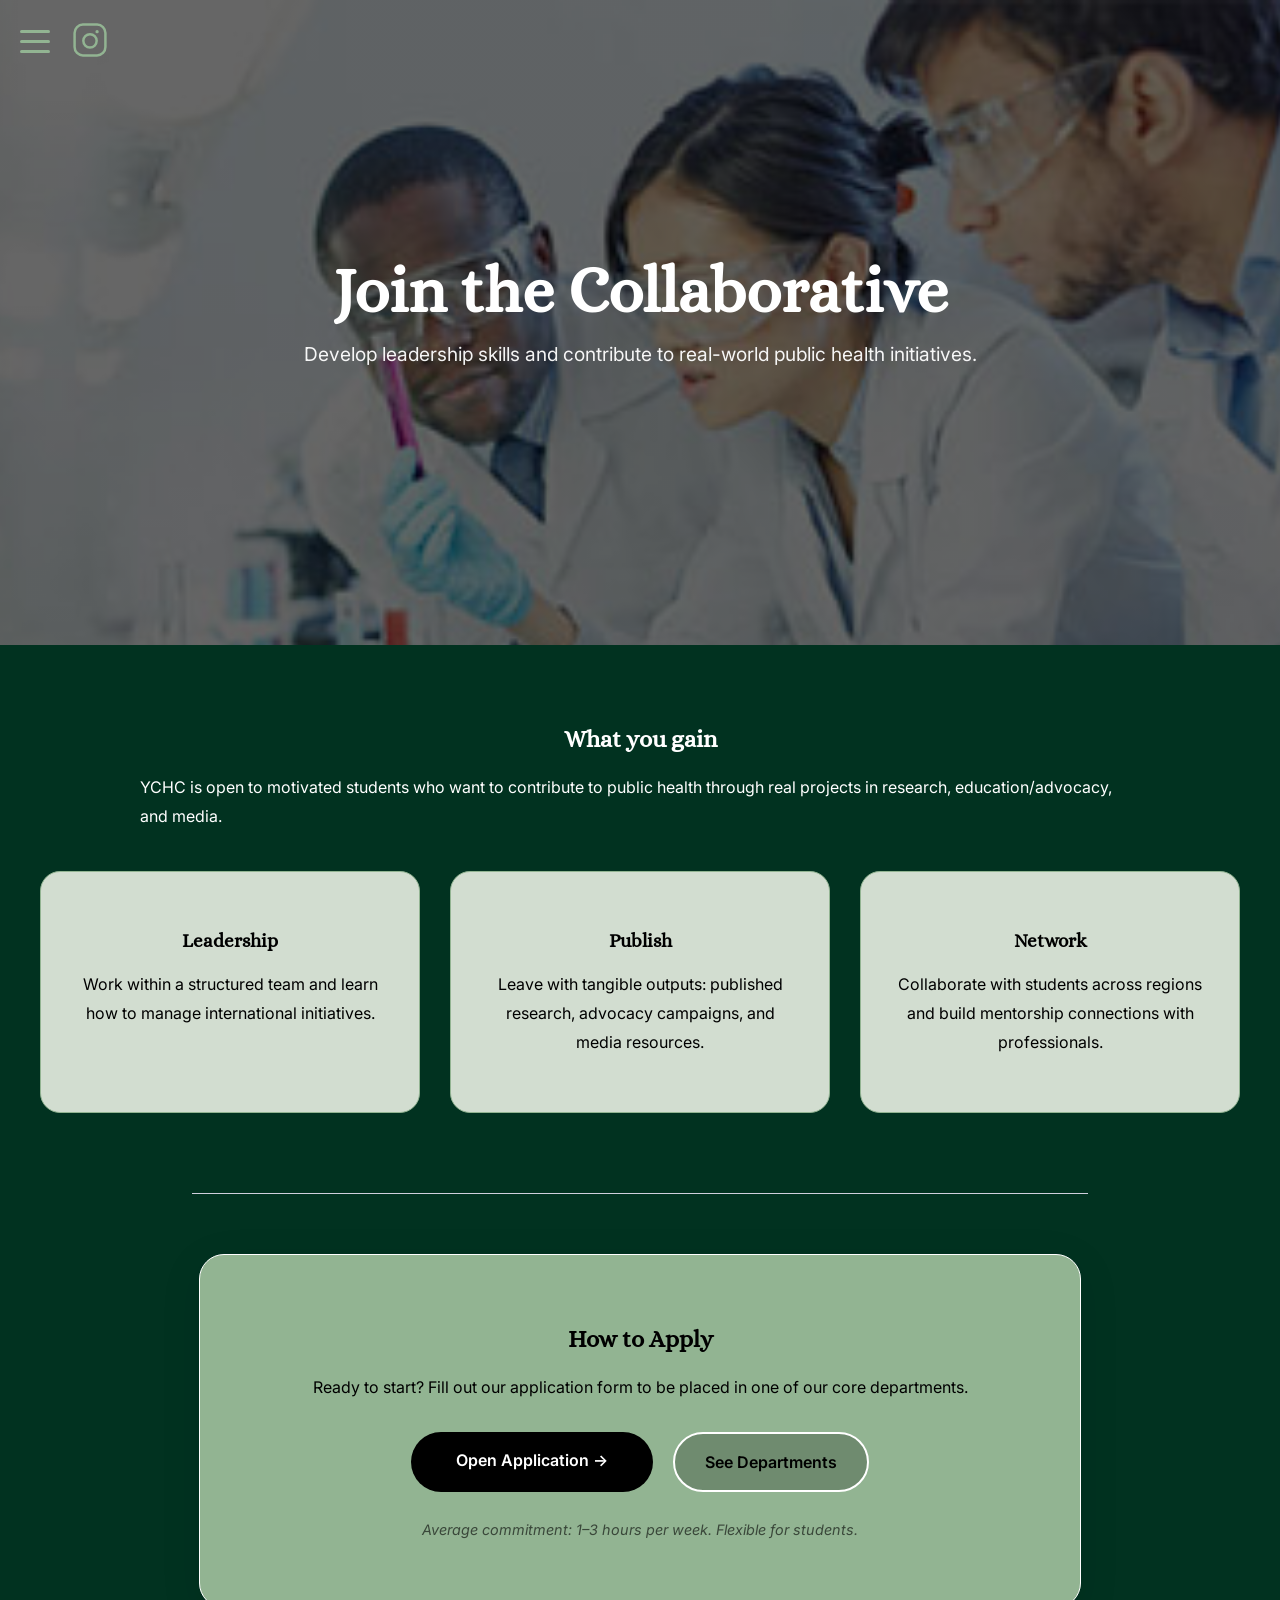
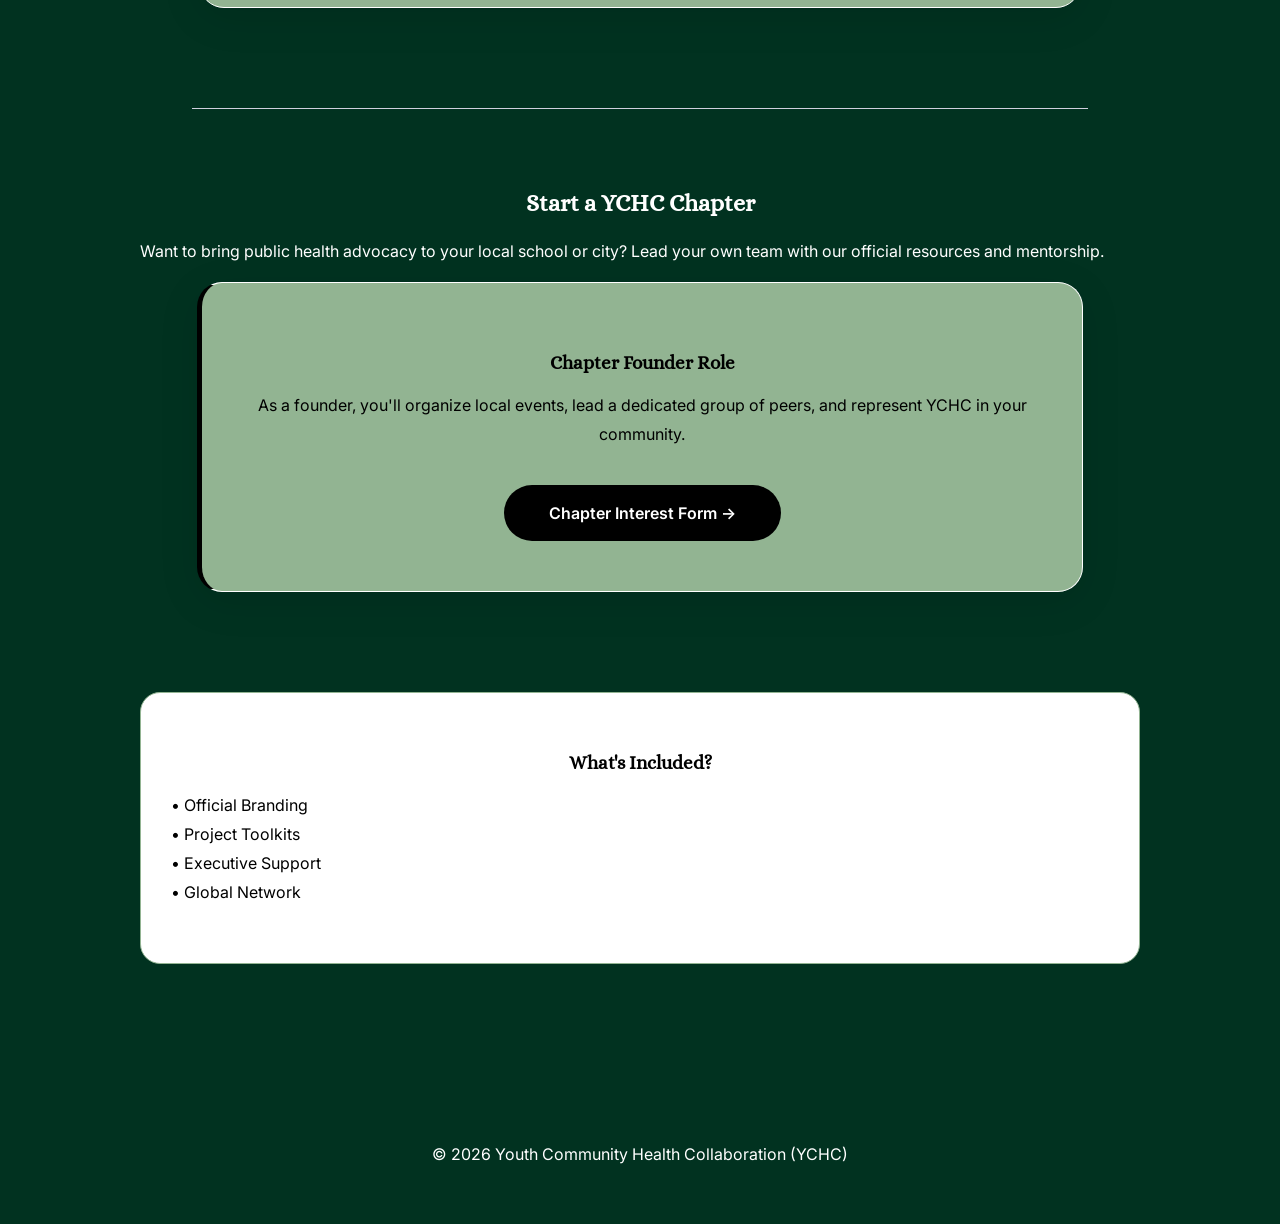
<file: join.html>
<!DOCTYPE html>
<html lang="en">

<head>
    <meta charset="UTF-8">
    <meta name="viewport" content="width=device-width, initial-scale=1.0">
    <link rel="icon" type="image/png" href="ychcsymbol.png">
    <title>Join Us | YCHC</title>
    <link rel="preconnect" href="https://fonts.googleapis.com">
    <link rel="preconnect" href="https://fonts.gstatic.com" crossorigin>
    <link href="https://fonts.googleapis.com/css2?family=Alice&family=Inter:wght@300;400;600;700&display=swap"
        rel="stylesheet">
    <link rel="stylesheet" href="navigation.css">
    <link rel="stylesheet" href="join.css">
</head>

<body>

    <div class="navigation-menu">
        <input class="button" type="checkbox" id="menu-toggle">
        <a class="insta-link" href="https://www.instagram.com/ychc_pk?igsh=MWNhZjNhZ2EydjQ4" target="_blank" rel="noopener noreferrer" aria-label="Instagram">
            <svg viewBox="0 0 24 24" fill="currentColor" xmlns="http://www.w3.org/2000/svg">
                <path d="M7.75 2h8.5A5.75 5.75 0 0 1 22 7.75v8.5A5.75 5.75 0 0 1 16.25 22h-8.5A5.75 5.75 0 0 1 2 16.25v-8.5A5.75 5.75 0 0 1 7.75 2zm0 1.5A4.25 4.25 0 0 0 3.5 7.75v8.5A4.25 4.25 0 0 0 7.75 20.5h8.5A4.25 4.25 0 0 0 20.5 16.25v-8.5A4.25 4.25 0 0 0 16.25 3.5h-8.5zm8.5 2.5a1 1 0 1 1 0 2 1 1 0 0 1 0-2zm-4.25 1.75a4.75 4.75 0 1 1 0 9.5 4.75 4.75 0 0 1 0-9.5zm0 1.5a3.25 3.25 0 1 0 0 6.5 3.25 3.25 0 0 0 0-6.5z"/>
            </svg>
        </a>
        <label for="menu-toggle">
            <div class="navigation">
                <div class="line1 b"></div>
                <div class="line2 b"></div>
                <div class="line3 b"></div>
            </div>
        </label>
        <div class="menu">
            <div class="items">
                <ul>
                    <li class="item"><a href="home.html">Home</a></li>
                    <li class="item"><a href="index.html">About</a></li>
                    <li class="item"><a href="impact.html">Our Impact</a></li>
                    <li class="item"><a href="researchdomain.html">Research Domain</a></li>
                    <li class="item"><a href="research.html">Research</a></li>
                    <li class="item"><a href="join.html">Join Us</a></li>
                    <li class="item"><a href="contact.html">Contact Us</a></li>
                </ul>
            </div>
        </div>
    </div>

    <section class="hero">
        <div class="hero-text">
            <h1>Join the Collaborative</h1>
            <p>Develop leadership skills and contribute to real-world public health initiatives.</p>
        </div>
    </section>

    <section class="about-container">
        <div class="about-text">
            <h1>What you gain</h1>
            <p>YCHC is open to motivated students who want to contribute to public health through real projects in
                research, education/advocacy, and media.</p>
        </div>
    </section>

    <section class="mission">
        <div class="mission-points">
            <div class="point">
                <h3>Leadership</h3>
                <p>Work within a structured team and learn how to manage international initiatives.</p>
            </div>
            <div class="point">
                <h3>Publish</h3>
                <p>Leave with tangible outputs: published research, advocacy campaigns, and media resources.</p>
            </div>
            <div class="point">
                <h3>Network</h3>
                <p>Collaborate with students across regions and build mentorship connections with professionals.</p>
            </div>
        </div>
    </section>

    <hr class="hr">

    <section class="apply-section">
        <div class="contact-card-main">
            <h1>How to Apply</h1>
            <p>Ready to start? Fill out our application form to be placed in one of our core departments.</p>

            <div class="btn-group"
                style="display: flex; justify-content: center; gap: 20px; margin-top: 30px; flex-wrap: wrap;">
                <a class="directory-btn" href="https://docs.google.com/forms/d/e/1FAIpQLSep7vzRyAFKUgkrgBvCg4aMn72kwv9LZfO0Vcc4HDn1TnbSOg/viewform?usp=send_form" target="_blank">Open Application →</a>
                <a class="about-btn" href="researchdomain.html">See Departments</a>
            </div>

            <p class="mini" style="margin-top: 25px; text-align: center;">Average commitment: 1–3 hours per week.
                Flexible for students.</p>
        </div>
    </section>
    <hr class="hr">

    <section class="chapter-section">
        <div class="about-container">
            <div class="about-text">
                <h1>Start a YCHC Chapter</h1>
                <p>Want to bring public health advocacy to your local school or city? Lead your own team with our
                    official resources and mentorship.</p>

                <div class="contact-card-main" style="border-left: 5px solid #000;">
                    <h3>Chapter Founder Role</h3>
                    <p>As a founder, you'll organize local events, lead a dedicated group of peers, and represent YCHC
                        in your community.</p>
                    <a class="directory-btn" href="https://docs.google.com/forms/d/e/1FAIpQLSflCBY-RxVz3iQpsi_kHyBdNisF3xv8mSwa__BsCzvuzBW0ZA/viewform" style="margin-top:20px;">Chapter
                        Interest Form →</a>
                </div>
            </div>

            <div class="about-button">
                <div class="point" style="background: white;">
                    <h3>What's Included?</h3>
                    <p style="text-align: left;">• Official Branding<br>• Project Toolkits<br>• Executive Support<br>•
                        Global Network</p>
                </div>
            </div>
        </div>
    </section>
    <footer class="footer">
        <div class="footer-content">
            <p>© <span id="y"></span> Youth Community Health Collaboration (YCHC)</p>
        </div>
    </footer>

    <script>document.getElementById("y").textContent = new Date().getFullYear();</script>
</body>

</html>
</file>
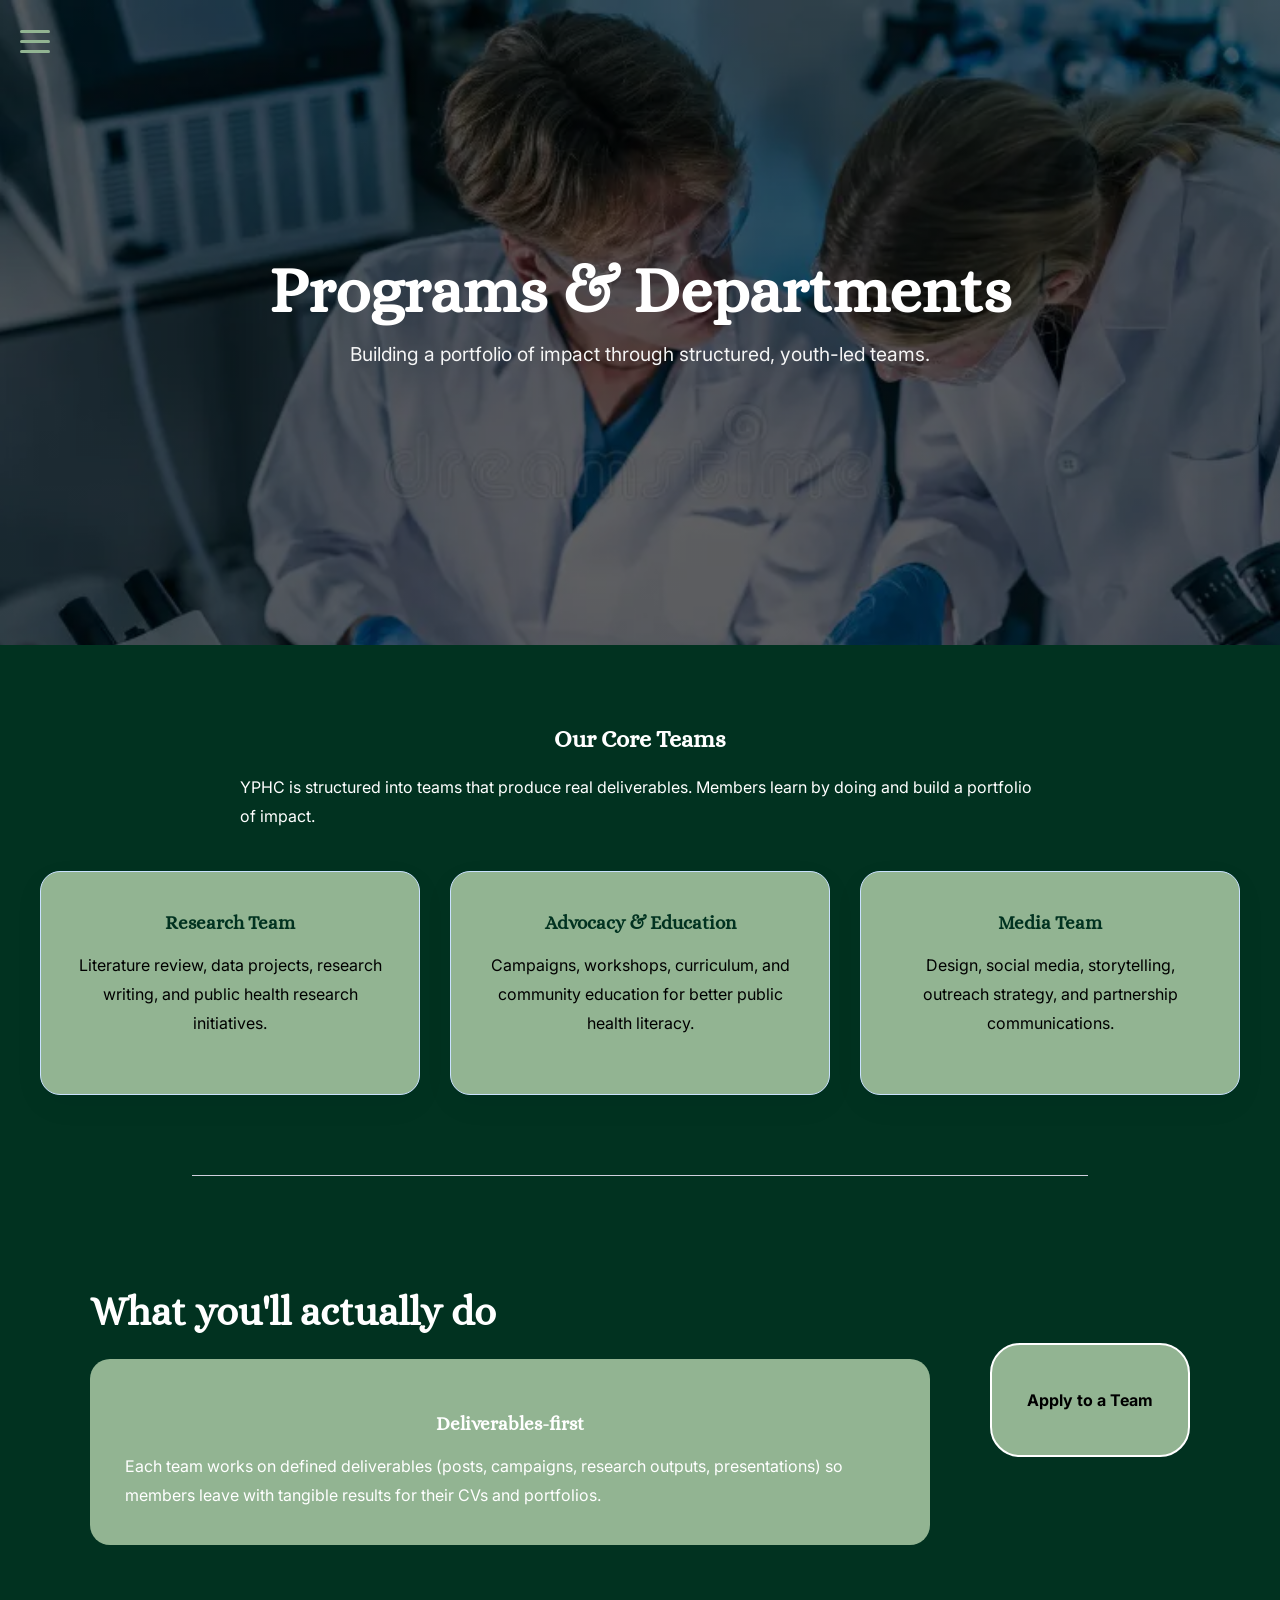
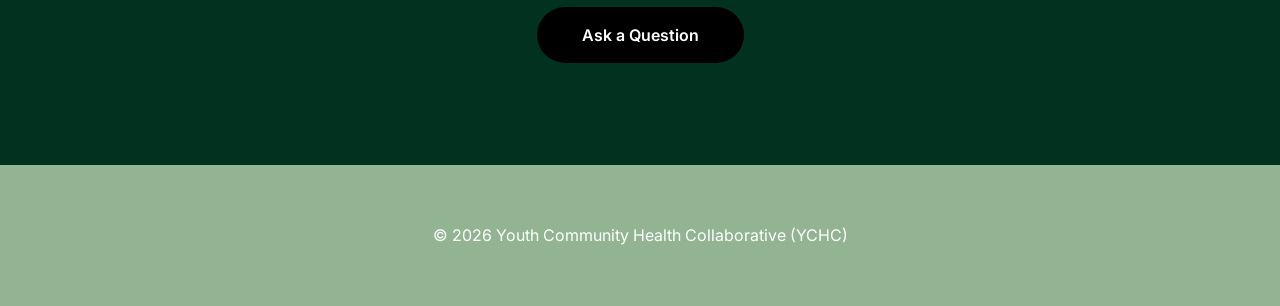
<file: programs.html>
<!DOCTYPE html>
<html lang="en">
<head>
    <meta charset="UTF-8">
    <meta name="viewport" content="width=device-width, initial-scale=1.0">
    <link rel="icon" type="image/jpg" href="ychclogo.jpg">
    <title>Programs | YCHC</title>
    <link rel="preconnect" href="https://fonts.googleapis.com">
    <link rel="preconnect" href="https://fonts.gstatic.com" crossorigin>
    <link href="https://fonts.googleapis.com/css2?family=Alice&family=Inter:wght@300;400;600;700&display=swap" rel="stylesheet">
    <link rel="stylesheet" href="navigation.css">
    <link rel="stylesheet" href="programs.css">
</head>
<body>

    <div class="navigation-menu">
        <input class="button" type="checkbox" id="menu-toggle">
        <label for="menu-toggle">
            <div class="navigation">
                <div class="line1 b"></div>
                <div class="line2 b"></div>
                <div class="line3 b"></div>
            </div>
        </label>
        <div class="menu">
            <div class="items">
                <ul>
                    <li class="item"><a href="home.html">Home</a></li>
                    <li class="item"><a href="index.html">About</a></li>
                    <li class="item"><a href="impact.html">Our Impact</a></li>
                    <li class="item"><a href="programs.html">Programs</a></li>
                    <li class="item"><a href="research.html">Research</a></li>
                    <li class="item"><a href="join.html">Join Us</a></li>
                    <li class="item"><a href="contact.html">Contact Us</a></li>
                    <li class="item"><a href="https://youthcommunityhealthcollaborative.vercel.app/index.html">YCHC Main</a></li>
                </ul>
            </div>
        </div>
    </div>

    <section class="hero">
        <div class="hero-text">
            <h1>Programs & Departments</h1>
            <p>Building a portfolio of impact through structured, youth-led teams.</p>
        </div>
    </section>

    <section class="programs-intro">
        <div class="container-text">
            <h1>Our Core Teams</h1>
            <p>YPHC is structured into teams that produce real deliverables. Members learn by doing and build a portfolio of impact.</p>
        </div>
        
        <div class="mission-points">
            <div class="point">
                <h3>Research Team</h3>
                <p>Literature review, data projects, research writing, and public health research initiatives.</p>
            </div>
            <div class="point">
                <h3>Advocacy & Education</h3>
                <p>Campaigns, workshops, curriculum, and community education for better public health literacy.</p>
            </div>
            <div class="point">
                <h3>Media Team</h3>
                <p>Design, social media, storytelling, outreach strategy, and partnership communications.</p>
            </div>
        </div>
    </section>

    <hr class="hr">

    <section class="deliverables">
        <div class="about-container">
            <div class="about-text">
                <h1>What you'll actually do</h1>
                <div class="contact-card-main">
                    <h3>Deliverables-first</h3>
                    <p>Each team works on defined deliverables (posts, campaigns, research outputs, presentations) so members leave with tangible results for their CVs and portfolios.</p>
                </div>
            </div>
            <div class="about-button">
                 <a href="join.html" class="about-btn">Apply to a Team</a>
            </div>
        </div>
    </section>

    <section class="btn-row-bottom">
        <a class="directory-btn" href="contact.html">Ask a Question</a>
    </section>

    <footer class="footer">
        <div class="footer-content">
            <p>© <span id="y"></span> Youth Community Health Collaborative (YCHC)</p>
        </div>
    </footer>

    <script>document.getElementById("y").textContent = new Date().getFullYear();</script>
</body>
</html>
</file>
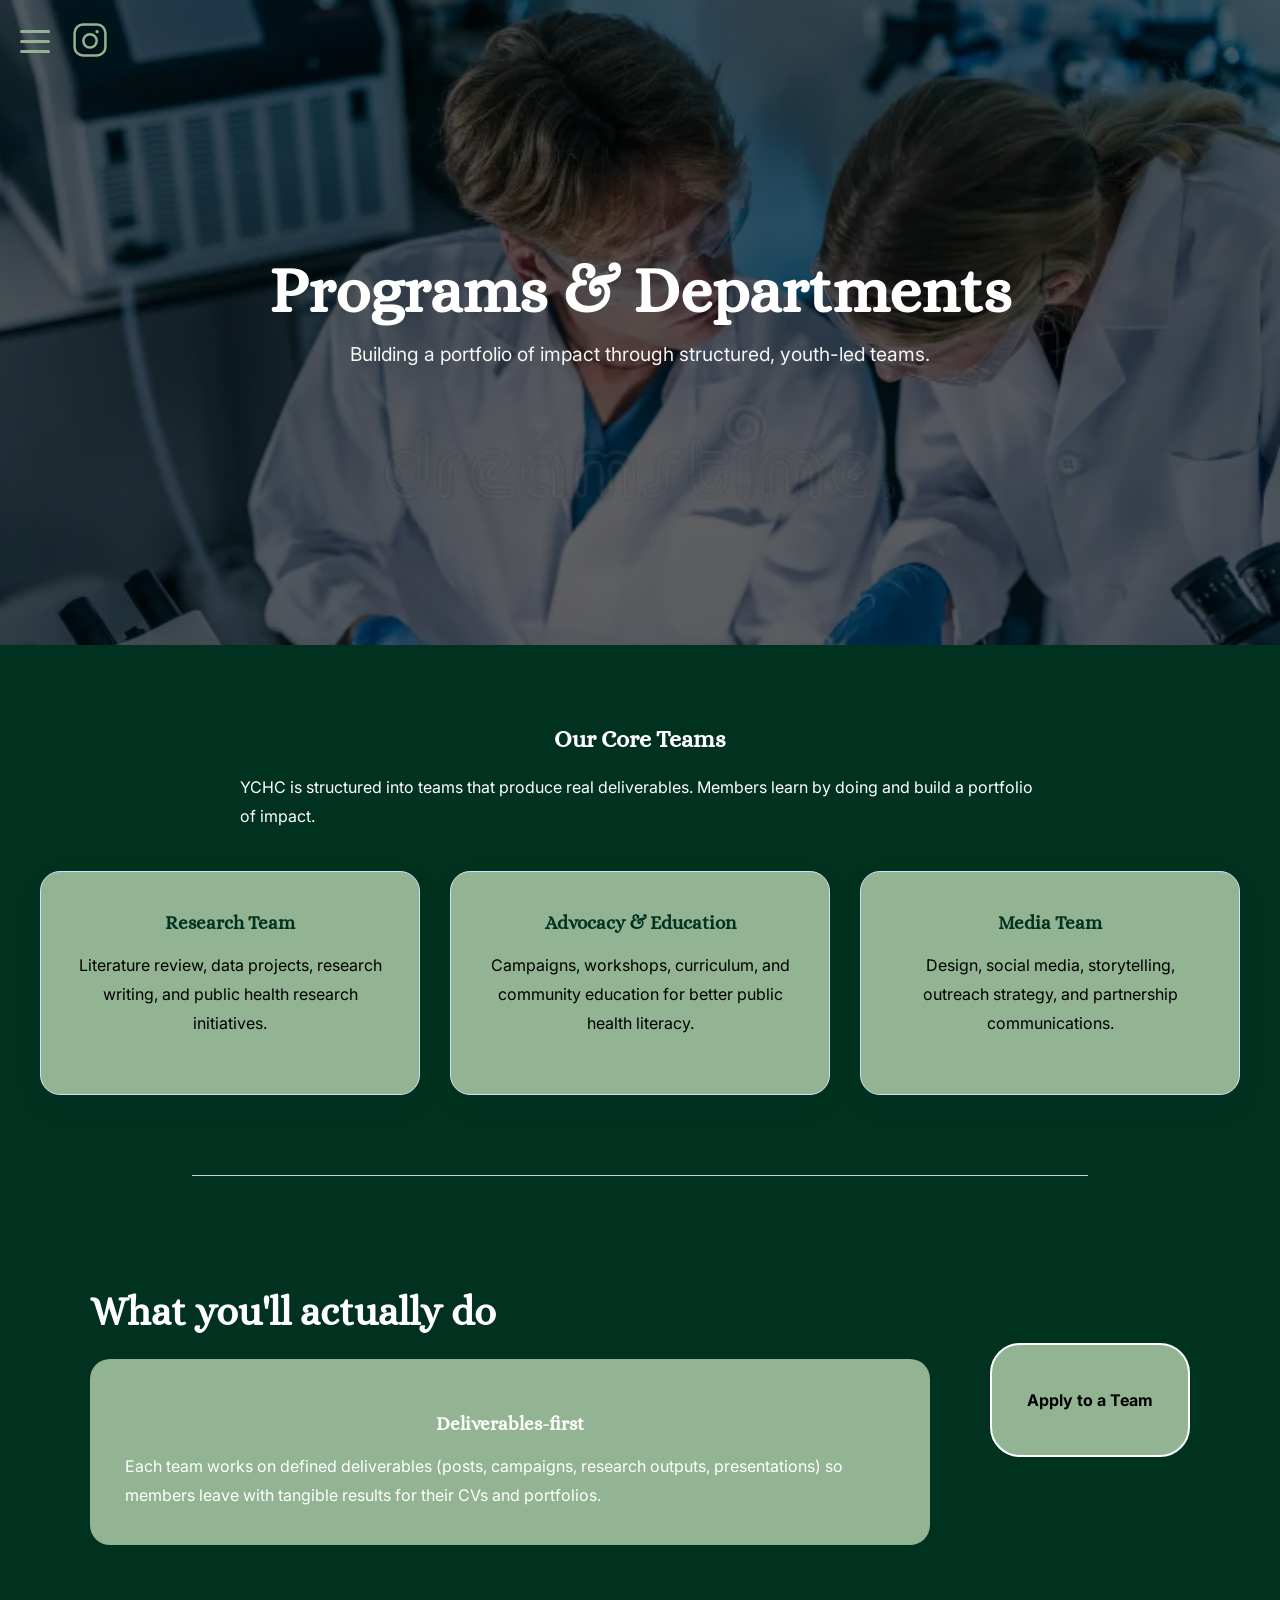
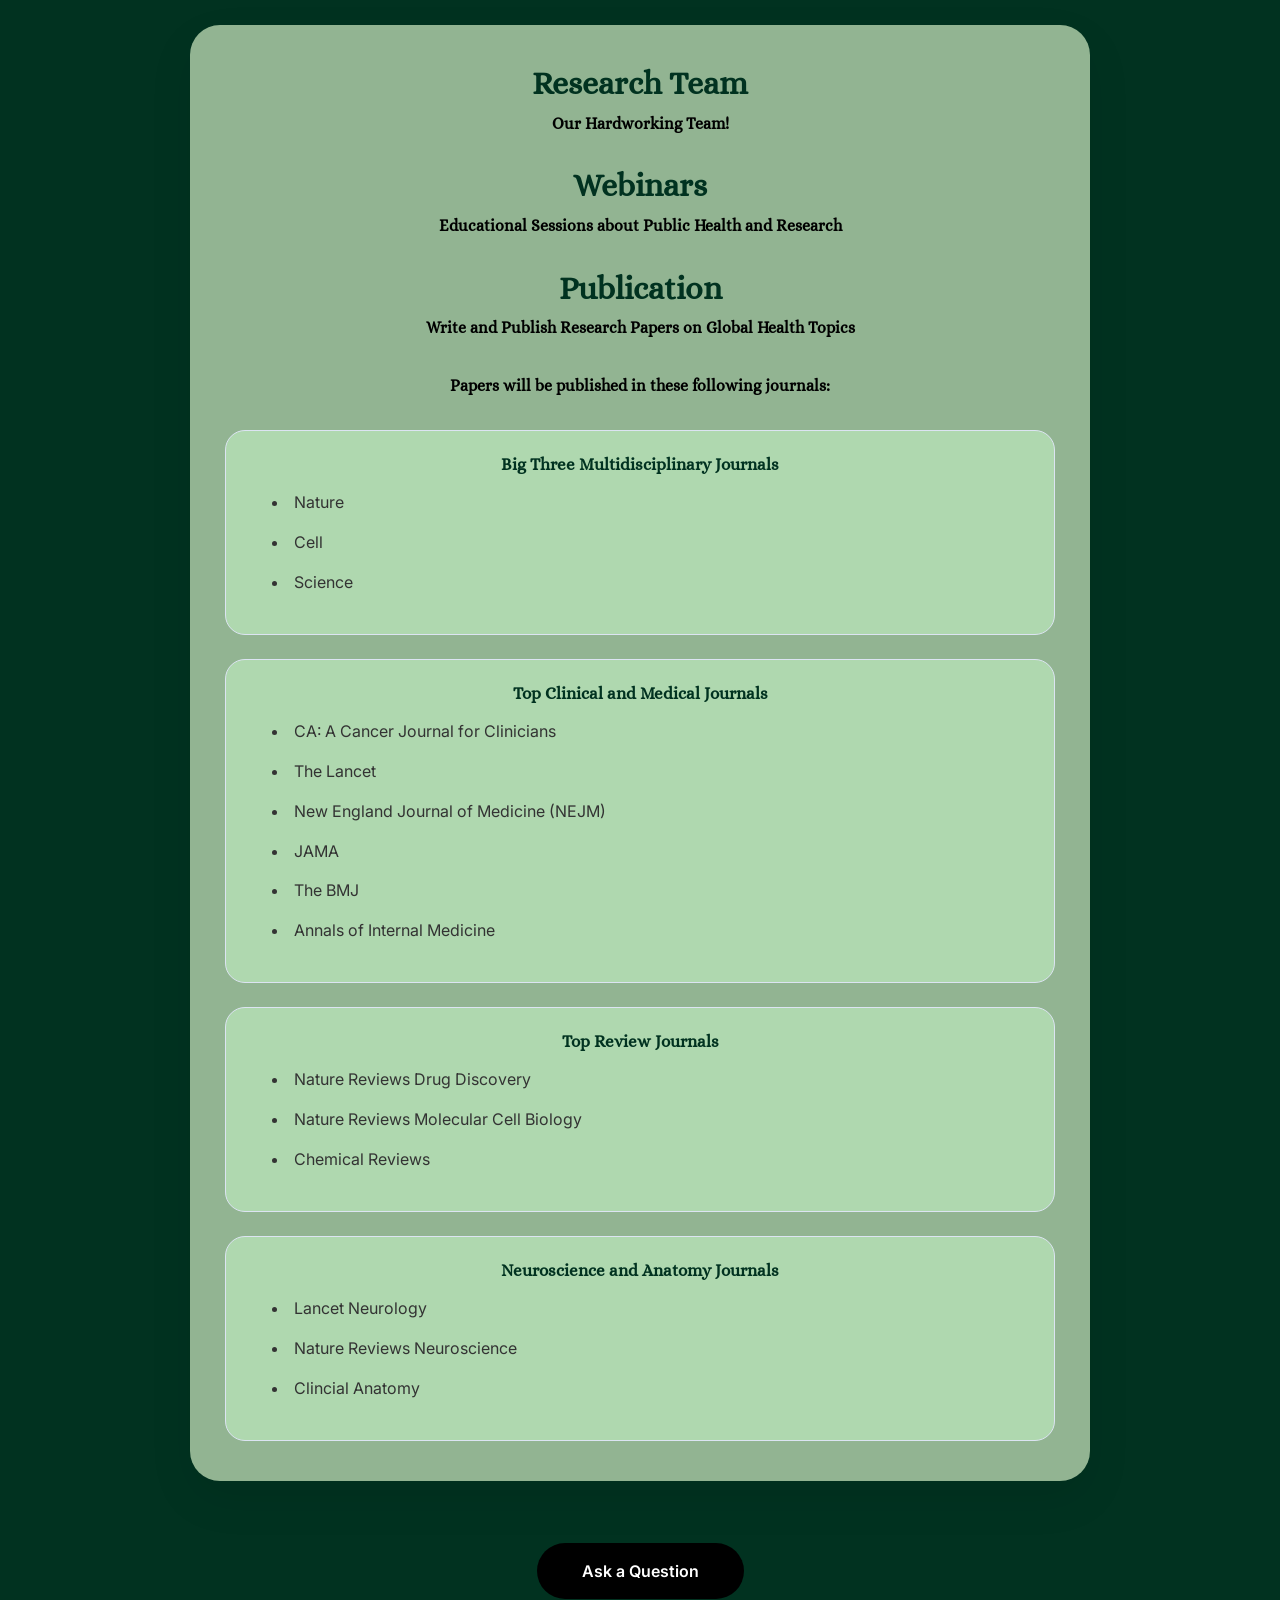
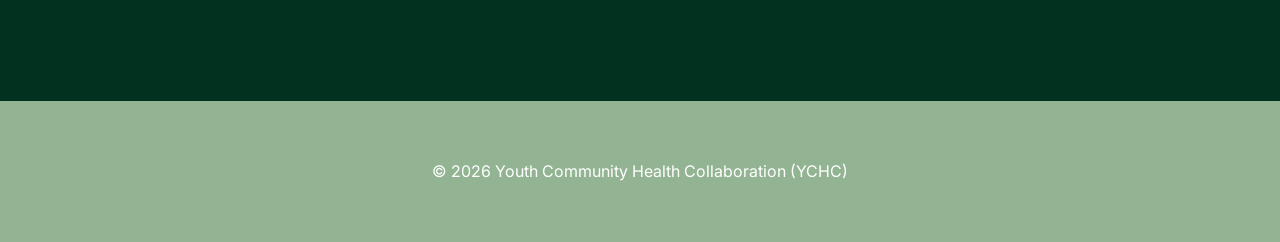
<file: researchdomain.html>
<!DOCTYPE html>
<html lang="en">
<head>
    <meta charset="UTF-8">
    <meta name="viewport" content="width=device-width, initial-scale=1.0">
    <link rel="icon" type="image/png" href="ychcsymbol.png">
    <title>Research Domain | YCHC</title>
    <link rel="preconnect" href="https://fonts.googleapis.com">
    <link rel="preconnect" href="https://fonts.gstatic.com" crossorigin>
    <link href="https://fonts.googleapis.com/css2?family=Alice&family=Inter:wght@300;400;600;700&display=swap" rel="stylesheet">
    <link rel="stylesheet" href="navigation.css">
    <link rel="stylesheet" href="researchdomain.css">
</head>
<body>

    <div class="navigation-menu">
        <input class="button" type="checkbox" id="menu-toggle">
        <a class="insta-link" href="https://www.instagram.com/ychc_pk?igsh=MWNhZjNhZ2EydjQ4" target="_blank" rel="noopener noreferrer" aria-label="Instagram">
            <svg viewBox="0 0 24 24" fill="currentColor" xmlns="http://www.w3.org/2000/svg">
                <path d="M7.75 2h8.5A5.75 5.75 0 0 1 22 7.75v8.5A5.75 5.75 0 0 1 16.25 22h-8.5A5.75 5.75 0 0 1 2 16.25v-8.5A5.75 5.75 0 0 1 7.75 2zm0 1.5A4.25 4.25 0 0 0 3.5 7.75v8.5A4.25 4.25 0 0 0 7.75 20.5h8.5A4.25 4.25 0 0 0 20.5 16.25v-8.5A4.25 4.25 0 0 0 16.25 3.5h-8.5zm8.5 2.5a1 1 0 1 1 0 2 1 1 0 0 1 0-2zm-4.25 1.75a4.75 4.75 0 1 1 0 9.5 4.75 4.75 0 0 1 0-9.5zm0 1.5a3.25 3.25 0 1 0 0 6.5 3.25 3.25 0 0 0 0-6.5z"/>
            </svg>
        </a>
        <label for="menu-toggle">
            <div class="navigation">
                <div class="line1 b"></div>
                <div class="line2 b"></div>
                <div class="line3 b"></div>
            </div>
        </label>
        <div class="menu">
            <div class="items">
                <ul>
                    <li class="item"><a href="home.html">Home</a></li>
                    <li class="item"><a href="index.html">About</a></li>
                    <li class="item"><a href="impact.html">Our Impact</a></li>
                    <li class="item"><a href="researchdomain.html">Research Domain</a></li>
                    <li class="item"><a href="research.html">Research</a></li>
                    <li class="item"><a href="join.html">Join Us</a></li>
                    <li class="item"><a href="contact.html">Contact Us</a></li>
                </ul>
            </div>
        </div>
    </div>

    <section class="hero">
        <div class="hero-text">
            <h1>Programs & Departments</h1>
            <p>Building a portfolio of impact through structured, youth-led teams.</p>
        </div>
    </section>

    <section class="programs-intro">
        <div class="container-text">
            <h1>Our Core Teams</h1>
            <p>YCHC is structured into teams that produce real deliverables. Members learn by doing and build a portfolio of impact.</p>
        </div>
        
        <div class="mission-points">
            <div class="point">
                <h3>Research Team</h3>
                <p>Literature review, data projects, research writing, and public health research initiatives.</p>
            </div>
            <div class="point">
                <h3>Advocacy & Education</h3>
                <p>Campaigns, workshops, curriculum, and community education for better public health literacy.</p>
            </div>
            <div class="point">
                <h3>Media Team</h3>
                <p>Design, social media, storytelling, outreach strategy, and partnership communications.</p>
            </div>
        </div>
    </section>

    <hr class="hr">

    <section class="deliverables">
        <div class="about-container">
            <div class="about-text">
                <h1>What you'll actually do</h1>
                <div class="contact-card-main">
                    <h3>Deliverables-first</h3>
                    <p>Each team works on defined deliverables (posts, campaigns, research outputs, presentations) so members leave with tangible results for their CVs and portfolios.</p>
                </div>
            </div>
            <div class="about-button">
                 <a href="join.html" class="about-btn">Apply to a Team</a>
            </div>
        </div>
    </section>

    <section class="subcategories">
        <div class="subcategories-text">
            <h1>Research Team</h1>
            <h4>Our Hardworking Team!</h4>
            <h1>Webinars</h1>
            <h4>Educational Sessions about Public Health and Research</h4>
            <h1>Publication</h1>
            <h4>Write and Publish Research Papers on Global Health Topics</h4>
            <h4>Papers will be published in these following journals:</h4>

            <div class="journal-groups">
                <div class="journal-group">
                    <h5>Big Three Multidisciplinary Journals</h5>
                    <ul>
                        <li>Nature</li>
                        <li>Cell</li>
                        <li>Science</li>
                    </ul>
                </div>

                <div class="journal-group">
                    <h5>Top Clinical and Medical Journals</h5>
                    <ul>
                        <li>CA: A Cancer Journal for Clinicians</li>
                        <li>The Lancet</li>
                        <li>New England Journal of Medicine (NEJM)</li>
                        <li>JAMA</li>
                        <li>The BMJ</li>
                        <li>Annals of Internal Medicine</li>
                    </ul>
                </div>

                <div class="journal-group">
                    <h5>Top Review Journals</h5>
                    <ul>
                        <li>Nature Reviews Drug Discovery</li>
                        <li>Nature Reviews Molecular Cell Biology</li>
                        <li>Chemical Reviews</li>
                    </ul>
                </div>

                <div class="journal-group">
                    <h5>Neuroscience and Anatomy Journals</h5>
                    <ul>
                        <li>Lancet Neurology</li>
                        <li>Nature Reviews Neuroscience</li>
                        <li>Clincial Anatomy</li>
                    </ul>
                </div>
            </div>
        </div>
    </section>

    <section class="btn-row-bottom">
        <a class="directory-btn" href="contact.html">Ask a Question</a>
    </section>
    <footer class="footer">
        <div class="footer-content">
            <p>© <span id="y"></span> Youth Community Health Collaboration (YCHC)</p>
        </div>
    </footer>

    <script>document.getElementById("y").textContent = new Date().getFullYear();</script>
</body>
</html>
</file>
<file: navigation.css>
/* Container */
.navigation-menu {
    font-family: "Alice", serif;
    position: fixed;
    top: 0;
    left: 0;
    z-index: 2000;
}

/* Hide Checkbox */
.button {
    display: none;
    visibility: hidden;
}

/* Instagram Icon Link */
.insta-link {
    position: absolute;
    top: 20px;
    left: 70px;
    height: 40px;
    width: 40px;
    z-index: 1016;
    display: flex;
    align-items: center;
    justify-content: center;
    text-decoration: none;
    color: #92b492;
    transition: color 0.3s ease;
}

.insta-link:hover {
    color: #013220;
}

.insta-link svg {
    height: 100%;
    width: 100%;
}

/* Burger Icon Box */
.navigation {
    position: absolute;
    margin-left: 20px;
    top: 20px;
    height: 40px;
    width: 40px;
    z-index: 1015;
    cursor: pointer;
}

/* The 3 Lines */
/* The 3 Lines - Thinner for a sleeker look */
.navigation .b {
    position: absolute;
    height: 3px;         /* Slimmer lines */
    width: 30px;
    background-color: #92b492;
    border-radius: 10px;
    /* This cubic-bezier makes the animation "pop" smoothly */
    transition: all 0.5s cubic-bezier(0.68, -0.6, 0.32, 1.6);
}

.line1 { top: 25%; }
.line2 { top: 50%; }
.line3 { top: 75%; }



/* The Side Menu Drawer */
.menu {
    box-sizing: border-box;
    display: flex;
    flex-direction: column;
    align-items: left;
    background: #92b492;
    position: fixed;
    top: 0;
    left: 0;
    height: 100vh;
    width: 350px;
    border-radius: 0px 0px 20px 0px;
    z-index: 1014;
    padding-top: 10px;
    transform: translateX(-360px); /* Hidden position */
    transition: transform 0.5s ease;
}

.nav-title {
    font-size: 40px;
    font-weight: bold;
    color: #013220;
}

/* List Items */
ul {
    list-style-type: none;
    padding: 0;
    margin: 0;
    text-align: left;
}

.item {
    margin-bottom: 5px;
}

/* --- Updated List Items & Links --- */
ul li a {
    text-decoration: none;
    color:  #013220;
    padding: 12px 50px; /* Uniform padding */
    display: block;
    width: 250px; /* Slightly wider for the bar effect */
    font-family: 'Alice', sans-serif;
    position: relative;
    transition: color 0.3s ease; /* Only animate color, no more sliding */
}

/* The Highlight Bar Effect (Active/Current Page) */
/* Apply this class in your HTML to the current page's link */
.item a.active {
    background-color:  #013220; /* The "Bar" color */
    color: white; /* Text turns white when highlighted */
    border-radius: 5px;
}

/* Hover Effect - Subtle background instead of sliding */
ul li a:hover {
    background-color:#7f9f7f; 
    /* removed the extra padding-left animation */
}

/* Remove the sliding drawer transition for specific page buttons if desired */
/* Note: The drawer still slides, but the buttons inside will be instant */
.items ul li {
    transition: none !important;
}

/* Logic for opening the menu */
.button:checked ~ .menu {
    transform: translateX(0);
}

/* Logic for X animation */
/* Logic for X animation */
#menu-toggle:checked ~ label .line1 {
    top: 50%;
    transform: rotate(135deg); /* 135deg looks more dynamic than 45deg */
    background-color: #013220;    /* Optional: change color when open */
}

#menu-toggle:checked ~ label .line2 {
    opacity: 0;
    transform: translateX(-20px); /* Slides out to the left while fading */
}

#menu-toggle:checked ~ label .line3 {
    top: 50%;
    transform: rotate(-135deg);
    background-color: #013220;
}
/* The Sliding Drawer */
.menu {
    box-sizing: border-box;
    display: flex;
    flex-direction: column;
    align-items: center;
    background: #92b492;
    position: fixed; /* Keeps it in place even when scrolling */
    top: 0;
    left: 0;
    
    /* CHANGE THESE THREE LINES */
    height: 100vh;        /* This makes it go to the bottom of the screen */
    width: 350px;
    border-radius: 0;     /* Removed the rounded corner for a full-panel look */
    
    z-index: 1014;
    padding-top: 70px;   /* Space for the burger icon area */
    transform: translateX(-360px); 
    transition: transform 0.5s ease;
    
    /* Ensure content stays at the top/center, not at the very bottom */
    justify-content: flex-start; 
}

@media (max-width: 768px) {
    .hero {
        /* 1. Reduce the height so the image doesn't have to stretch so far */
        height: 35vh; 
        padding: 60px 20px;
        
        /* 2. Lock the image to the center so the important parts stay visible */
        background-position: center center;
        
        /* 3. Turn off fixed attachment for mobile */
        /* Parallax (fixed) often causes "super zoom" bugs on iPhones/Androids */
        background-attachment: scroll; 
    }

    .hero-text h1 {
        font-size: 2.2rem; /* Shrink text so it doesn't wrap weirdly */
    }
}
</file>
<file: contact.css>
/* General Setup */
body {
    margin: 0;
    font-family: "Alice", serif;
    background: #013220; /* Dark Green Background */
    color: #ffffff;
    overflow-x: hidden;
}

h1, h2, h3 { text-align: center; color: #ffffff; }
p { font-family: 'Inter', sans-serif; line-height: 1.8; color: #ffffff; }

.hr {
    border: none;
    height: 1px;
    background: #92b492; /* Sage Green Line */
    margin: 60px auto;
    width: 70%;
}

/* Hero Section */
.hero {
    text-align: center;
    padding: 120px 20px;
    background: linear-gradient(rgba(0,0,0,0.6), rgba(0,0,0,0.6)), url("contactus.jpg") no-repeat center center;
    background-size: cover;
    background-attachment: fixed;
    height: 45vh;
    display: flex;
    justify-content: center;
    align-items: center;
    color: white;
}

.hero-text h1 { 
    font-size: clamp(2.5rem, 6vw, 4rem); 
    color: white; 
    margin: 0; 
    animation: bounceUp 1.2s ease-out; 
}

.hero-text p {
    font-family: 'Inter', sans-serif;
    font-size: 1.2rem;
    opacity: 0.9;
    margin-top: 10px;
    color: white;
}

@keyframes bounceUp {
    0% { opacity: 0; transform: translateY(40px); }
    100% { opacity: 1; transform: translateY(0); }
}

/* Main Contact Layout */
.about-container {
    display: flex;
    align-items: flex-start;
    justify-content: space-between;
    gap: 60px;
    max-width: 1100px;
    margin: 80px auto;
    padding: 0 20px;
}

.about-text { flex: 1.5; text-align: left; }
.about-text h1 { text-align: left; font-size: 2.8rem; margin-bottom: 20px; color: #ffffff; }
.about-text p { text-align: left; color: #ffffff; }

/* Contact Card specifics */
.contact-card-main {
    background: #92b492; /* Sage Green Card */
    padding: 40px;
    border-radius: 25px;
    margin-top: 30px;
    border: 1px solid white;
    box-shadow: 0 10px 30px rgba(0,0,0,0.2);
}

.contact-card-main h3 { text-align: left; margin-top: 0; color: #013220; } /* Dark green text on sage */
.contact-card-main p { color: #013220; }
.mini { font-size: 0.9rem; opacity: 0.8; margin-top: 10px; color: #013220; }

/* Ways to Engage - Grid */
.mission-points {
    display: flex;
    justify-content: center;
    gap: 30px;
    flex-wrap: wrap;
    max-width: 1200px;
    margin: 40px auto 80px;
    padding: 0 20px;
}

.point {
    background: #d2ddd0; /* Light Sage/Grey for contrast */
    padding: 40px 30px;
    border-radius: 20px;
    flex: 1;
    min-width: 300px;
    border: 1px solid #92b492;
    transition: 0.3s cubic-bezier(0.4, 0, 0.2, 1);
    text-align: center;
}

.point h3 { margin-top: 0; font-size: 1.5rem; color: #013220; } /* Dark green text */
.point p { text-align: center; font-size: 0.95rem; color: #013220; }
.point:hover { transform: translateY(-10px); box-shadow: 0 15px 35px rgba(0,0,0,0.3); }

/* Buttons */
.about-btn {
    display: inline-block;
    padding: 50px 40px;
    background: #92b492;
    color: #013220;
    text-decoration: none;
    border-radius: 30px;
    font-family: 'Inter', sans-serif;
    font-weight: 700;
    border: 2px solid white;
    transition: 0.3s;
    text-align: center;
    box-shadow: 0 10px 25px rgba(0,0,0,0.1);
}

.about-btn:hover { background: #d2ddd0; transform: scale(1.05); }

.directory-btn {
    display: inline-block;
    padding: 15px 35px;
    background: #000000;
    color: white;
    text-decoration: none;
    font-family: 'Inter', sans-serif;
    font-weight: 600;
    border-radius: 50px;
    transition: 0.3s;
    border: 1px solid #92b492;
}

.directory-btn:hover { background: #222; transform: translateY(-2px); }

/* Footer */
.footer {
    background: #92b492;
    padding: 40px 20px;
    text-align: center;
    color: #013220;
}

.footer p { color: #013220; }

@media (max-width: 768px) {
    .hero {
        height: 35vh; 
        padding: 60px 20px;
        background-position: center center;
        background-attachment: scroll; 
    }

    .hero-text h1 {
        font-size: 2.2rem;
    }

    .about-container {
        flex-direction: column;
        gap: 30px;
    }
}
</file>
<file: impact.css>
body {
    margin: 0;
    font-family: "Alice", serif;
    background: #013220;
}

.hero h1 {
    text-align: center;
    font-size: 60px;
    margin-bottom: 10px;
    color: white;
}

.hero p {
    text-align: center;
    font-size: 20px;
    color: white;
}
/* Reuse your Statistics CSS */
.statistics {
    padding: 60px 20px;
    text-align: center;
}

.statistics h1 {
    font-size: 2.5rem;
    margin-bottom: 40px;
    color: white;
}

.statistics-grid {
    display: grid;
    grid-template-columns: repeat(auto-fit, minmax(200px, 1fr));
    gap: 25px;
    max-width: 1000px;
    margin: auto;
}

.statistics-box {
    background: #92b492;
    padding: 35px;
    border-radius: 15px;
    box-shadow: 0 4px 15px rgba(255, 255, 255, 0.1);
    border: 2px solid white;
}

.statistics-number {
    font-size: 3.5rem;
    font-weight: 700;
    color: #013220;
    display: block;
    margin-bottom: 10px;
}

/* Map Section Styling */
.map-section {
    text-align: center;
    padding: 60px 20px;
    max-width: 100%; /* Ensures section stays within body */
    box-sizing: border-box;
    color: white;
}

.map-section h1 {
    font-size: 50px;
    margin-top: 0px;
    color: white;
}

.map-container {
    max-width: 1000px; 
    margin: 0 auto;
    overflow: hidden; /* Clips any paths that try to "bleed" out */
    display: flex;          /* Use flexbox to center */
    flex-direction: column; 
    align-items: center;    /* Horizontal centering */
    justify-content: center;
    padding: 20px 0;
}

svg {
    display: block;
    width: 100%;       /* Resizes to fit container */
    height: auto;      /* Maintains aspect ratio */
    max-width: 900px;  /* Prevents it from getting monstrously huge */
    margin: 0 auto;
}

.map-placeholder {
    width: 100%;
    display: flex;
    justify-content: center;
    align-items: center;
    padding: 20px;
    box-sizing: border-box;
}

/* Target the SVG directly */
svg#pakistan-map {
    /* Change these two numbers to make it smaller or larger */
    width: 60vw;   /* Uses 60% of the screen width */
    max-width: 800px; 
    
    height: auto !important; /* Forces the height to stay in proportion */
    display: block;
    margin: 0 auto;
    
    /* This tells the browser: "Scale the whole drawing, don't crop it" */
    overflow: visible; 
}

/* Base Country Style */
path {
    fill: #d0d0dd;
    stroke: #ffffff;
    stroke-width: 0.5;
    transition: fill 0.2s ease;
}

/* HIGHLIGHTED COUNTRIES */
#US, #ZW, #CN, #BD, #GU, #UK, #PL, #IQ, #PK, #NZ, #CH, #IN, #IA, #AU, #AE, #LB, #MA, #TZ, #NE, #DE{
    fill: #92b492 !important;
    opacity: 1 !important;
}

path:hover {
    fill: #92b492 !important;
    cursor: pointer;
}

/* --- Extras --- */
.hr {
    border: none;
    height: 4px;
    background: #d0d0dd;
    margin: 10px auto;
    width: 90%;
    border-radius: 10px;
}

@media (max-width: 768px) {
    .hero {
        height: auto;
        padding: 40px 20px;
    }
    .hero h1 {
        font-size: 2.2rem;
    }
    .statistics-number {
        font-size: 2.5rem;
    }
}
</file>
<file: join.css>
/* General Setup */
body {
    margin: 0;
    font-family: "Alice", serif;
    background: #013220;
    color: #333;
    overflow-x: hidden;
}

h1,
h2,
h3 {
    text-align: center;
    color: #000;
}

p {
    font-family: 'Inter', sans-serif;
    line-height: 1.8;
    color: #444;
}

.hr {
    border: none;
    height: 1px;
    background: #d0d0dd;
    margin: 60px auto;
    width: 70%;
}

/* Hero Section - Matching the Parallax & Overlay Style */
.hero {
    text-align: center;
    padding: 120px 20px;
    /* Gradient overlay + Image */
    background: linear-gradient(rgba(0, 0, 0, 0.6), rgba(0, 0, 0, 0.6)), url("joinus.jpg") no-repeat center center;
    background-size: cover;
    background-attachment: fixed;
    /* Parallax effect */
    height: 45vh;
    display: flex;
    justify-content: center;
    align-items: center;
    color: white;
}

.hero-text h1 {
    font-size: clamp(2.5rem, 6vw, 4rem);
    color: white;
    margin: 0;
    animation: bounceUp 1.2s ease-out;
}

.hero-text p {
    font-family: 'Inter', sans-serif;
    font-size: 1.2rem;
    opacity: 0.95;
    margin-top: 10px;
    color: white;
}

/* Benefit Cards */
/* Benefit Cards */
.about-container {
    max-width: 1000px;
    margin: 80px auto 40px;
    padding: 0 20px;
}

/* Force "What You Gain" text to be white since it's on the dark green background */
.about-text h1,
.about-text p {
    color: white;
}

/* --- THE FIX FOR CORE VALUES --- */
.mission-points {
    display: flex;
    justify-content: center;
    gap: 30px;
    flex-wrap: wrap;
    max-width: 1200px;
    margin: 40px auto 80px;
    padding: 0 20px;
}

.point {
    background: #d2ddd0;
    /* Adding a light background so black text is readable */
    padding: 40px 30px;
    border-radius: 20px;
    flex: 1;
    min-width: 280px;
    border: 1px solid #92b492;
    transition: 0.3s ease;
    text-align: center;
}

/* Target all text inside the point boxes to be black */
.point h3,
.point p {
    color: #000000 !important;
}

.point:hover {
    transform: translateY(-10px);
    box-shadow: 0 15px 35px rgba(0, 0, 0, 0.2);
}

/* --- THE FIX FOR APPLICATION CARD --- */
.contact-card-main {
    background: #92b492;
    padding: 50px 40px;
    border-radius: 25px;
    max-width: 800px;
    margin: 0 auto 100px auto;
    border: 1px solid white;
    box-shadow: 0 10px 40px rgba(0, 0, 0, 0.1);
    text-align: center;
}

/* Force all text inside the green application card to be black */
.contact-card-main h1,
.contact-card-main h3,
.contact-card-main p {
    color: #000000 !important;
}

/* Buttons */
.directory-btn {
    display: inline-block;
    padding: 18px 45px;
    background: #000;
    /* Primary action is black for high contrast */
    color: white;
    text-decoration: none;
    font-family: 'Inter', sans-serif;
    font-weight: 600;
    border-radius: 50px;
    transition: 0.3s;
}

.directory-btn:hover {
    background: #333;
    transform: scale(1.05);
}

.about-btn {
    display: inline-block;
    padding: 18px 30px;
    background: #6f8b6f;
    color: #000;
    text-decoration: none;
    border-radius: 50px;
    font-family: 'Inter', sans-serif;
    font-weight: 600;
    border: 2px solid white;
    transition: 0.3s;
}

.about-btn:hover {
    background: #013220;
}

.about-text h3 {
    color: black;
}

.mini {
    font-size: 0.9rem;
    opacity: 0.6;
    font-style: italic;
}

.footer {
    background: #013220;
    padding: 40px 20px;
    text-align: center;
}

.footer p {
    color: white;
}

@keyframes bounceUp {
    0% {
        opacity: 0;
        transform: translateY(50px);
    }

    100% {
        opacity: 1;
        transform: translateY(0);
    }
}

@media (max-width: 768px) {
    .hero {
        /* 1. Reduce the height so the image doesn't have to stretch so far */
        height: 35vh;
        padding: 60px 20px;

        /* 2. Lock the image to the center so the important parts stay visible */
        background-position: center center;

        /* 3. Turn off fixed attachment for mobile */
        /* Parallax (fixed) often causes "super zoom" bugs on iPhones/Androids */
        background-attachment: scroll;
    }

    .hero-text h1 {
        font-size: 2.2rem;
        /* Shrink text so it doesn't wrap weirdly */
    }
}

.chapter-section {
    padding-bottom: 80px;
}

/* Fix for mobile: Ensures the "What's Included" box looks good next to text */
@media (max-width: 850px) {
    .chapter-section .about-container {
        flex-direction: column-reverse;
        /* Puts the info box below the text on phones */
    }

    .chapter-section .about-text {
        text-align: center;
    }
}
</file>
<file: programs.css>
/* General Setup */
body {
    margin: 0;
    font-family: "Alice", serif;
    background: #013220;
    color: #ffffff;
    overflow-x: hidden;
}

h1,
h2,
h3 {
    text-align: center;
    color: #ffffff;
}

p {
    font-family: 'Inter', sans-serif;
    line-height: 1.8;
    color: #ffffff;
}

.hr {
    border: none;
    height: 1px;
    background: #d0d0dd;
    margin: 60px auto;
    width: 70%;
}

/* Hero Section - Updated for .webp and Parallax */
.hero {
    text-align: center;
    padding: 120px 20px;
    /* Overlay + WebP Image */
    background: linear-gradient(rgba(0, 0, 0, 0.6), rgba(0, 0, 0, 0.6)), url("programs.webp") no-repeat center center;
    background-size: cover;
    background-attachment: fixed;
    /* Parallax effect */
    height: 45vh;
    display: flex;
    justify-content: center;
    align-items: center;
    color: white;
}

.hero-text h1 {
    font-size: clamp(2.5rem, 6vw, 4rem);
    color: white;
    margin: 0;
    animation: bounceUp 1.2s ease-out;
}

.hero-text p {
    font-family: 'Inter', sans-serif;
    font-size: 1.2rem;
    opacity: 0.95;
    margin-top: 10px;
    color: white;
}

/* Grid Styling */
.container-text {
    max-width: 800px;
    margin: 80px auto 20px auto;
    padding: 0 20px;
}

.mission-points {
    display: flex;
    justify-content: center;
    gap: 30px;
    flex-wrap: wrap;
    max-width: 1200px;
    margin: 40px auto 80px;
    padding: 0 20px;
    color: #92b492;
}

.mission-points p {
    color: black;
}

.point {
    background: #92b492;
    /* White cards for modern look */
    padding: 40px 30px;
    border-radius: 20px;
    flex: 1;
    min-width: 300px;
    border: 1px solid #cae1ff;
    box-shadow: 0 10px 30px rgba(0, 0, 0, 0.05);
    transition: 0.3s ease;
    text-align: center;
}

.point:hover {
    transform: translateY(-10px);
    box-shadow: 0 15px 40px rgba(0, 0, 0, 0.1);
}

.point h3 {
    color: #013220;
    margin-top: 0;
}

/* Deliverables Section */
.about-container {
    display: flex;
    align-items: center;
    justify-content: space-between;
    gap: 60px;
    max-width: 1100px;
    margin: 80px auto;
    padding: 0 20px;
    color:#92b492;
}

.about-text {
    flex: 2;
    text-align: left;
}

.about-text h1 {
    text-align: left;
    font-size: 2.5rem;
    margin-bottom: 20px;
}

.contact-card-main {
    background: #92b492;
    padding: 35px;
    border-radius: 20px;
    margin-top: 25px;
    /* Accent border */
}

.contact-card-main p {
    text-align: left;
    margin: 0;
}

/* Buttons & Footer */
.about-btn {
    display: inline-block;
    padding: 45px 35px;
    background: #92b492;
    color: #000;
    text-decoration: none;
    border-radius: 30px;
    font-family: 'Inter', sans-serif;
    font-weight: 700;
    border: 2px solid white;
    transition: 0.3s;
    text-align: center;
}

.about-btn:hover {
    background: #92b492;
    transform: scale(1.05);
}

.directory-btn {
    padding: 18px 45px;
    background: #000;
    color: white;
    text-decoration: none;
    font-family: 'Inter', sans-serif;
    font-weight: 600;
    border-radius: 50px;
    transition: 0.3s;
}

.directory-btn:hover {
    background: #333;
}

.btn-row-bottom {
    text-align: center;
    margin: 80px 0 120px;
}

.footer {
    background: #92b492;
    padding: 40px;
    text-align: center;
}

@keyframes bounceUp {
    0% {
        opacity: 0;
        transform: translateY(50px);
    }

    100% {
        opacity: 1;
        transform: translateY(0);
    }
}

@media (max-width: 768px) {
    .hero {
        /* 1. Reduce the height so the image doesn't have to stretch so far */
        height: 35vh;
        padding: 60px 20px;

        /* 2. Lock the image to the center so the important parts stay visible */
        background-position: center center;

        /* 3. Turn off fixed attachment for mobile */
        /* Parallax (fixed) often causes "super zoom" bugs on iPhones/Androids */
        background-attachment: scroll;
    }

    .hero-text h1 {
        font-size: 2.2rem;
        /* Shrink text so it doesn't wrap weirdly */
    }
}
</file>
<file: researchdomain.css>
/* General Setup */
body {
    margin: 0;
    font-family: "Alice", serif;
    background: #013220;
    color: #ffffff;
    overflow-x: hidden;
}

h1,
h2,
h3 {
    text-align: center;
    color: #ffffff;
}

p {
    font-family: 'Inter', sans-serif;
    line-height: 1.8;
    color: #ffffff;
}

.hr {
    border: none;
    height: 1px;
    background: #d0d0dd;
    margin: 60px auto;
    width: 70%;
}

/* Hero Section - Updated for .webp and Parallax */
.hero {
    text-align: center;
    padding: 120px 20px;
    /* Overlay + WebP Image */
    background: linear-gradient(rgba(0, 0, 0, 0.6), rgba(0, 0, 0, 0.6)), url("programs.webp") no-repeat center center;
    background-size: cover;
    background-attachment: fixed;
    /* Parallax effect */
    height: 45vh;
    display: flex;
    justify-content: center;
    align-items: center;
    color: white;
}

.hero-text h1 {
    font-size: clamp(2.5rem, 6vw, 4rem);
    color: white;
    margin: 0;
    animation: bounceUp 1.2s ease-out;
}

.hero-text p {
    font-family: 'Inter', sans-serif;
    font-size: 1.2rem;
    opacity: 0.95;
    margin-top: 10px;
    color: white;
}

/* Grid Styling */
.container-text {
    max-width: 800px;
    margin: 80px auto 20px auto;
    padding: 0 20px;
}

.mission-points {
    display: flex;
    justify-content: center;
    gap: 30px;
    flex-wrap: wrap;
    max-width: 1200px;
    margin: 40px auto 80px;
    padding: 0 20px;
    color: #92b492;
}

.mission-points p {
    color: black;
}

.point {
    background: #92b492;
    /* White cards for modern look */
    padding: 40px 30px;
    border-radius: 20px;
    flex: 1;
    min-width: 300px;
    border: 1px solid #cae1ff;
    box-shadow: 0 10px 30px rgba(0, 0, 0, 0.05);
    transition: 0.3s ease;
    text-align: center;
}

.point:hover {
    transform: translateY(-10px);
    box-shadow: 0 15px 40px rgba(0, 0, 0, 0.1);
}

.point h3 {
    color: #013220;
    margin-top: 0;
}

/* Deliverables Section */
.about-container {
    display: flex;
    align-items: center;
    justify-content: space-between;
    gap: 60px;
    max-width: 1100px;
    margin: 80px auto;
    padding: 0 20px;
    color:#92b492;
}

.about-text {
    flex: 2;
    text-align: left;
}

.about-text h1 {
    text-align: left;
    font-size: 2.5rem;
    margin-bottom: 20px;
}

.contact-card-main {
    background: #92b492;
    padding: 35px;
    border-radius: 20px;
    margin-top: 25px;
    /* Accent border */
}

.contact-card-main p {
    text-align: left;
    margin: 0;
}

/* Buttons & Footer */
.about-btn {
    display: inline-block;
    padding: 45px 35px;
    background: #92b492;
    color: #000;
    text-decoration: none;
    border-radius: 30px;
    font-family: 'Inter', sans-serif;
    font-weight: 700;
    border: 2px solid white;
    transition: 0.3s;
    text-align: center;
}

.about-btn:hover {
    background: #92b492;
    transform: scale(1.05);
}

.directory-btn {
    padding: 18px 45px;
    background: #000;
    color: white;
    text-decoration: none;
    font-family: 'Inter', sans-serif;
    font-weight: 600;
    border-radius: 50px;
    transition: 0.3s;
}

.directory-btn:hover {
    background: #333;
}

.btn-row-bottom {
    text-align: center;
    margin: 80px 0 120px;
}

.footer {
    background: #92b492;
    padding: 40px;
    text-align: center;
}

.subcategories {
    max-width: 900px;
    margin: 60px auto 0;
    padding: 0 20px;
}

.subcategories-text {
    background: #92b492;
    border-radius: 30px;
    padding: 40px 35px;
    box-shadow: 0 18px 45px rgba(0, 0, 0, 0.08);
    text-align: center;
}

.subcategories-text h1 {
    font-size: clamp(1.9rem, 2.5vw, 2.3rem);
    margin: 0 0 0.5rem;
    color: #013220;
    line-height: 1.15;
}

.subcategories-text h4 {
    font-size: 1rem;
    margin: 0 auto 1.8rem;
    color: #000000;
    max-width: 760px;
    line-height: 1.8;
}

.journal-groups {
    display: grid;
    gap: 24px;
    margin-top: 24px;
}

.journal-group {
    padding: 24px;
    background: #afd8af;
    border-radius: 20px;
    border: 1px solid #dce4f2;
}

.journal-group h5 {
    margin: 0 0 1rem;
    font-size: 1.05rem;
    color: #013220;
}

.subcategories ul {
    margin: 0;
    padding-left: 1.4rem;
    list-style: disc inside;
}

.subcategories li {
    margin-bottom: 0.9rem;
    font-family: 'Inter', sans-serif;
    color: #333;
    line-height: 1.6;
}

.btn-row-bottom { text-align: center; margin: 80px 0 120px; }

@keyframes bounceUp {
    0% {
        opacity: 0;
        transform: translateY(50px);
    }

    100% {
        opacity: 1;
        transform: translateY(0);
    }
}

@media (max-width: 768px) {
    .hero {
        /* 1. Reduce the height so the image doesn't have to stretch so far */
        height: 35vh;
        padding: 60px 20px;

        /* 2. Lock the image to the center so the important parts stay visible */
        background-position: center center;

        /* 3. Turn off fixed attachment for mobile */
        /* Parallax (fixed) often causes "super zoom" bugs on iPhones/Androids */
        background-attachment: scroll;
    }

    .hero-text h1 {
        font-size: 2.2rem;
        /* Shrink text so it doesn't wrap weirdly */
    }
}
</file>
